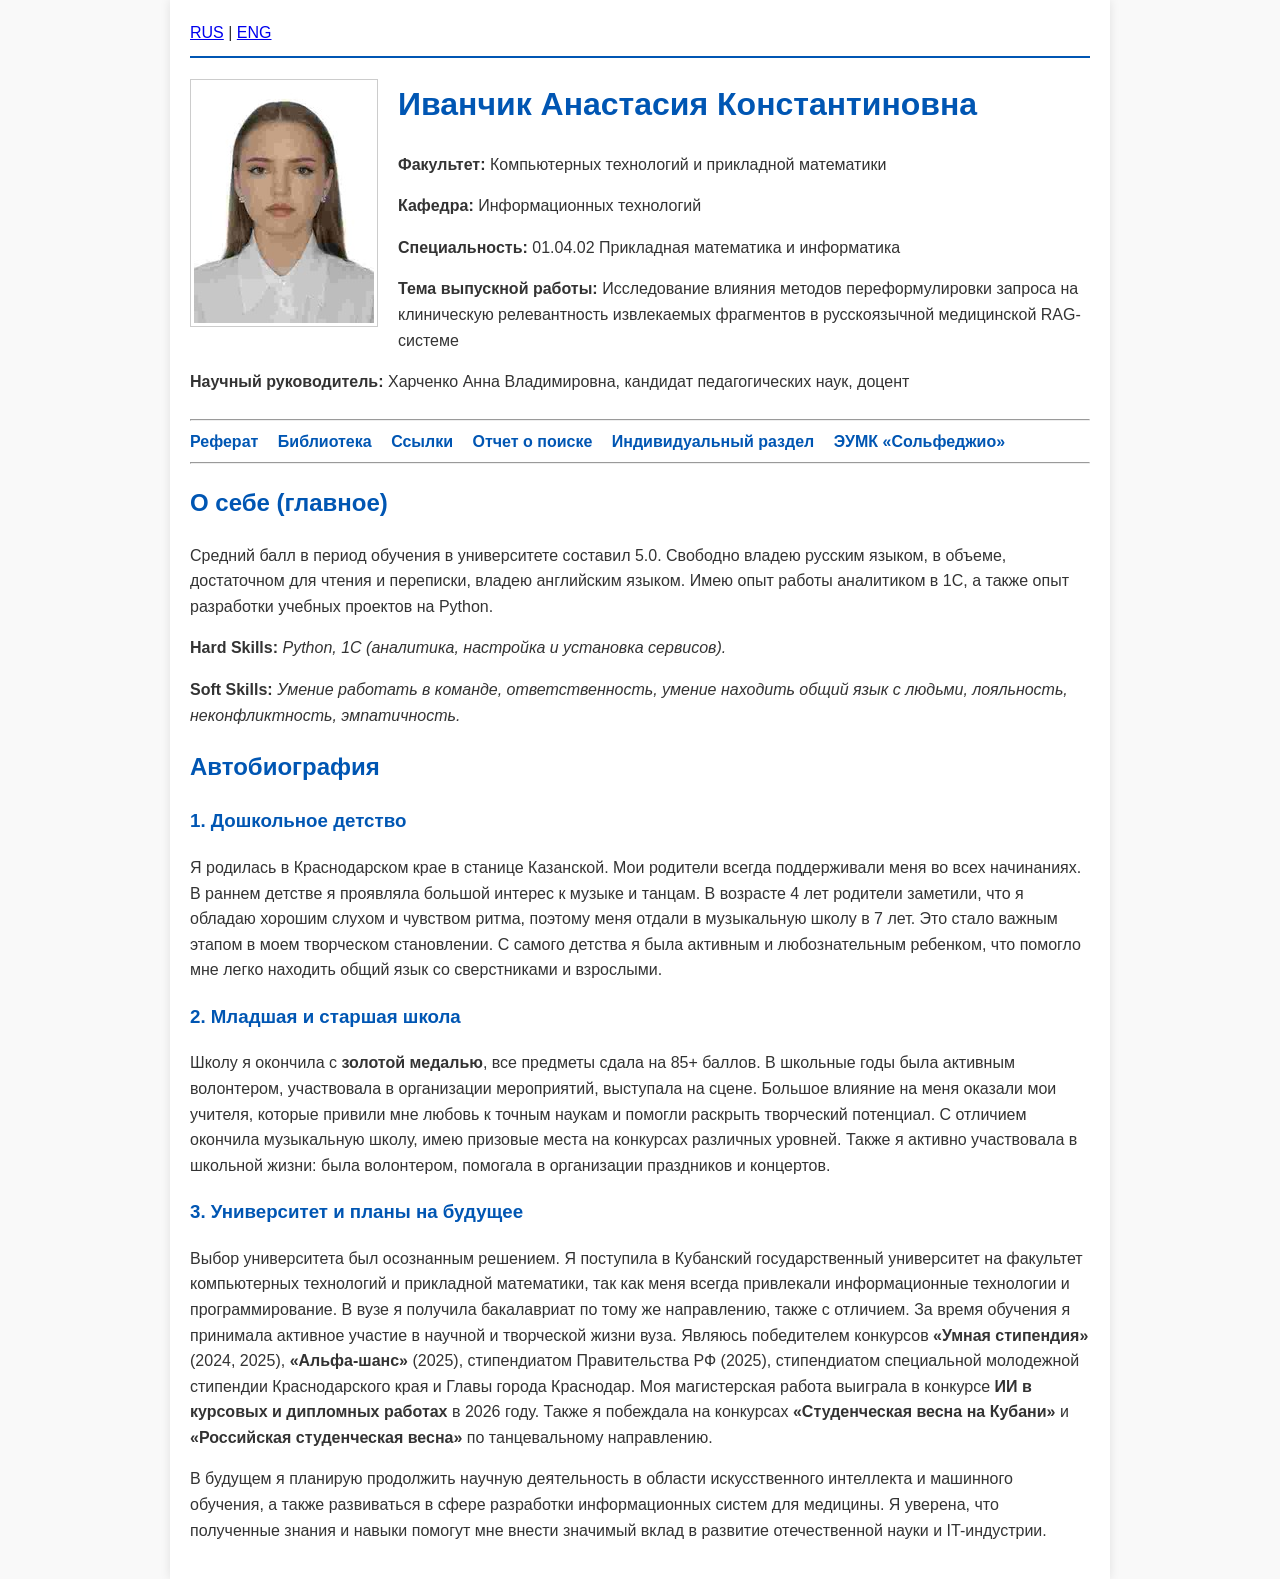
<file: index.htm>
<!DOCTYPE html>
<html lang="ru">
<head>
    <meta charset="UTF-8">
    <title>Магистр КубГУ Иванчик Анастасия Константиновна</title>
    <link rel="stylesheet" href="master_style.css">
</head>
<body>
<div class="container">
    <header><a href="index.htm">RUS</a> | <a href="indexe.htm">ENG</a></header>
    <main>
        <div class="photo-block">
            <a href="ivanchik_big.jpg">
                <img src="photo.jpg" alt="Магистр КубГУ Иванчик Анастасия Константиновна" style="width: 180px; height: auto;">
            </a>
        </div>
        <h1>Иванчик Анастасия Константиновна</h1>
        <p><strong>Факультет:</strong> Компьютерных технологий и прикладной математики</p>
        <p><strong>Кафедра:</strong> Информационных технологий</p>
        <p><strong>Специальность:</strong> 01.04.02 Прикладная математика и информатика</p>
        <p><strong>Тема выпускной работы:</strong> Исследование влияния методов переформулировки запроса на клиническую релевантность извлекаемых фрагментов в русскоязычной медицинской RAG-системе</p>
        <p><strong>Научный руководитель:</strong> Харченко Анна Владимировна, кандидат педагогических наук, доцент</p>
        
        <div class="clear"></div>
        <hr>
        <nav>
            <a href="diss/index.htm">Реферат</a>
            <a href="library/index.htm">Библиотека</a>
            <a href="links/index.htm">Ссылки</a>
            <a href="links/zvit.htm">Отчет о поиске</a>
            <a href="ind/index.htm">Индивидуальный раздел</a>
            <a href="https://kopanetskayaanastasia.github.io/solfeggio_eumk/index.htm" target="_blank">ЭУМК «Сольфеджио»</a>
        </nav>
        <hr>

        <h2>О себе (главное)</h2>
        <p>Средний балл в период обучения в университете составил 5.0. Свободно владею русским языком, в объеме, достаточном для чтения и переписки, владею английским языком. Имею опыт работы аналитиком в 1С, а также опыт разработки учебных проектов на Python.</p>
        <p><strong>Hard Skills:</strong> <em>Python, 1С (аналитика, настройка и установка сервисов).</em></p>
        <p><strong>Soft Skills:</strong> <em>Умение работать в команде, ответственность, умение находить общий язык с людьми, лояльность, неконфликтность, эмпатичность.</em></p>
        
        <h2>Автобиография</h2>
        
        <h3>1. Дошкольное детство</h3>
        <p>Я родилась в Краснодарском крае в станице Казанской. Мои родители всегда поддерживали меня во всех начинаниях. В раннем детстве я проявляла большой интерес к музыке и танцам. В возрасте 4 лет родители заметили, что я обладаю хорошим слухом и чувством ритма, поэтому меня отдали в музыкальную школу в 7 лет. Это стало важным этапом в моем творческом становлении. С самого детства я была активным и любознательным ребенком, что помогло мне легко находить общий язык со сверстниками и взрослыми.</p>

        <h3>2. Младшая и старшая школа</h3>
        <p>Школу я окончила с <strong>золотой медалью</strong>, все предметы сдала на 85+ баллов. В школьные годы была активным волонтером, участвовала в организации мероприятий, выступала на сцене. Большое влияние на меня оказали мои учителя, которые привили мне любовь к точным наукам и помогли раскрыть творческий потенциал. С отличием окончила музыкальную школу, имею призовые места на конкурсах различных уровней. Также я активно участвовала в школьной жизни: была волонтером, помогала в организации праздников и концертов.</p>

        <h3>3. Университет и планы на будущее</h3>
        <p>Выбор университета был осознанным решением. Я поступила в Кубанский государственный университет на факультет компьютерных технологий и прикладной математики, так как меня всегда привлекали информационные технологии и программирование. В вузе я получила бакалавриат по тому же направлению, также с отличием. За время обучения я принимала активное участие в научной и творческой жизни вуза. Являюсь победителем конкурсов <strong>«Умная стипендия»</strong> (2024, 2025), <strong>«Альфа-шанс»</strong> (2025), стипендиатом Правительства РФ (2025), стипендиатом специальной молодежной стипендии Краснодарского края и Главы города Краснодар. Моя магистерская работа выиграла в конкурсе <strong>ИИ в курсовых и дипломных работах</strong> в 2026 году. Также я побеждала на конкурсах <strong>«Студенческая весна на Кубани»</strong> и <strong>«Российская студенческая весна»</strong> по танцевальному направлению.</p>
        <p>В будущем я планирую продолжить научную деятельность в области искусственного интеллекта и машинного обучения, а также развиваться в сфере разработки информационных систем для медицины. Я уверена, что полученные знания и навыки помогут мне внести значимый вклад в развитие отечественной науки и IT-индустрии.</p>
    </main>
</div>
</body>
</html>
</file>
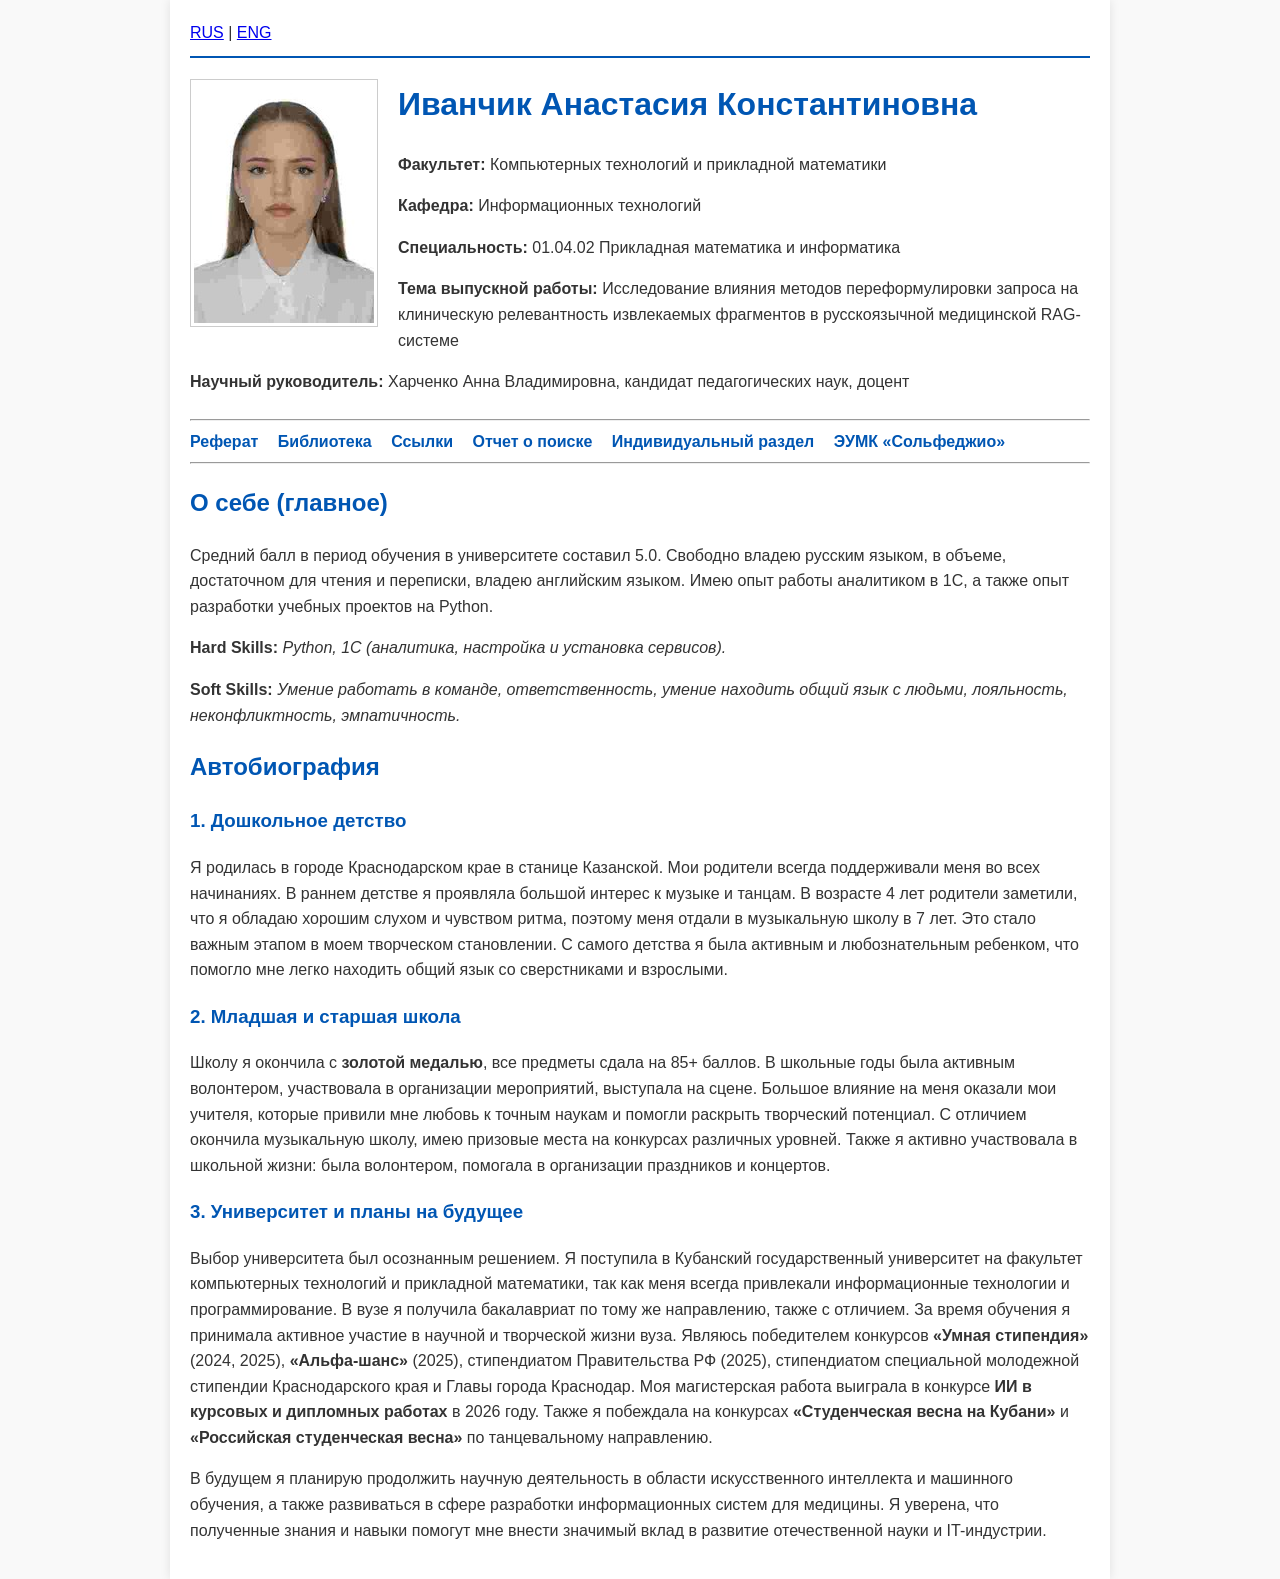
<file: index.html>
<!DOCTYPE html>
<html lang="ru">
<head>
    <meta charset="UTF-8">
    <title>Магистр КубГУ Иванчик Анастасия Константиновна</title>
    <link rel="stylesheet" href="master_style.css">
</head>
<body>
<div class="container">
    <header><a href="index.htm">RUS</a> | <a href="indexe.htm">ENG</a></header>
    <main>
        <div class="photo-block">
            <a href="ivanchik_big.jpg">
                <img src="photo.jpg" alt="Магистр КубГУ Иванчик Анастасия Константиновна" style="width: 180px; height: auto;">
            </a>
        </div>
        <h1>Иванчик Анастасия Константиновна</h1>
        <p><strong>Факультет:</strong> Компьютерных технологий и прикладной математики</p>
        <p><strong>Кафедра:</strong> Информационных технологий</p>
        <p><strong>Специальность:</strong> 01.04.02 Прикладная математика и информатика</p>
        <p><strong>Тема выпускной работы:</strong> Исследование влияния методов переформулировки запроса на клиническую релевантность извлекаемых фрагментов в русскоязычной медицинской RAG-системе</p>
        <p><strong>Научный руководитель:</strong> Харченко Анна Владимировна, кандидат педагогических наук, доцент</p>
        
        <div class="clear"></div>
        <hr>
        <nav>
            <a href="diss/index.htm">Реферат</a>
            <a href="library/index.htm">Библиотека</a>
            <a href="links/index.htm">Ссылки</a>
            <a href="links/zvit.htm">Отчет о поиске</a>
            <a href="ind/index.htm">Индивидуальный раздел</a>
            <a href="https://kopanetskayaanastasia.github.io/solfeggio_eumk/index.htm" target="_blank">ЭУМК «Сольфеджио»</a>
        </nav>
        <hr>

        <h2>О себе (главное)</h2>
        <p>Средний балл в период обучения в университете составил 5.0. Свободно владею русским языком, в объеме, достаточном для чтения и переписки, владею английским языком. Имею опыт работы аналитиком в 1С, а также опыт разработки учебных проектов на Python.</p>
        <p><strong>Hard Skills:</strong> <em>Python, 1С (аналитика, настройка и установка сервисов).</em></p>
        <p><strong>Soft Skills:</strong> <em>Умение работать в команде, ответственность, умение находить общий язык с людьми, лояльность, неконфликтность, эмпатичность.</em></p>
        
        <h2>Автобиография</h2>
        
        <h3>1. Дошкольное детство</h3>
        <p>Я родилась в городе Краснодарском крае в станице Казанской. Мои родители всегда поддерживали меня во всех начинаниях. В раннем детстве я проявляла большой интерес к музыке и танцам. В возрасте 4 лет родители заметили, что я обладаю хорошим слухом и чувством ритма, поэтому меня отдали в музыкальную школу в 7 лет. Это стало важным этапом в моем творческом становлении. С самого детства я была активным и любознательным ребенком, что помогло мне легко находить общий язык со сверстниками и взрослыми.</p>

        <h3>2. Младшая и старшая школа</h3>
        <p>Школу я окончила с <strong>золотой медалью</strong>, все предметы сдала на 85+ баллов. В школьные годы была активным волонтером, участвовала в организации мероприятий, выступала на сцене. Большое влияние на меня оказали мои учителя, которые привили мне любовь к точным наукам и помогли раскрыть творческий потенциал. С отличием окончила музыкальную школу, имею призовые места на конкурсах различных уровней. Также я активно участвовала в школьной жизни: была волонтером, помогала в организации праздников и концертов.</p>

        <h3>3. Университет и планы на будущее</h3>
        <p>Выбор университета был осознанным решением. Я поступила в Кубанский государственный университет на факультет компьютерных технологий и прикладной математики, так как меня всегда привлекали информационные технологии и программирование. В вузе я получила бакалавриат по тому же направлению, также с отличием. За время обучения я принимала активное участие в научной и творческой жизни вуза. Являюсь победителем конкурсов <strong>«Умная стипендия»</strong> (2024, 2025), <strong>«Альфа-шанс»</strong> (2025), стипендиатом Правительства РФ (2025), стипендиатом специальной молодежной стипендии Краснодарского края и Главы города Краснодар. Моя магистерская работа выиграла в конкурсе <strong>ИИ в курсовых и дипломных работах</strong> в 2026 году. Также я побеждала на конкурсах <strong>«Студенческая весна на Кубани»</strong> и <strong>«Российская студенческая весна»</strong> по танцевальному направлению.</p>
        <p>В будущем я планирую продолжить научную деятельность в области искусственного интеллекта и машинного обучения, а также развиваться в сфере разработки информационных систем для медицины. Я уверена, что полученные знания и навыки помогут мне внести значимый вклад в развитие отечественной науки и IT-индустрии.</p>
    </main>
</div>
</body>
</html>
</file>
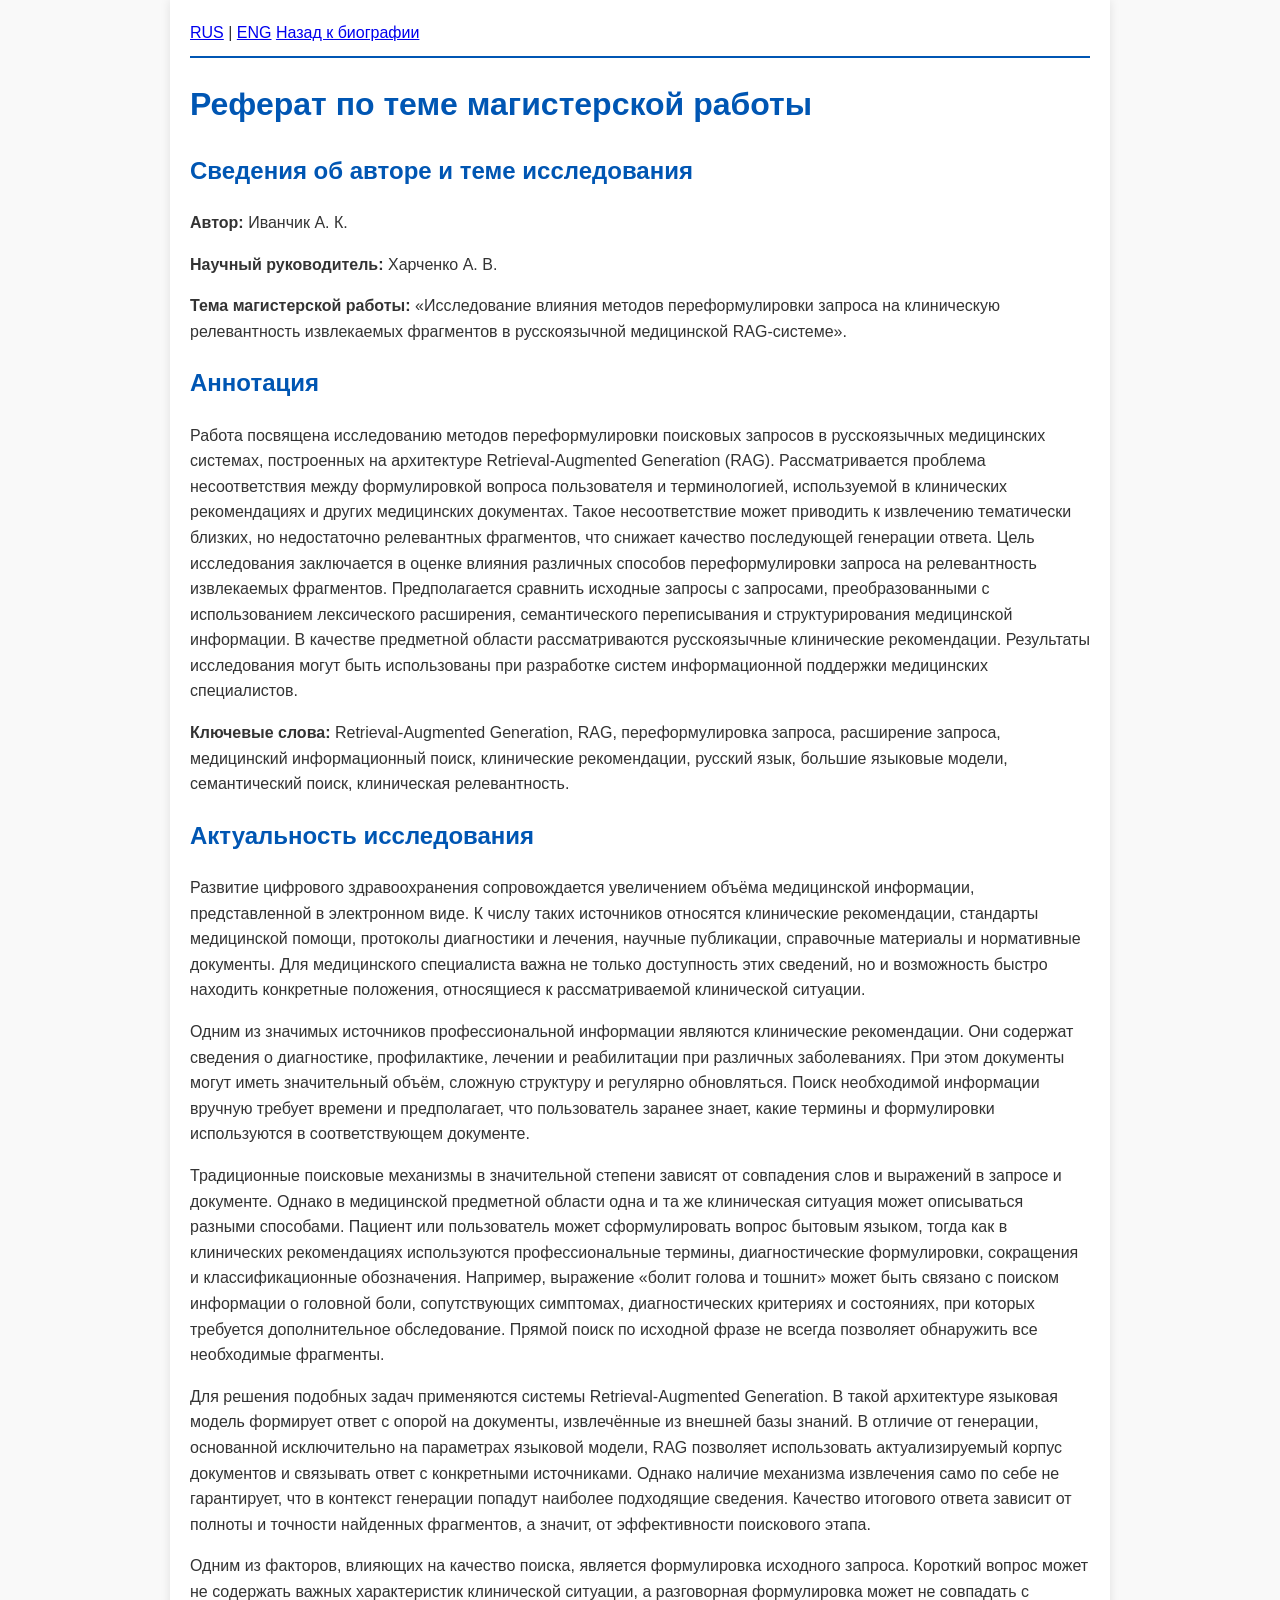
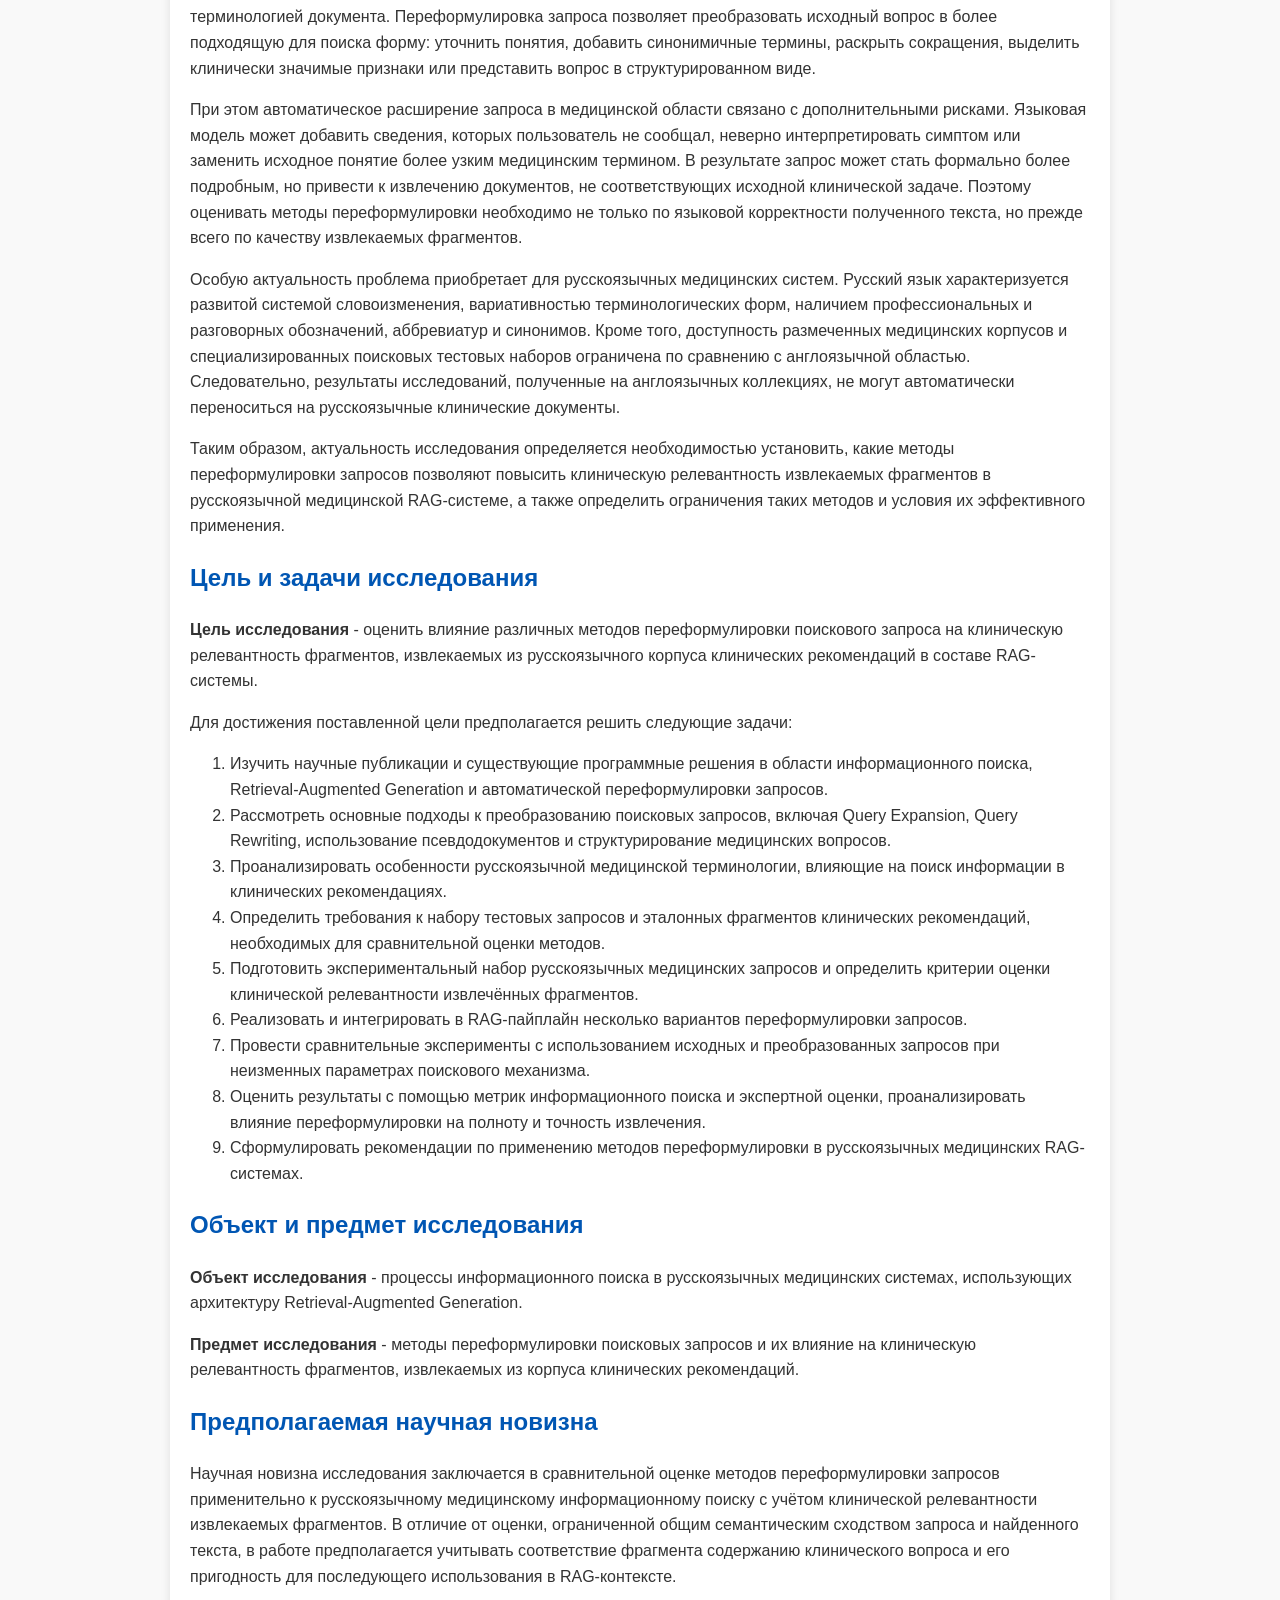
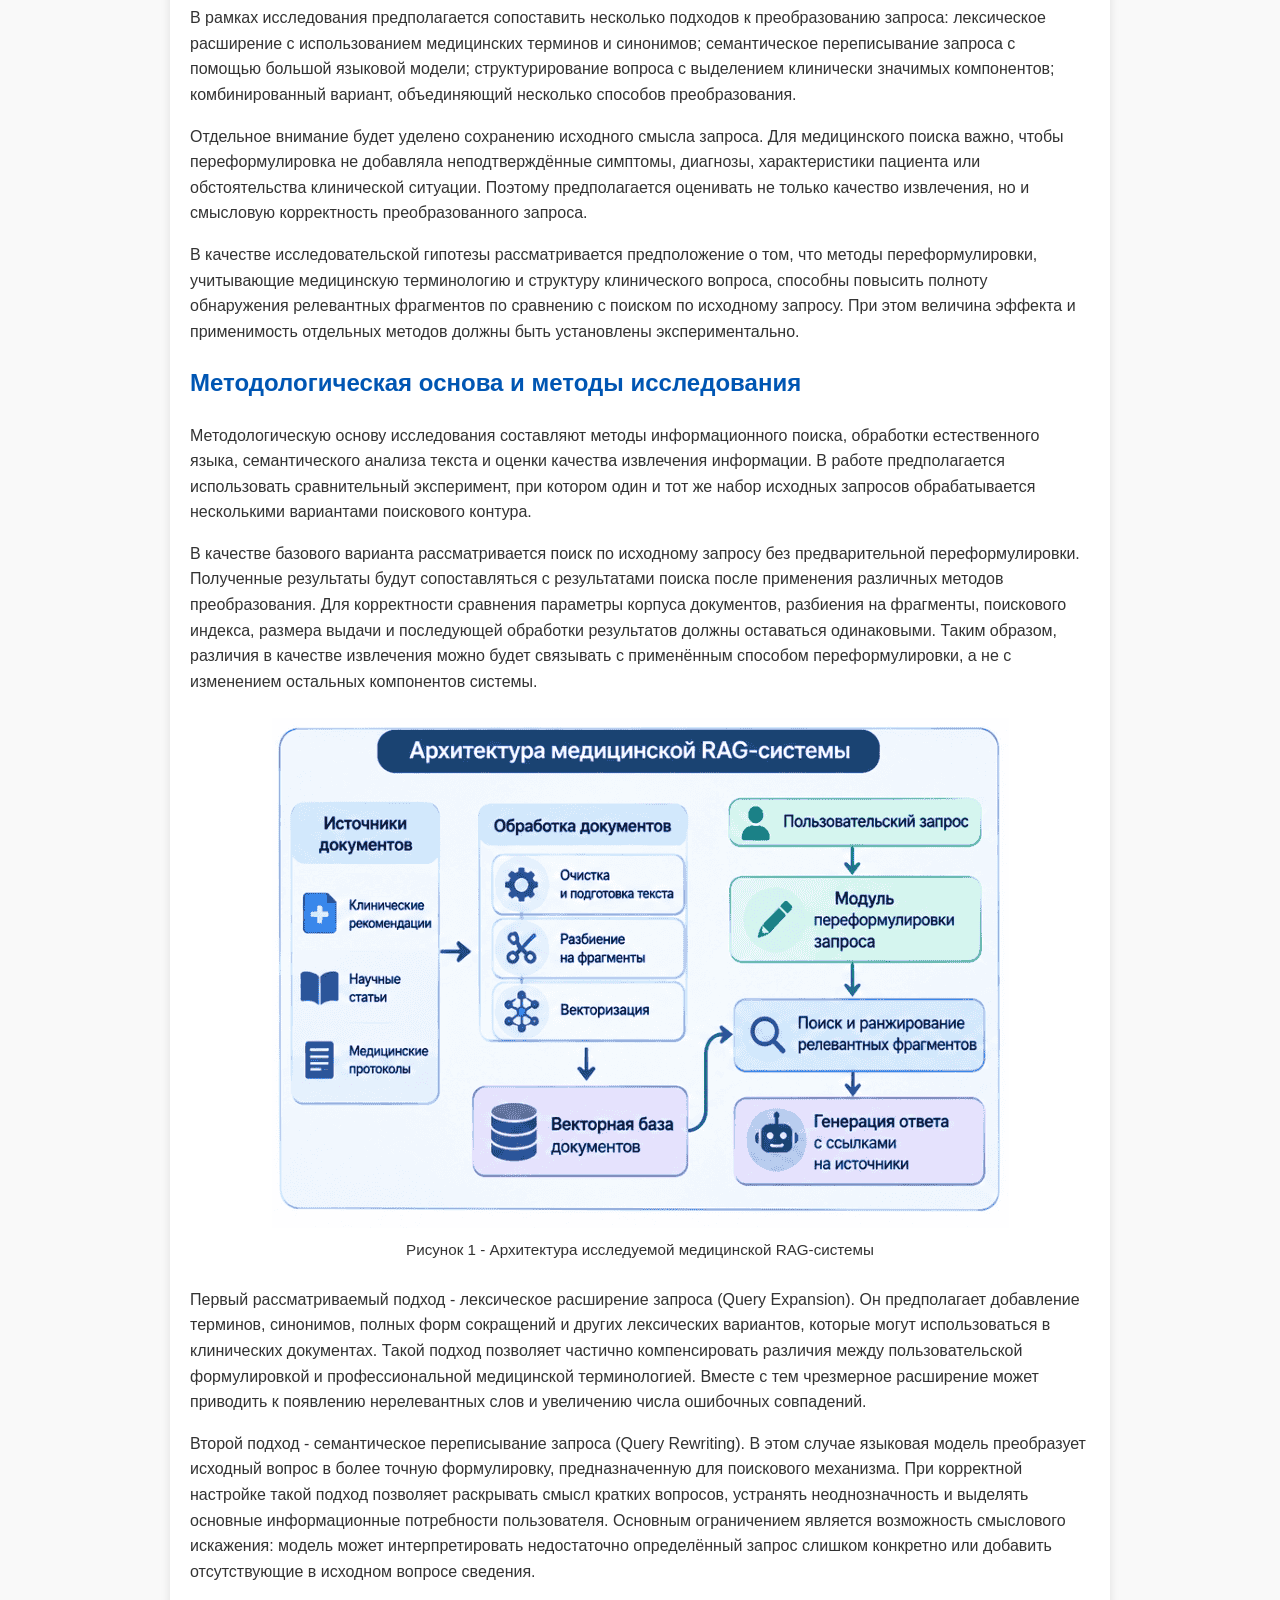
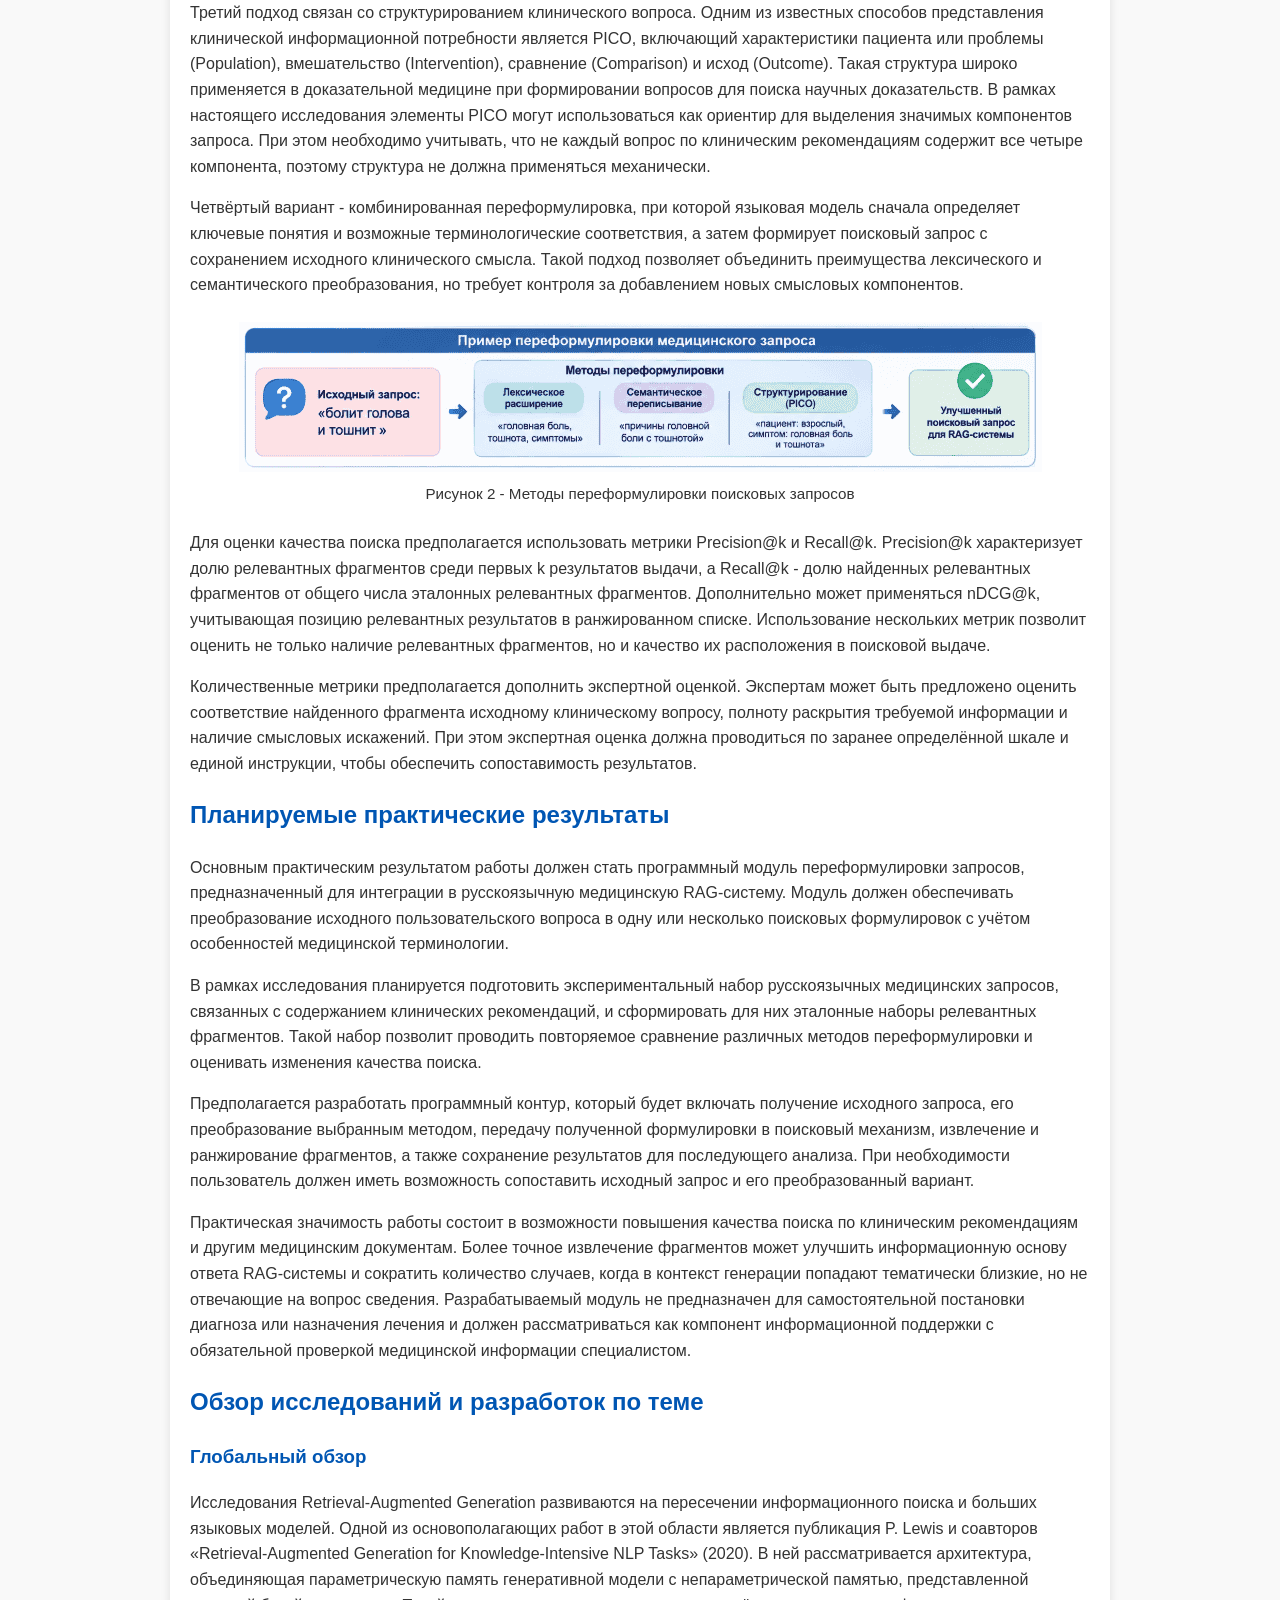
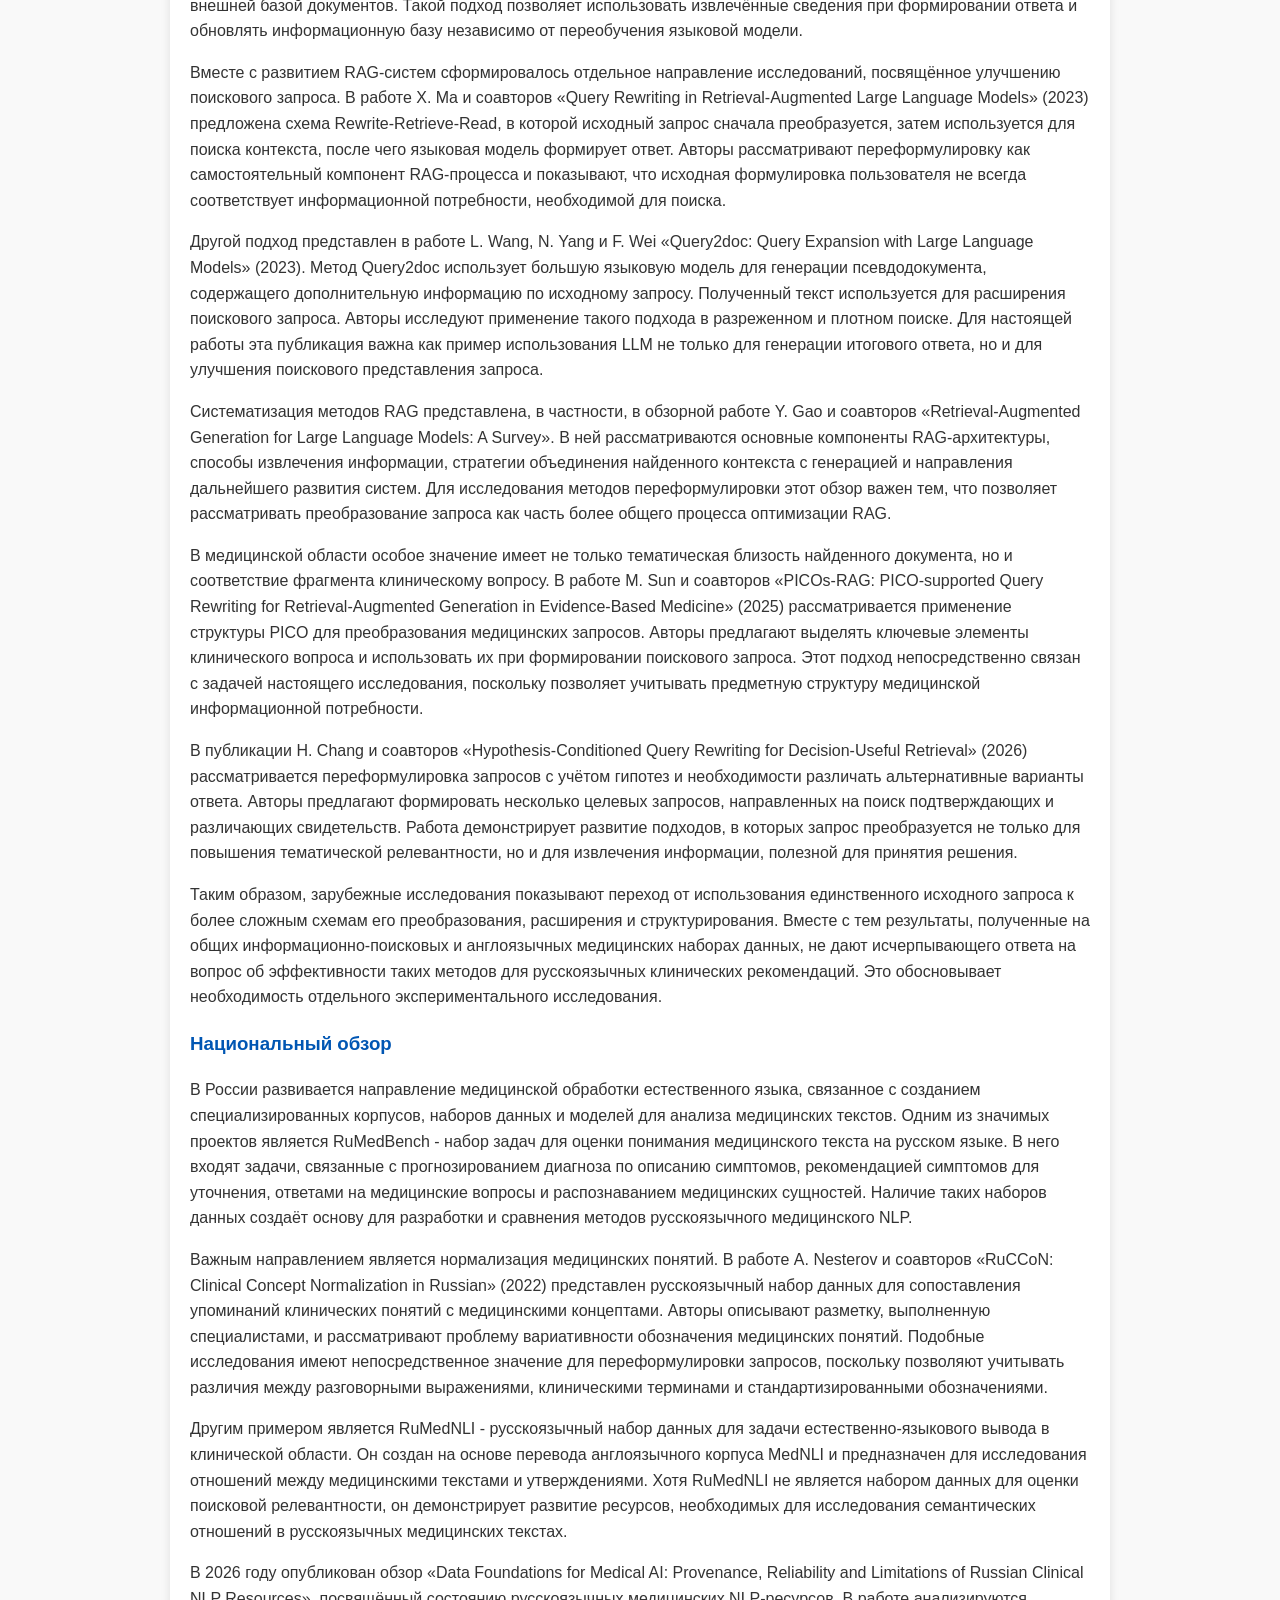
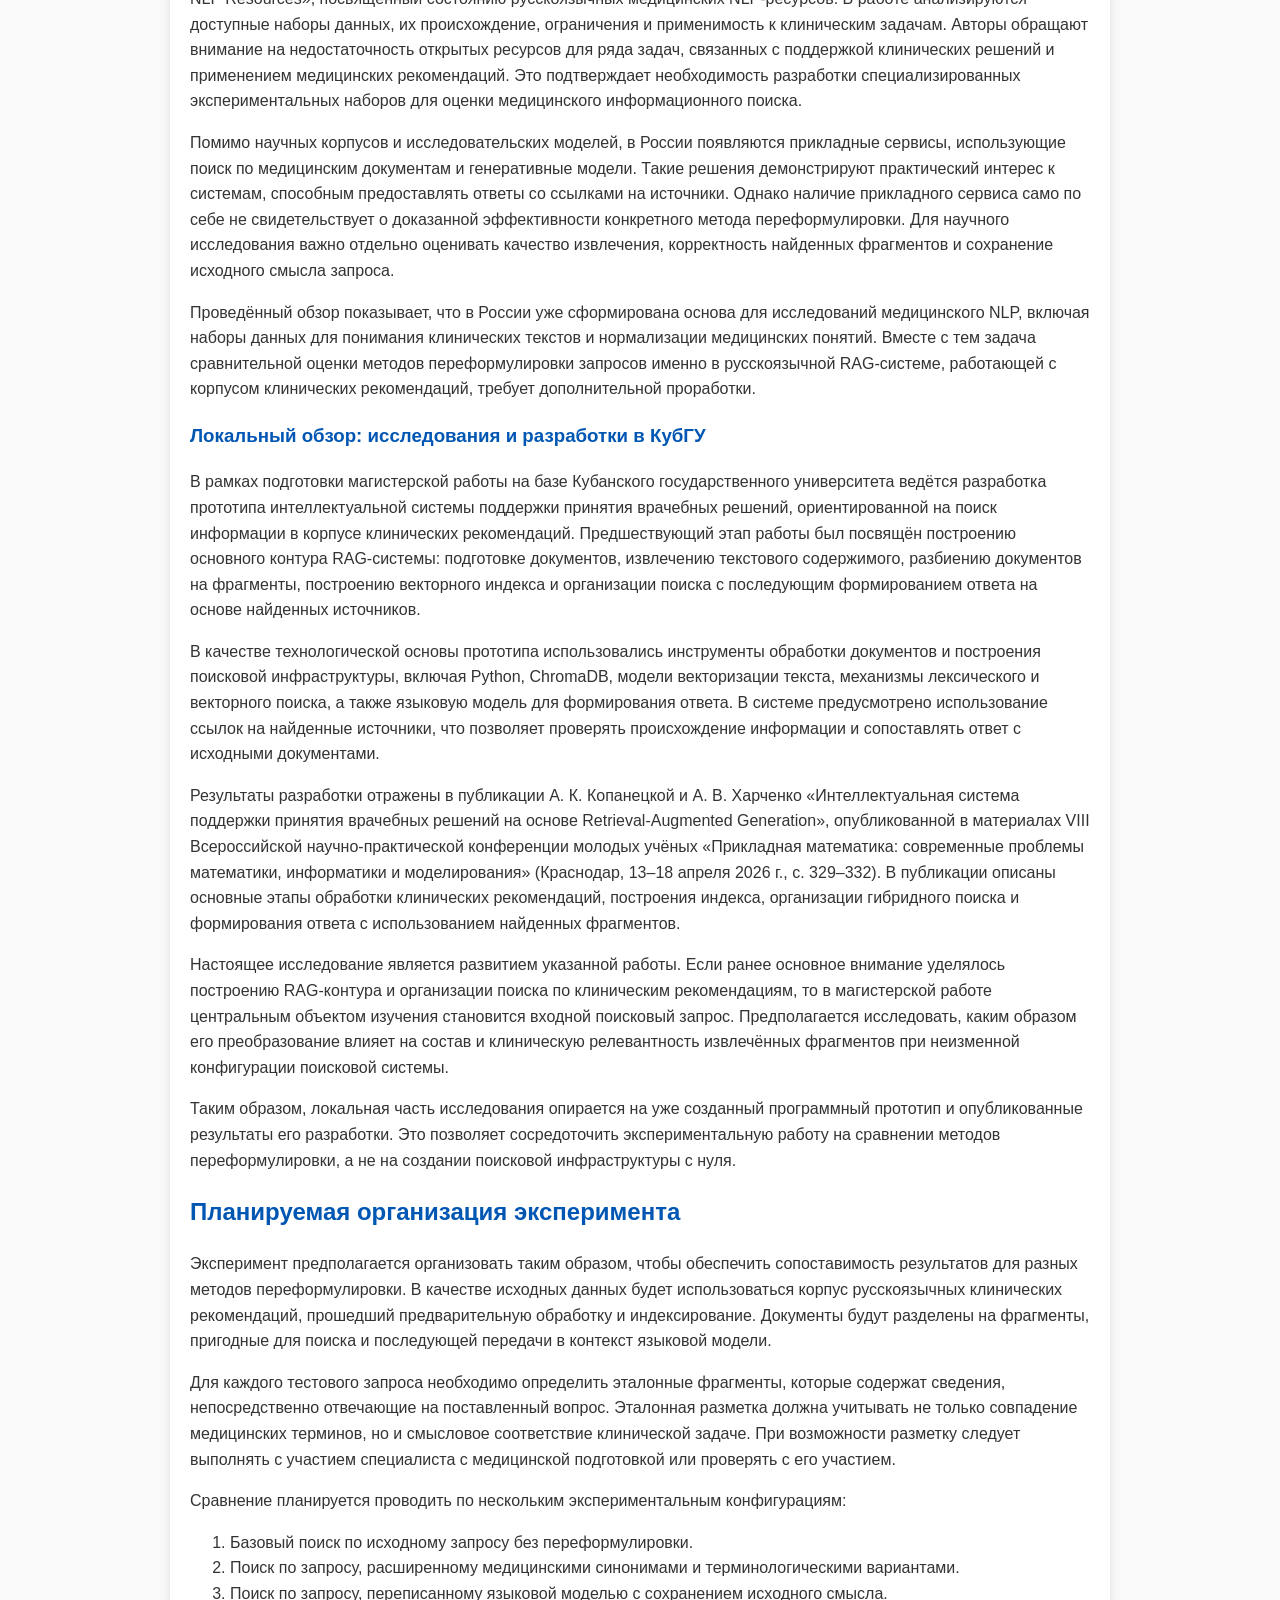
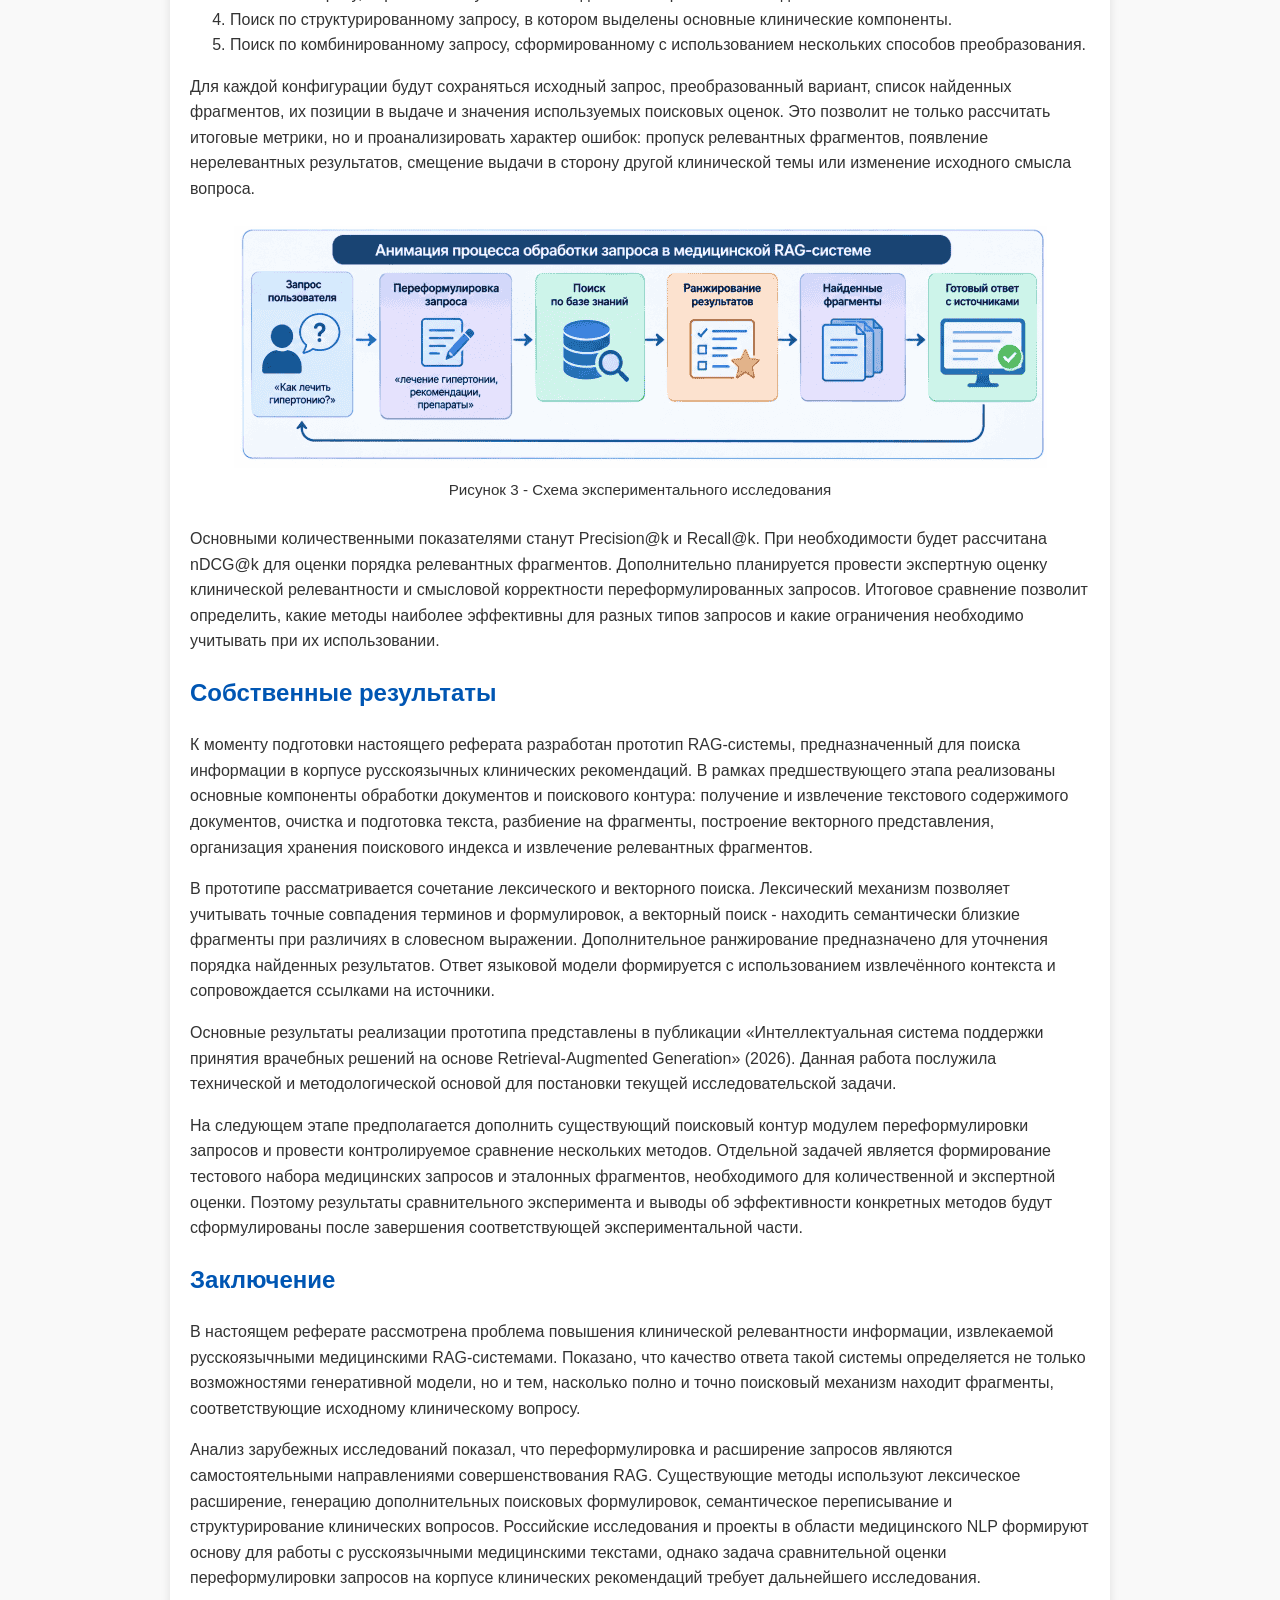
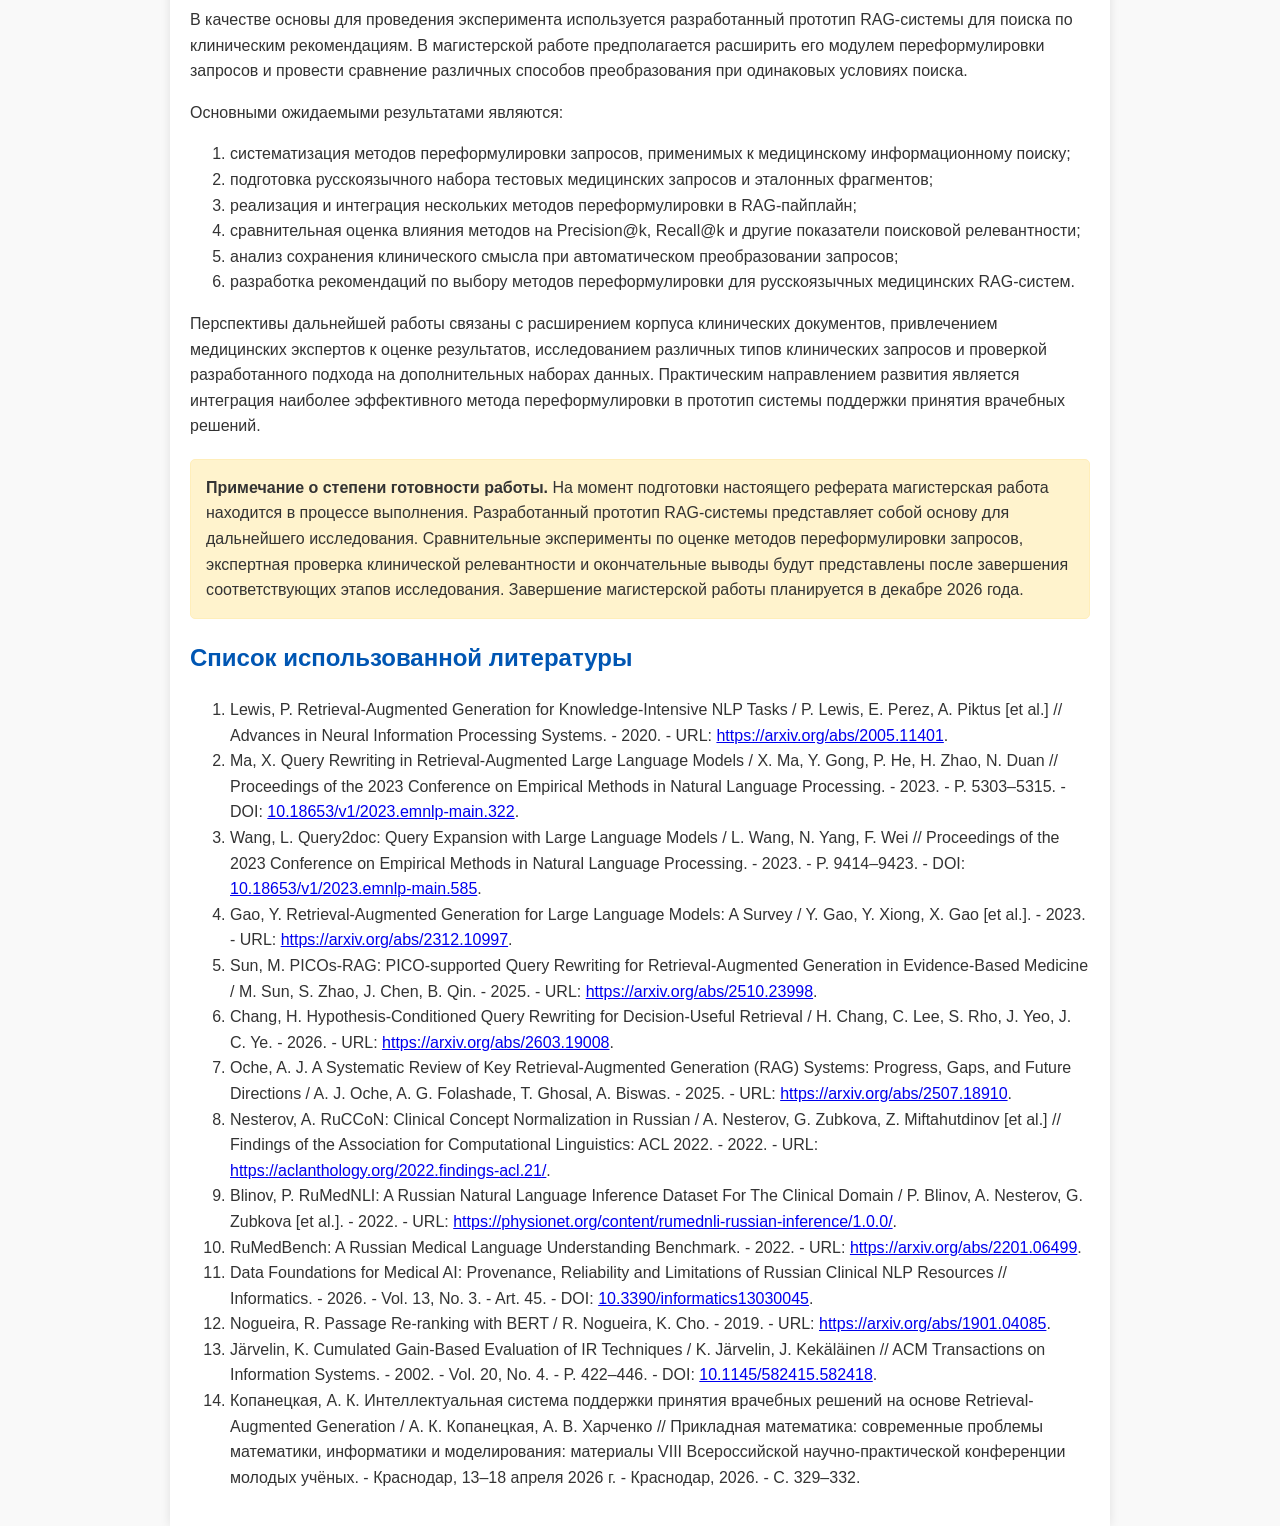
<file: diss/index.htm>
<!DOCTYPE html>
<html lang="ru">
<head>
    <meta charset="UTF-8">
    <title>Автореферат Иванчик АК Методы переформулировки запроса в медицинской RAG-системе</title>
    <link rel="stylesheet" href="../master_style.css">
    <style>
.research-figure {
    margin: 24px auto;
    text-align: center;
}

.research-figure img {
    display: block;
    max-width: 95%;
    max-height: 650px;
    width: auto;
    height: auto;
    margin: 0 auto;
}

.research-figure figcaption {
    margin-top: 10px;
    font-size: 0.95em;
    text-align: center;
}
</style>
</head>
<body>
<div class="container">
    <header>
        <a href="index.htm">RUS</a> | <a href="indexe.htm">ENG</a>
        <a href="../index.htm">Назад к биографии</a>
    </header>
   <main>
    <h1>Реферат по теме магистерской работы</h1>

    <h2>Сведения об авторе и теме исследования</h2>
    <p><strong>Автор:</strong> Иванчик А. К.</p>
    <p><strong>Научный руководитель:</strong> Харченко А. В.</p>
    <p><strong>Тема магистерской работы:</strong> «Исследование влияния методов переформулировки запроса на клиническую релевантность извлекаемых фрагментов в русскоязычной медицинской RAG-системе».</p>

    <h2>Аннотация</h2>
    <p>Работа посвящена исследованию методов переформулировки поисковых запросов в русскоязычных медицинских системах, построенных на архитектуре Retrieval-Augmented Generation (RAG). Рассматривается проблема несоответствия между формулировкой вопроса пользователя и терминологией, используемой в клинических рекомендациях и других медицинских документах. Такое несоответствие может приводить к извлечению тематически близких, но недостаточно релевантных фрагментов, что снижает качество последующей генерации ответа. Цель исследования заключается в оценке влияния различных способов переформулировки запроса на релевантность извлекаемых фрагментов. Предполагается сравнить исходные запросы с запросами, преобразованными с использованием лексического расширения, семантического переписывания и структурирования медицинской информации. В качестве предметной области рассматриваются русскоязычные клинические рекомендации. Результаты исследования могут быть использованы при разработке систем информационной поддержки медицинских специалистов.</p>

    <p><strong>Ключевые слова:</strong> Retrieval-Augmented Generation, RAG, переформулировка запроса, расширение запроса, медицинский информационный поиск, клинические рекомендации, русский язык, большие языковые модели, семантический поиск, клиническая релевантность.</p>

    <h2>Актуальность исследования</h2>

    <p>Развитие цифрового здравоохранения сопровождается увеличением объёма медицинской информации, представленной в электронном виде. К числу таких источников относятся клинические рекомендации, стандарты медицинской помощи, протоколы диагностики и лечения, научные публикации, справочные материалы и нормативные документы. Для медицинского специалиста важна не только доступность этих сведений, но и возможность быстро находить конкретные положения, относящиеся к рассматриваемой клинической ситуации.</p>

    <p>Одним из значимых источников профессиональной информации являются клинические рекомендации. Они содержат сведения о диагностике, профилактике, лечении и реабилитации при различных заболеваниях. При этом документы могут иметь значительный объём, сложную структуру и регулярно обновляться. Поиск необходимой информации вручную требует времени и предполагает, что пользователь заранее знает, какие термины и формулировки используются в соответствующем документе.</p>

    <p>Традиционные поисковые механизмы в значительной степени зависят от совпадения слов и выражений в запросе и документе. Однако в медицинской предметной области одна и та же клиническая ситуация может описываться разными способами. Пациент или пользователь может сформулировать вопрос бытовым языком, тогда как в клинических рекомендациях используются профессиональные термины, диагностические формулировки, сокращения и классификационные обозначения. Например, выражение «болит голова и тошнит» может быть связано с поиском информации о головной боли, сопутствующих симптомах, диагностических критериях и состояниях, при которых требуется дополнительное обследование. Прямой поиск по исходной фразе не всегда позволяет обнаружить все необходимые фрагменты.</p>

    <p>Для решения подобных задач применяются системы Retrieval-Augmented Generation. В такой архитектуре языковая модель формирует ответ с опорой на документы, извлечённые из внешней базы знаний. В отличие от генерации, основанной исключительно на параметрах языковой модели, RAG позволяет использовать актуализируемый корпус документов и связывать ответ с конкретными источниками. Однако наличие механизма извлечения само по себе не гарантирует, что в контекст генерации попадут наиболее подходящие сведения. Качество итогового ответа зависит от полноты и точности найденных фрагментов, а значит, от эффективности поискового этапа.</p>

    <p>Одним из факторов, влияющих на качество поиска, является формулировка исходного запроса. Короткий вопрос может не содержать важных характеристик клинической ситуации, а разговорная формулировка может не совпадать с терминологией документа. Переформулировка запроса позволяет преобразовать исходный вопрос в более подходящую для поиска форму: уточнить понятия, добавить синонимичные термины, раскрыть сокращения, выделить клинически значимые признаки или представить вопрос в структурированном виде.</p>

    <p>При этом автоматическое расширение запроса в медицинской области связано с дополнительными рисками. Языковая модель может добавить сведения, которых пользователь не сообщал, неверно интерпретировать симптом или заменить исходное понятие более узким медицинским термином. В результате запрос может стать формально более подробным, но привести к извлечению документов, не соответствующих исходной клинической задаче. Поэтому оценивать методы переформулировки необходимо не только по языковой корректности полученного текста, но прежде всего по качеству извлекаемых фрагментов.</p>

    <p>Особую актуальность проблема приобретает для русскоязычных медицинских систем. Русский язык характеризуется развитой системой словоизменения, вариативностью терминологических форм, наличием профессиональных и разговорных обозначений, аббревиатур и синонимов. Кроме того, доступность размеченных медицинских корпусов и специализированных поисковых тестовых наборов ограничена по сравнению с англоязычной областью. Следовательно, результаты исследований, полученные на англоязычных коллекциях, не могут автоматически переноситься на русскоязычные клинические документы.</p>

    <p>Таким образом, актуальность исследования определяется необходимостью установить, какие методы переформулировки запросов позволяют повысить клиническую релевантность извлекаемых фрагментов в русскоязычной медицинской RAG-системе, а также определить ограничения таких методов и условия их эффективного применения.</p>

    <h2>Цель и задачи исследования</h2>

    <p><strong>Цель исследования</strong> - оценить влияние различных методов переформулировки поискового запроса на клиническую релевантность фрагментов, извлекаемых из русскоязычного корпуса клинических рекомендаций в составе RAG-системы.</p>

    <p>Для достижения поставленной цели предполагается решить следующие задачи:</p>
    <ol>
        <li>Изучить научные публикации и существующие программные решения в области информационного поиска, Retrieval-Augmented Generation и автоматической переформулировки запросов.</li>
        <li>Рассмотреть основные подходы к преобразованию поисковых запросов, включая Query Expansion, Query Rewriting, использование псевдодокументов и структурирование медицинских вопросов.</li>
        <li>Проанализировать особенности русскоязычной медицинской терминологии, влияющие на поиск информации в клинических рекомендациях.</li>
        <li>Определить требования к набору тестовых запросов и эталонных фрагментов клинических рекомендаций, необходимых для сравнительной оценки методов.</li>
        <li>Подготовить экспериментальный набор русскоязычных медицинских запросов и определить критерии оценки клинической релевантности извлечённых фрагментов.</li>
        <li>Реализовать и интегрировать в RAG-пайплайн несколько вариантов переформулировки запросов.</li>
        <li>Провести сравнительные эксперименты с использованием исходных и преобразованных запросов при неизменных параметрах поискового механизма.</li>
        <li>Оценить результаты с помощью метрик информационного поиска и экспертной оценки, проанализировать влияние переформулировки на полноту и точность извлечения.</li>
        <li>Сформулировать рекомендации по применению методов переформулировки в русскоязычных медицинских RAG-системах.</li>
    </ol>

    <h2>Объект и предмет исследования</h2>

    <p><strong>Объект исследования</strong> - процессы информационного поиска в русскоязычных медицинских системах, использующих архитектуру Retrieval-Augmented Generation.</p>

    <p><strong>Предмет исследования</strong> - методы переформулировки поисковых запросов и их влияние на клиническую релевантность фрагментов, извлекаемых из корпуса клинических рекомендаций.</p>

    <h2>Предполагаемая научная новизна</h2>

    <p>Научная новизна исследования заключается в сравнительной оценке методов переформулировки запросов применительно к русскоязычному медицинскому информационному поиску с учётом клинической релевантности извлекаемых фрагментов. В отличие от оценки, ограниченной общим семантическим сходством запроса и найденного текста, в работе предполагается учитывать соответствие фрагмента содержанию клинического вопроса и его пригодность для последующего использования в RAG-контексте.</p>

    <p>В рамках исследования предполагается сопоставить несколько подходов к преобразованию запроса: лексическое расширение с использованием медицинских терминов и синонимов; семантическое переписывание запроса с помощью большой языковой модели; структурирование вопроса с выделением клинически значимых компонентов; комбинированный вариант, объединяющий несколько способов преобразования.</p>

    <p>Отдельное внимание будет уделено сохранению исходного смысла запроса. Для медицинского поиска важно, чтобы переформулировка не добавляла неподтверждённые симптомы, диагнозы, характеристики пациента или обстоятельства клинической ситуации. Поэтому предполагается оценивать не только качество извлечения, но и смысловую корректность преобразованного запроса.</p>

    <p>В качестве исследовательской гипотезы рассматривается предположение о том, что методы переформулировки, учитывающие медицинскую терминологию и структуру клинического вопроса, способны повысить полноту обнаружения релевантных фрагментов по сравнению с поиском по исходному запросу. При этом величина эффекта и применимость отдельных методов должны быть установлены экспериментально.</p>

    <h2>Методологическая основа и методы исследования</h2>

    <p>Методологическую основу исследования составляют методы информационного поиска, обработки естественного языка, семантического анализа текста и оценки качества извлечения информации. В работе предполагается использовать сравнительный эксперимент, при котором один и тот же набор исходных запросов обрабатывается несколькими вариантами поискового контура.</p>

    <p>В качестве базового варианта рассматривается поиск по исходному запросу без предварительной переформулировки. Полученные результаты будут сопоставляться с результатами поиска после применения различных методов преобразования. Для корректности сравнения параметры корпуса документов, разбиения на фрагменты, поискового индекса, размера выдачи и последующей обработки результатов должны оставаться одинаковыми. Таким образом, различия в качестве извлечения можно будет связывать с применённым способом переформулировки, а не с изменением остальных компонентов системы.</p>

    <figure class="research-figure">
    <img src="scheme_rag.png"
         alt="Архитектура русскоязычной медицинской RAG-системы с выделением модуля переформулировки запроса">
    <figcaption>
        Рисунок 1 - Архитектура исследуемой медицинской RAG-системы
    </figcaption>
</figure>

    <p>Первый рассматриваемый подход - лексическое расширение запроса (Query Expansion). Он предполагает добавление терминов, синонимов, полных форм сокращений и других лексических вариантов, которые могут использоваться в клинических документах. Такой подход позволяет частично компенсировать различия между пользовательской формулировкой и профессиональной медицинской терминологией. Вместе с тем чрезмерное расширение может приводить к появлению нерелевантных слов и увеличению числа ошибочных совпадений.</p>

    <p>Второй подход - семантическое переписывание запроса (Query Rewriting). В этом случае языковая модель преобразует исходный вопрос в более точную формулировку, предназначенную для поискового механизма. При корректной настройке такой подход позволяет раскрывать смысл кратких вопросов, устранять неоднозначность и выделять основные информационные потребности пользователя. Основным ограничением является возможность смыслового искажения: модель может интерпретировать недостаточно определённый запрос слишком конкретно или добавить отсутствующие в исходном вопросе сведения.</p>

    <p>Третий подход связан со структурированием клинического вопроса. Одним из известных способов представления клинической информационной потребности является PICO, включающий характеристики пациента или проблемы (Population), вмешательство (Intervention), сравнение (Comparison) и исход (Outcome). Такая структура широко применяется в доказательной медицине при формировании вопросов для поиска научных доказательств. В рамках настоящего исследования элементы PICO могут использоваться как ориентир для выделения значимых компонентов запроса. При этом необходимо учитывать, что не каждый вопрос по клиническим рекомендациям содержит все четыре компонента, поэтому структура не должна применяться механически.</p>

    <p>Четвёртый вариант - комбинированная переформулировка, при которой языковая модель сначала определяет ключевые понятия и возможные терминологические соответствия, а затем формирует поисковый запрос с сохранением исходного клинического смысла. Такой подход позволяет объединить преимущества лексического и семантического преобразования, но требует контроля за добавлением новых смысловых компонентов.</p>

    <figure class="research-figure">
    <img src="example_query.png"
         alt="Сравнение методов лексического расширения, семантического переписывания, структурирования PICO и комбинированной переформулировки">
    <figcaption>
        Рисунок 2 - Методы переформулировки поисковых запросов
    </figcaption>
</figure>

    <p>Для оценки качества поиска предполагается использовать метрики Precision@k и Recall@k. Precision@k характеризует долю релевантных фрагментов среди первых k результатов выдачи, а Recall@k - долю найденных релевантных фрагментов от общего числа эталонных релевантных фрагментов. Дополнительно может применяться nDCG@k, учитывающая позицию релевантных результатов в ранжированном списке. Использование нескольких метрик позволит оценить не только наличие релевантных фрагментов, но и качество их расположения в поисковой выдаче.</p>

    <p>Количественные метрики предполагается дополнить экспертной оценкой. Экспертам может быть предложено оценить соответствие найденного фрагмента исходному клиническому вопросу, полноту раскрытия требуемой информации и наличие смысловых искажений. При этом экспертная оценка должна проводиться по заранее определённой шкале и единой инструкции, чтобы обеспечить сопоставимость результатов.</p>

    <h2>Планируемые практические результаты</h2>

    <p>Основным практическим результатом работы должен стать программный модуль переформулировки запросов, предназначенный для интеграции в русскоязычную медицинскую RAG-систему. Модуль должен обеспечивать преобразование исходного пользовательского вопроса в одну или несколько поисковых формулировок с учётом особенностей медицинской терминологии.</p>

    <p>В рамках исследования планируется подготовить экспериментальный набор русскоязычных медицинских запросов, связанных с содержанием клинических рекомендаций, и сформировать для них эталонные наборы релевантных фрагментов. Такой набор позволит проводить повторяемое сравнение различных методов переформулировки и оценивать изменения качества поиска.</p>

    <p>Предполагается разработать программный контур, который будет включать получение исходного запроса, его преобразование выбранным методом, передачу полученной формулировки в поисковый механизм, извлечение и ранжирование фрагментов, а также сохранение результатов для последующего анализа. При необходимости пользователь должен иметь возможность сопоставить исходный запрос и его преобразованный вариант.</p>

    <p>Практическая значимость работы состоит в возможности повышения качества поиска по клиническим рекомендациям и другим медицинским документам. Более точное извлечение фрагментов может улучшить информационную основу ответа RAG-системы и сократить количество случаев, когда в контекст генерации попадают тематически близкие, но не отвечающие на вопрос сведения. Разрабатываемый модуль не предназначен для самостоятельной постановки диагноза или назначения лечения и должен рассматриваться как компонент информационной поддержки с обязательной проверкой медицинской информации специалистом.</p>

    <h2>Обзор исследований и разработок по теме</h2>

    <h3>Глобальный обзор</h3>

    <p>Исследования Retrieval-Augmented Generation развиваются на пересечении информационного поиска и больших языковых моделей. Одной из основополагающих работ в этой области является публикация P. Lewis и соавторов «Retrieval-Augmented Generation for Knowledge-Intensive NLP Tasks» (2020). В ней рассматривается архитектура, объединяющая параметрическую память генеративной модели с непараметрической памятью, представленной внешней базой документов. Такой подход позволяет использовать извлечённые сведения при формировании ответа и обновлять информационную базу независимо от переобучения языковой модели.</p>

    <p>Вместе с развитием RAG-систем сформировалось отдельное направление исследований, посвящённое улучшению поискового запроса. В работе X. Ma и соавторов «Query Rewriting in Retrieval-Augmented Large Language Models» (2023) предложена схема Rewrite-Retrieve-Read, в которой исходный запрос сначала преобразуется, затем используется для поиска контекста, после чего языковая модель формирует ответ. Авторы рассматривают переформулировку как самостоятельный компонент RAG-процесса и показывают, что исходная формулировка пользователя не всегда соответствует информационной потребности, необходимой для поиска.</p>

    <p>Другой подход представлен в работе L. Wang, N. Yang и F. Wei «Query2doc: Query Expansion with Large Language Models» (2023). Метод Query2doc использует большую языковую модель для генерации псевдодокумента, содержащего дополнительную информацию по исходному запросу. Полученный текст используется для расширения поискового запроса. Авторы исследуют применение такого подхода в разреженном и плотном поиске. Для настоящей работы эта публикация важна как пример использования LLM не только для генерации итогового ответа, но и для улучшения поискового представления запроса.</p>

    <p>Систематизация методов RAG представлена, в частности, в обзорной работе Y. Gao и соавторов «Retrieval-Augmented Generation for Large Language Models: A Survey». В ней рассматриваются основные компоненты RAG-архитектуры, способы извлечения информации, стратегии объединения найденного контекста с генерацией и направления дальнейшего развития систем. Для исследования методов переформулировки этот обзор важен тем, что позволяет рассматривать преобразование запроса как часть более общего процесса оптимизации RAG.</p>

    <p>В медицинской области особое значение имеет не только тематическая близость найденного документа, но и соответствие фрагмента клиническому вопросу. В работе M. Sun и соавторов «PICOs-RAG: PICO-supported Query Rewriting for Retrieval-Augmented Generation in Evidence-Based Medicine» (2025) рассматривается применение структуры PICO для преобразования медицинских запросов. Авторы предлагают выделять ключевые элементы клинического вопроса и использовать их при формировании поискового запроса. Этот подход непосредственно связан с задачей настоящего исследования, поскольку позволяет учитывать предметную структуру медицинской информационной потребности.</p>

    <p>В публикации H. Chang и соавторов «Hypothesis-Conditioned Query Rewriting for Decision-Useful Retrieval» (2026) рассматривается переформулировка запросов с учётом гипотез и необходимости различать альтернативные варианты ответа. Авторы предлагают формировать несколько целевых запросов, направленных на поиск подтверждающих и различающих свидетельств. Работа демонстрирует развитие подходов, в которых запрос преобразуется не только для повышения тематической релевантности, но и для извлечения информации, полезной для принятия решения.</p>

    <p>Таким образом, зарубежные исследования показывают переход от использования единственного исходного запроса к более сложным схемам его преобразования, расширения и структурирования. Вместе с тем результаты, полученные на общих информационно-поисковых и англоязычных медицинских наборах данных, не дают исчерпывающего ответа на вопрос об эффективности таких методов для русскоязычных клинических рекомендаций. Это обосновывает необходимость отдельного экспериментального исследования.</p>

    <h3>Национальный обзор</h3>

    <p>В России развивается направление медицинской обработки естественного языка, связанное с созданием специализированных корпусов, наборов данных и моделей для анализа медицинских текстов. Одним из значимых проектов является RuMedBench - набор задач для оценки понимания медицинского текста на русском языке. В него входят задачи, связанные с прогнозированием диагноза по описанию симптомов, рекомендацией симптомов для уточнения, ответами на медицинские вопросы и распознаванием медицинских сущностей. Наличие таких наборов данных создаёт основу для разработки и сравнения методов русскоязычного медицинского NLP.</p>

    <p>Важным направлением является нормализация медицинских понятий. В работе A. Nesterov и соавторов «RuCCoN: Clinical Concept Normalization in Russian» (2022) представлен русскоязычный набор данных для сопоставления упоминаний клинических понятий с медицинскими концептами. Авторы описывают разметку, выполненную специалистами, и рассматривают проблему вариативности обозначения медицинских понятий. Подобные исследования имеют непосредственное значение для переформулировки запросов, поскольку позволяют учитывать различия между разговорными выражениями, клиническими терминами и стандартизированными обозначениями.</p>

    <p>Другим примером является RuMedNLI - русскоязычный набор данных для задачи естественно-языкового вывода в клинической области. Он создан на основе перевода англоязычного корпуса MedNLI и предназначен для исследования отношений между медицинскими текстами и утверждениями. Хотя RuMedNLI не является набором данных для оценки поисковой релевантности, он демонстрирует развитие ресурсов, необходимых для исследования семантических отношений в русскоязычных медицинских текстах.</p>

    <p>В 2026 году опубликован обзор «Data Foundations for Medical AI: Provenance, Reliability and Limitations of Russian Clinical NLP Resources», посвящённый состоянию русскоязычных медицинских NLP-ресурсов. В работе анализируются доступные наборы данных, их происхождение, ограничения и применимость к клиническим задачам. Авторы обращают внимание на недостаточность открытых ресурсов для ряда задач, связанных с поддержкой клинических решений и применением медицинских рекомендаций. Это подтверждает необходимость разработки специализированных экспериментальных наборов для оценки медицинского информационного поиска.</p>

    <p>Помимо научных корпусов и исследовательских моделей, в России появляются прикладные сервисы, использующие поиск по медицинским документам и генеративные модели. Такие решения демонстрируют практический интерес к системам, способным предоставлять ответы со ссылками на источники. Однако наличие прикладного сервиса само по себе не свидетельствует о доказанной эффективности конкретного метода переформулировки. Для научного исследования важно отдельно оценивать качество извлечения, корректность найденных фрагментов и сохранение исходного смысла запроса.</p>

    <p>Проведённый обзор показывает, что в России уже сформирована основа для исследований медицинского NLP, включая наборы данных для понимания клинических текстов и нормализации медицинских понятий. Вместе с тем задача сравнительной оценки методов переформулировки запросов именно в русскоязычной RAG-системе, работающей с корпусом клинических рекомендаций, требует дополнительной проработки.</p>

    <h3>Локальный обзор: исследования и разработки в КубГУ</h3>

    <p>В рамках подготовки магистерской работы на базе Кубанского государственного университета ведётся разработка прототипа интеллектуальной системы поддержки принятия врачебных решений, ориентированной на поиск информации в корпусе клинических рекомендаций. Предшествующий этап работы был посвящён построению основного контура RAG-системы: подготовке документов, извлечению текстового содержимого, разбиению документов на фрагменты, построению векторного индекса и организации поиска с последующим формированием ответа на основе найденных источников.</p>

    <p>В качестве технологической основы прототипа использовались инструменты обработки документов и построения поисковой инфраструктуры, включая Python, ChromaDB, модели векторизации текста, механизмы лексического и векторного поиска, а также языковую модель для формирования ответа. В системе предусмотрено использование ссылок на найденные источники, что позволяет проверять происхождение информации и сопоставлять ответ с исходными документами.</p>

    <p>Результаты разработки отражены в публикации А. К. Копанецкой и А. В. Харченко «Интеллектуальная система поддержки принятия врачебных решений на основе Retrieval-Augmented Generation», опубликованной в материалах VIII Всероссийской научно-практической конференции молодых учёных «Прикладная математика: современные проблемы математики, информатики и моделирования» (Краснодар, 13–18 апреля 2026 г., с. 329–332). В публикации описаны основные этапы обработки клинических рекомендаций, построения индекса, организации гибридного поиска и формирования ответа с использованием найденных фрагментов.</p>

    <p>Настоящее исследование является развитием указанной работы. Если ранее основное внимание уделялось построению RAG-контура и организации поиска по клиническим рекомендациям, то в магистерской работе центральным объектом изучения становится входной поисковый запрос. Предполагается исследовать, каким образом его преобразование влияет на состав и клиническую релевантность извлечённых фрагментов при неизменной конфигурации поисковой системы.</p>

    <p>Таким образом, локальная часть исследования опирается на уже созданный программный прототип и опубликованные результаты его разработки. Это позволяет сосредоточить экспериментальную работу на сравнении методов переформулировки, а не на создании поисковой инфраструктуры с нуля.</p>

    <h2>Планируемая организация эксперимента</h2>

    <p>Эксперимент предполагается организовать таким образом, чтобы обеспечить сопоставимость результатов для разных методов переформулировки. В качестве исходных данных будет использоваться корпус русскоязычных клинических рекомендаций, прошедший предварительную обработку и индексирование. Документы будут разделены на фрагменты, пригодные для поиска и последующей передачи в контекст языковой модели.</p>

    <p>Для каждого тестового запроса необходимо определить эталонные фрагменты, которые содержат сведения, непосредственно отвечающие на поставленный вопрос. Эталонная разметка должна учитывать не только совпадение медицинских терминов, но и смысловое соответствие клинической задаче. При возможности разметку следует выполнять с участием специалиста с медицинской подготовкой или проверять с его участием.</p>

    <p>Сравнение планируется проводить по нескольким экспериментальным конфигурациям:</p>
    <ol>
        <li>Базовый поиск по исходному запросу без переформулировки.</li>
        <li>Поиск по запросу, расширенному медицинскими синонимами и терминологическими вариантами.</li>
        <li>Поиск по запросу, переписанному языковой моделью с сохранением исходного смысла.</li>
        <li>Поиск по структурированному запросу, в котором выделены основные клинические компоненты.</li>
        <li>Поиск по комбинированному запросу, сформированному с использованием нескольких способов преобразования.</li>
    </ol>

    <p>Для каждой конфигурации будут сохраняться исходный запрос, преобразованный вариант, список найденных фрагментов, их позиции в выдаче и значения используемых поисковых оценок. Это позволит не только рассчитать итоговые метрики, но и проанализировать характер ошибок: пропуск релевантных фрагментов, появление нерелевантных результатов, смещение выдачи в сторону другой клинической темы или изменение исходного смысла вопроса.</p>

    <figure class="research-figure">
    <img src="animation_rag.gif.png"
         alt="Экспериментальная схема исследования">
    <figcaption>
        Рисунок 3 - Схема экспериментального исследования
    </figcaption>
</figure>

    <p>Основными количественными показателями станут Precision@k и Recall@k. При необходимости будет рассчитана nDCG@k для оценки порядка релевантных фрагментов. Дополнительно планируется провести экспертную оценку клинической релевантности и смысловой корректности переформулированных запросов. Итоговое сравнение позволит определить, какие методы наиболее эффективны для разных типов запросов и какие ограничения необходимо учитывать при их использовании.</p>

    <h2>Собственные результаты</h2>

    <p>К моменту подготовки настоящего реферата разработан прототип RAG-системы, предназначенный для поиска информации в корпусе русскоязычных клинических рекомендаций. В рамках предшествующего этапа реализованы основные компоненты обработки документов и поискового контура: получение и извлечение текстового содержимого документов, очистка и подготовка текста, разбиение на фрагменты, построение векторного представления, организация хранения поискового индекса и извлечение релевантных фрагментов.</p>

    <p>В прототипе рассматривается сочетание лексического и векторного поиска. Лексический механизм позволяет учитывать точные совпадения терминов и формулировок, а векторный поиск - находить семантически близкие фрагменты при различиях в словесном выражении. Дополнительное ранжирование предназначено для уточнения порядка найденных результатов. Ответ языковой модели формируется с использованием извлечённого контекста и сопровождается ссылками на источники.</p>

    <p>Основные результаты реализации прототипа представлены в публикации «Интеллектуальная система поддержки принятия врачебных решений на основе Retrieval-Augmented Generation» (2026). Данная работа послужила технической и методологической основой для постановки текущей исследовательской задачи.</p>

    <p>На следующем этапе предполагается дополнить существующий поисковый контур модулем переформулировки запросов и провести контролируемое сравнение нескольких методов. Отдельной задачей является формирование тестового набора медицинских запросов и эталонных фрагментов, необходимого для количественной и экспертной оценки. Поэтому результаты сравнительного эксперимента и выводы об эффективности конкретных методов будут сформулированы после завершения соответствующей экспериментальной части.</p>

    <h2>Заключение</h2>

    <p>В настоящем реферате рассмотрена проблема повышения клинической релевантности информации, извлекаемой русскоязычными медицинскими RAG-системами. Показано, что качество ответа такой системы определяется не только возможностями генеративной модели, но и тем, насколько полно и точно поисковый механизм находит фрагменты, соответствующие исходному клиническому вопросу.</p>

    <p>Анализ зарубежных исследований показал, что переформулировка и расширение запросов являются самостоятельными направлениями совершенствования RAG. Существующие методы используют лексическое расширение, генерацию дополнительных поисковых формулировок, семантическое переписывание и структурирование клинических вопросов. Российские исследования и проекты в области медицинского NLP формируют основу для работы с русскоязычными медицинскими текстами, однако задача сравнительной оценки переформулировки запросов на корпусе клинических рекомендаций требует дальнейшего исследования.</p>

    <p>В качестве основы для проведения эксперимента используется разработанный прототип RAG-системы для поиска по клиническим рекомендациям. В магистерской работе предполагается расширить его модулем переформулировки запросов и провести сравнение различных способов преобразования при одинаковых условиях поиска.</p>

    <p>Основными ожидаемыми результатами являются:</p>
    <ol>
        <li>систематизация методов переформулировки запросов, применимых к медицинскому информационному поиску;</li>
        <li>подготовка русскоязычного набора тестовых медицинских запросов и эталонных фрагментов;</li>
        <li>реализация и интеграция нескольких методов переформулировки в RAG-пайплайн;</li>
        <li>сравнительная оценка влияния методов на Precision@k, Recall@k и другие показатели поисковой релевантности;</li>
        <li>анализ сохранения клинического смысла при автоматическом преобразовании запросов;</li>
        <li>разработка рекомендаций по выбору методов переформулировки для русскоязычных медицинских RAG-систем.</li>
    </ol>

    <p>Перспективы дальнейшей работы связаны с расширением корпуса клинических документов, привлечением медицинских экспертов к оценке результатов, исследованием различных типов клинических запросов и проверкой разработанного подхода на дополнительных наборах данных. Практическим направлением развития является интеграция наиболее эффективного метода переформулировки в прототип системы поддержки принятия врачебных решений.</p>

    <div class="warning">
        <strong>Примечание о степени готовности работы.</strong>
        На момент подготовки настоящего реферата магистерская работа находится в процессе выполнения. Разработанный прототип RAG-системы представляет собой основу для дальнейшего исследования. Сравнительные эксперименты по оценке методов переформулировки запросов, экспертная проверка клинической релевантности и окончательные выводы будут представлены после завершения соответствующих этапов исследования. Завершение магистерской работы планируется в декабре 2026 года.
    </div>

    <h2>Список использованной литературы</h2>
    <ol>
        <li>Lewis, P. Retrieval-Augmented Generation for Knowledge-Intensive NLP Tasks / P. Lewis, E. Perez, A. Piktus [et al.] // Advances in Neural Information Processing Systems. - 2020. - URL: <a href="https://arxiv.org/abs/2005.11401" target="_blank" rel="noopener noreferrer">https://arxiv.org/abs/2005.11401</a>.</li>

        <li>Ma, X. Query Rewriting in Retrieval-Augmented Large Language Models / X. Ma, Y. Gong, P. He, H. Zhao, N. Duan // Proceedings of the 2023 Conference on Empirical Methods in Natural Language Processing. - 2023. - P. 5303–5315. - DOI: <a href="https://doi.org/10.18653/v1/2023.emnlp-main.322" target="_blank" rel="noopener noreferrer">10.18653/v1/2023.emnlp-main.322</a>.</li>

        <li>Wang, L. Query2doc: Query Expansion with Large Language Models / L. Wang, N. Yang, F. Wei // Proceedings of the 2023 Conference on Empirical Methods in Natural Language Processing. - 2023. - P. 9414–9423. - DOI: <a href="https://doi.org/10.18653/v1/2023.emnlp-main.585" target="_blank" rel="noopener noreferrer">10.18653/v1/2023.emnlp-main.585</a>.</li>

        <li>Gao, Y. Retrieval-Augmented Generation for Large Language Models: A Survey / Y. Gao, Y. Xiong, X. Gao [et al.]. - 2023. - URL: <a href="https://arxiv.org/abs/2312.10997" target="_blank" rel="noopener noreferrer">https://arxiv.org/abs/2312.10997</a>.</li>

        <li>Sun, M. PICOs-RAG: PICO-supported Query Rewriting for Retrieval-Augmented Generation in Evidence-Based Medicine / M. Sun, S. Zhao, J. Chen, B. Qin. - 2025. - URL: <a href="https://arxiv.org/abs/2510.23998" target="_blank" rel="noopener noreferrer">https://arxiv.org/abs/2510.23998</a>.</li>

        <li>Chang, H. Hypothesis-Conditioned Query Rewriting for Decision-Useful Retrieval / H. Chang, C. Lee, S. Rho, J. Yeo, J. C. Ye. - 2026. - URL: <a href="https://arxiv.org/abs/2603.19008" target="_blank" rel="noopener noreferrer">https://arxiv.org/abs/2603.19008</a>.</li>

        <li>Oche, A. J. A Systematic Review of Key Retrieval-Augmented Generation (RAG) Systems: Progress, Gaps, and Future Directions / A. J. Oche, A. G. Folashade, T. Ghosal, A. Biswas. - 2025. - URL: <a href="https://arxiv.org/abs/2507.18910" target="_blank" rel="noopener noreferrer">https://arxiv.org/abs/2507.18910</a>.</li>

        <li>Nesterov, A. RuCCoN: Clinical Concept Normalization in Russian / A. Nesterov, G. Zubkova, Z. Miftahutdinov [et al.] // Findings of the Association for Computational Linguistics: ACL 2022. - 2022. - URL: <a href="https://aclanthology.org/2022.findings-acl.21/" target="_blank" rel="noopener noreferrer">https://aclanthology.org/2022.findings-acl.21/</a>.</li>

        <li>Blinov, P. RuMedNLI: A Russian Natural Language Inference Dataset For The Clinical Domain / P. Blinov, A. Nesterov, G. Zubkova [et al.]. - 2022. - URL: <a href="https://physionet.org/content/rumednli-russian-inference/1.0.0/" target="_blank" rel="noopener noreferrer">https://physionet.org/content/rumednli-russian-inference/1.0.0/</a>.</li>

        <li>RuMedBench: A Russian Medical Language Understanding Benchmark. - 2022. - URL: <a href="https://arxiv.org/abs/2201.06499" target="_blank" rel="noopener noreferrer">https://arxiv.org/abs/2201.06499</a>.</li>

        <li>Data Foundations for Medical AI: Provenance, Reliability and Limitations of Russian Clinical NLP Resources // Informatics. - 2026. - Vol. 13, No. 3. - Art. 45. - DOI: <a href="https://doi.org/10.3390/informatics13030045" target="_blank" rel="noopener noreferrer">10.3390/informatics13030045</a>.</li>

        <li>Nogueira, R. Passage Re-ranking with BERT / R. Nogueira, K. Cho. - 2019. - URL: <a href="https://arxiv.org/abs/1901.04085" target="_blank" rel="noopener noreferrer">https://arxiv.org/abs/1901.04085</a>.</li>

        <li>Järvelin, K. Cumulated Gain-Based Evaluation of IR Techniques / K. Järvelin, J. Kekäläinen // ACM Transactions on Information Systems. - 2002. - Vol. 20, No. 4. - P. 422–446. - DOI: <a href="https://doi.org/10.1145/582415.582418" target="_blank" rel="noopener noreferrer">10.1145/582415.582418</a>.</li>

        <li>Копанецкая, А. К. Интеллектуальная система поддержки принятия врачебных решений на основе Retrieval-Augmented Generation / А. К. Копанецкая, А. В. Харченко // Прикладная математика: современные проблемы математики, информатики и моделирования: материалы VIII Всероссийской научно-практической конференции молодых учёных. - Краснодар, 13–18 апреля 2026 г. - Краснодар, 2026. - С. 329–332.</li>
    </ol>
</main>
</div>
</body>
</html>
</file>
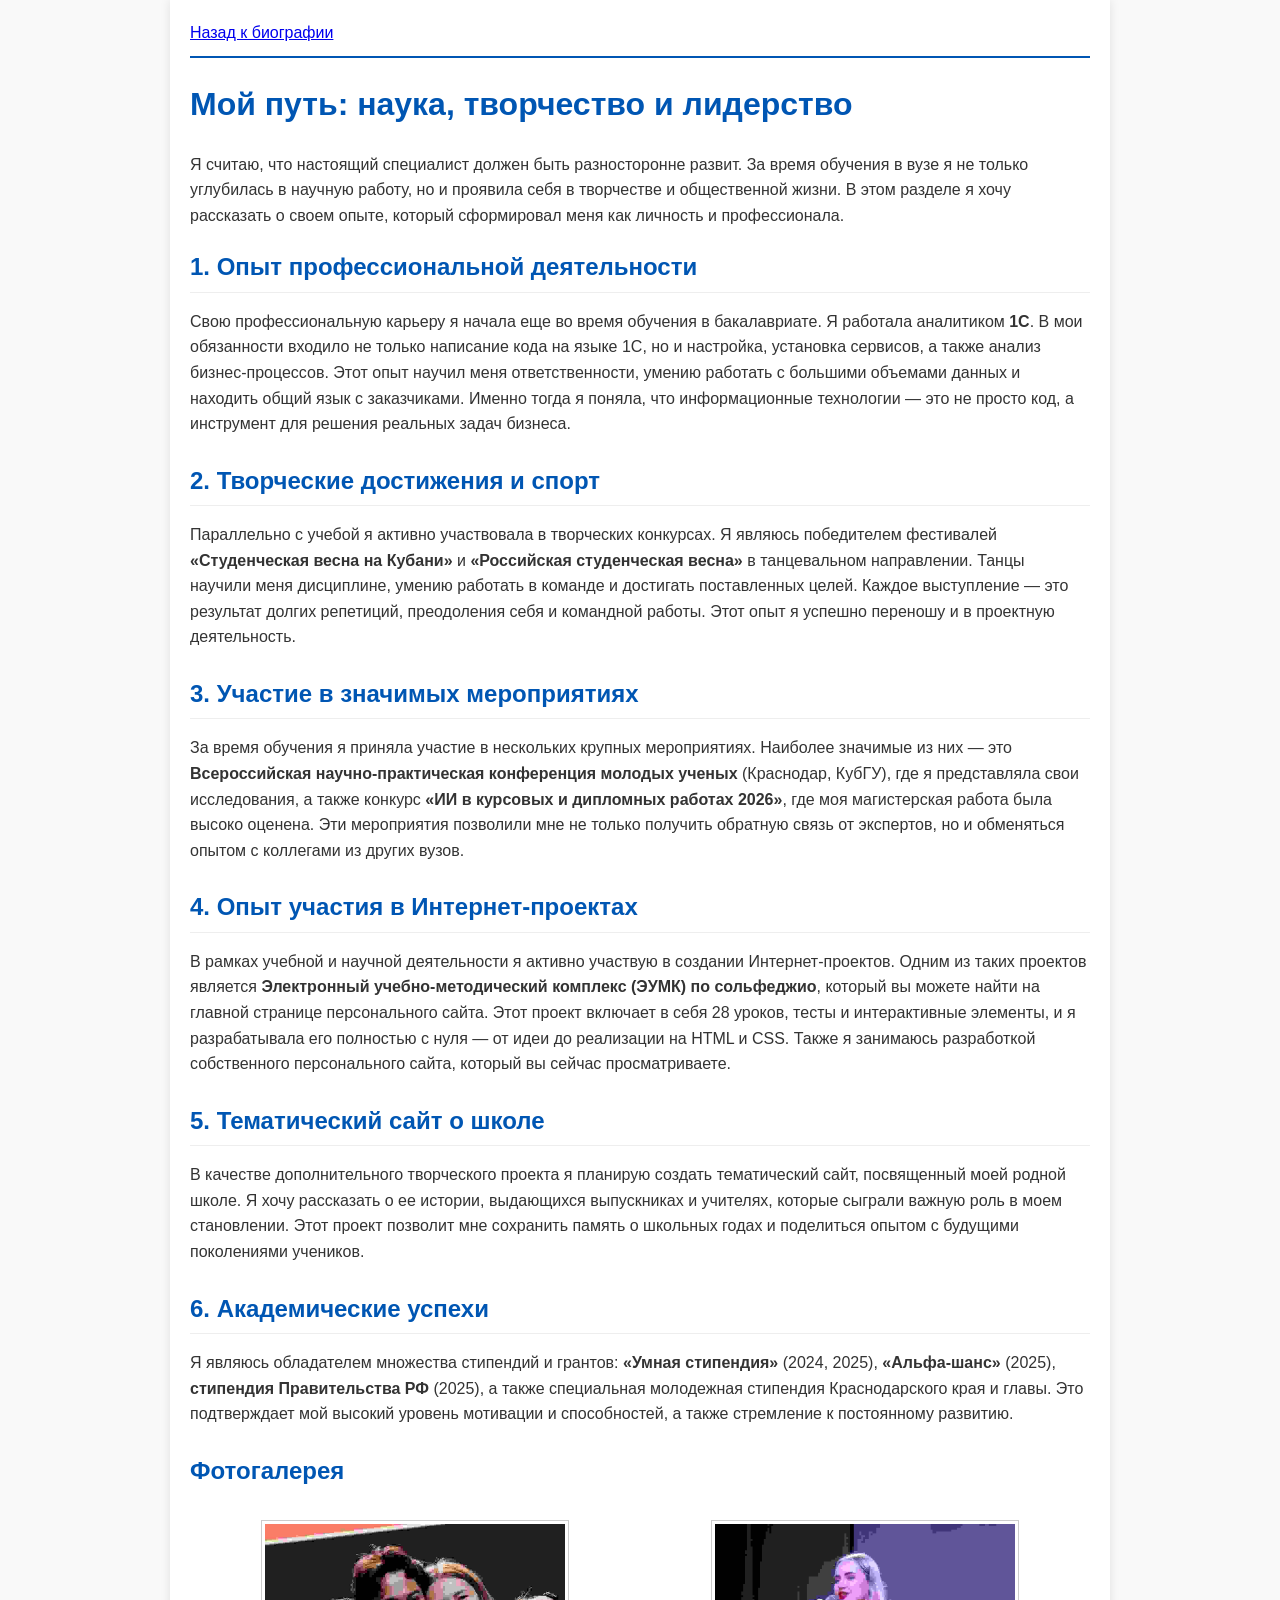
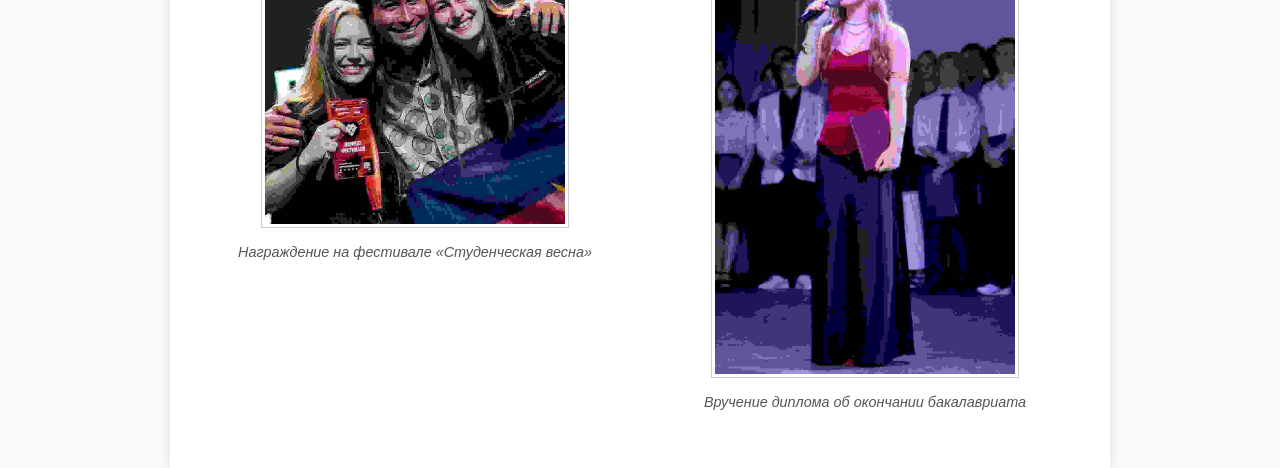
<file: ind/index.htm>
<!DOCTYPE html>
<html lang="ru">
<head>
    <meta charset="UTF-8">
    <title>Иванчик АК Опыт работы с технологиями Web 2.0</title>
    <link rel="stylesheet" href="../master_style.css">
    <style>
        .ind-section {
            margin-bottom: 25px;
        }
        .ind-section h2 {
            margin-bottom: 10px;
            color: #0056b3;
            border-bottom: 1px solid #eee;
            padding-bottom: 5px;
        }
        .ind-photo-block {
            display: flex;
            justify-content: space-around;
            flex-wrap: wrap;
            margin-top: 30px;
        }
        .ind-photo-item {
            text-align: center;
            width: 45%;
            margin-bottom: 20px;
        }
        .ind-photo-item img {
            width: 100%;
            max-width: 300px;
            height: auto;
            border: 1px solid #ccc;
            padding: 3px;
        }
        .ind-photo-item p {
            font-size: 0.9em;
            color: #555;
            margin-top: 5px;
            font-style: italic;
        }
    </style>
</head>
<body>
<div class="container">
    <header><a href="../index.htm">Назад к биографии</a></header>
    <main>
        <h1>Мой путь: наука, творчество и лидерство</h1>
        <p>Я считаю, что настоящий специалист должен быть разносторонне развит. За время обучения в вузе я не только углубилась в научную работу, но и проявила себя в творчестве и общественной жизни. В этом разделе я хочу рассказать о своем опыте, который сформировал меня как личность и профессионала.</p>

        <div class="ind-section">
            <h2>1. Опыт профессиональной деятельности</h2>
            <p>Свою профессиональную карьеру я начала еще во время обучения в бакалавриате. Я работала аналитиком <strong>1С</strong>. В мои обязанности входило не только написание кода на языке 1С, но и настройка, установка сервисов, а также анализ бизнес-процессов. Этот опыт научил меня ответственности, умению работать с большими объемами данных и находить общий язык с заказчиками. Именно тогда я поняла, что информационные технологии — это не просто код, а инструмент для решения реальных задач бизнеса.</p>
        </div>

        <div class="ind-section">
            <h2>2. Творческие достижения и спорт</h2>
            <p>Параллельно с учебой я активно участвовала в творческих конкурсах. Я являюсь победителем фестивалей <strong>«Студенческая весна на Кубани»</strong> и <strong>«Российская студенческая весна»</strong> в танцевальном направлении. Танцы научили меня дисциплине, умению работать в команде и достигать поставленных целей. Каждое выступление — это результат долгих репетиций, преодоления себя и командной работы. Этот опыт я успешно переношу и в проектную деятельность.</p>
        </div>

        <div class="ind-section">
            <h2>3. Участие в значимых мероприятиях</h2>
            <p>За время обучения я приняла участие в нескольких крупных мероприятиях. Наиболее значимые из них — это <strong>Всероссийская научно-практическая конференция молодых ученых</strong> (Краснодар, КубГУ), где я представляла свои исследования, а также конкурс <strong>«ИИ в курсовых и дипломных работах 2026»</strong>, где моя магистерская работа была высоко оценена. Эти мероприятия позволили мне не только получить обратную связь от экспертов, но и обменяться опытом с коллегами из других вузов.</p>
        </div>

        <div class="ind-section">
            <h2>4. Опыт участия в Интернет-проектах</h2>
            <p>В рамках учебной и научной деятельности я активно участвую в создании Интернет-проектов. Одним из таких проектов является <strong>Электронный учебно-методический комплекс (ЭУМК) по сольфеджио</strong>, который вы можете найти на главной странице персонального сайта. Этот проект включает в себя 28 уроков, тесты и интерактивные элементы, и я разрабатывала его полностью с нуля — от идеи до реализации на HTML и CSS. Также я занимаюсь разработкой собственного персонального сайта, который вы сейчас просматриваете.</p>
        </div>

        <div class="ind-section">
            <h2>5. Тематический сайт о школе</h2>
            <p>В качестве дополнительного творческого проекта я планирую создать тематический сайт, посвященный моей родной школе. Я хочу рассказать о ее истории, выдающихся выпускниках и учителях, которые сыграли важную роль в моем становлении. Этот проект позволит мне сохранить память о школьных годах и поделиться опытом с будущими поколениями учеников.</p>
        </div>

        <div class="ind-section">
            <h2>6. Академические успехи</h2>
            <p>Я являюсь обладателем множества стипендий и грантов: <strong>«Умная стипендия»</strong> (2024, 2025), <strong>«Альфа-шанс»</strong> (2025), <strong>стипендия Правительства РФ</strong> (2025), а также специальная молодежная стипендия Краснодарского края и главы. Это подтверждает мой высокий уровень мотивации и способностей, а также стремление к постоянному развитию.</p>
        </div>

        <!-- Фотографии с подписями (как на Рис. 15) -->
        <h2>Фотогалерея</h2>
        <div class="ind-photo-block">
            <!-- Фото с награждения по танцам -->
            <div class="ind-photo-item">
                <img src="../photo_dance.jpg" alt="Иванчик Анастасия на награждении по танцам" style="width: 100%; max-width: 300px; height: auto; border: 1px solid #ccc; padding: 3px;">
                <p>Награждение на фестивале «Студенческая весна»</p>
            </div>
            <!-- Фото с вручения диплома -->
            <div class="ind-photo-item">
                <img src="../photo_diploma.jpg" alt="Иванчик Анастасия на вручении диплома" style="width: 100%; max-width: 300px; height: auto; border: 1px solid #ccc; padding: 3px;">
                <p>Вручение диплома об окончании бакалавриата</p>
            </div>
        </div>

    </main>
</div>
</body>
</html>
</file>
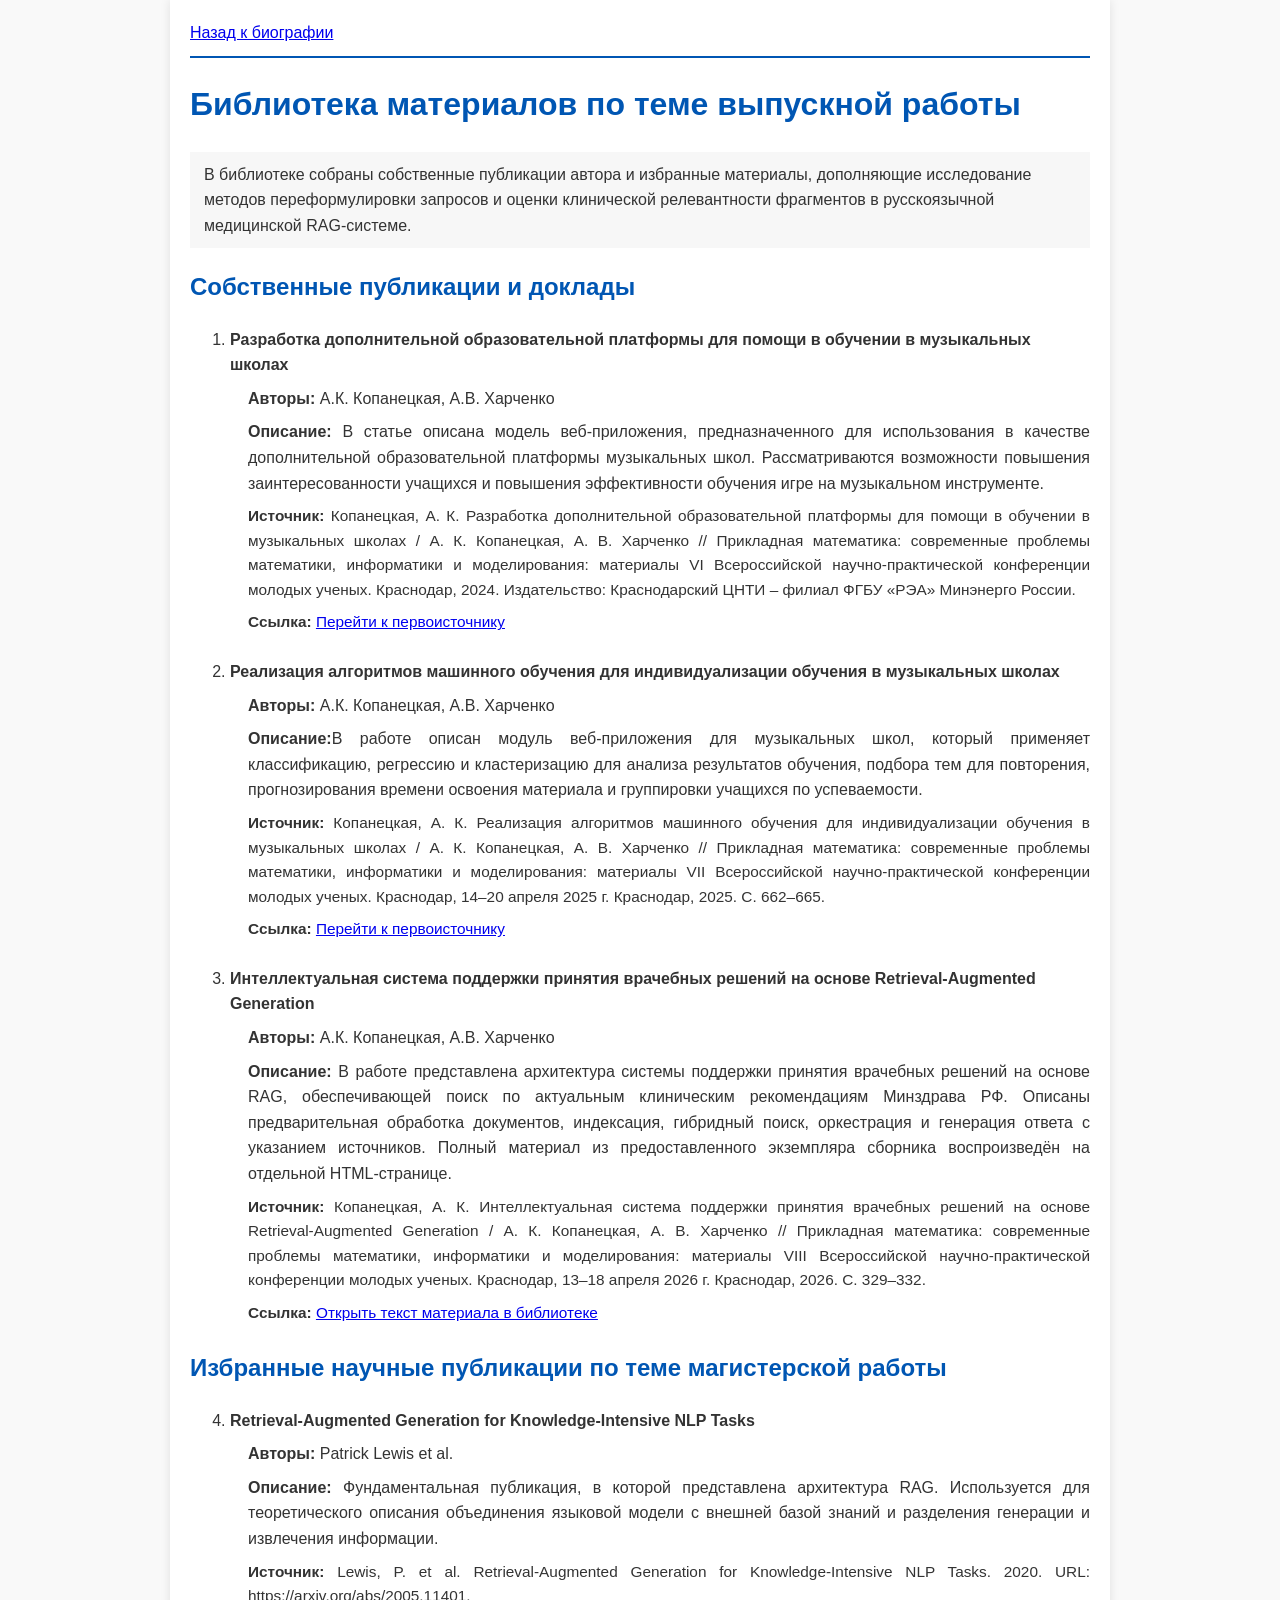
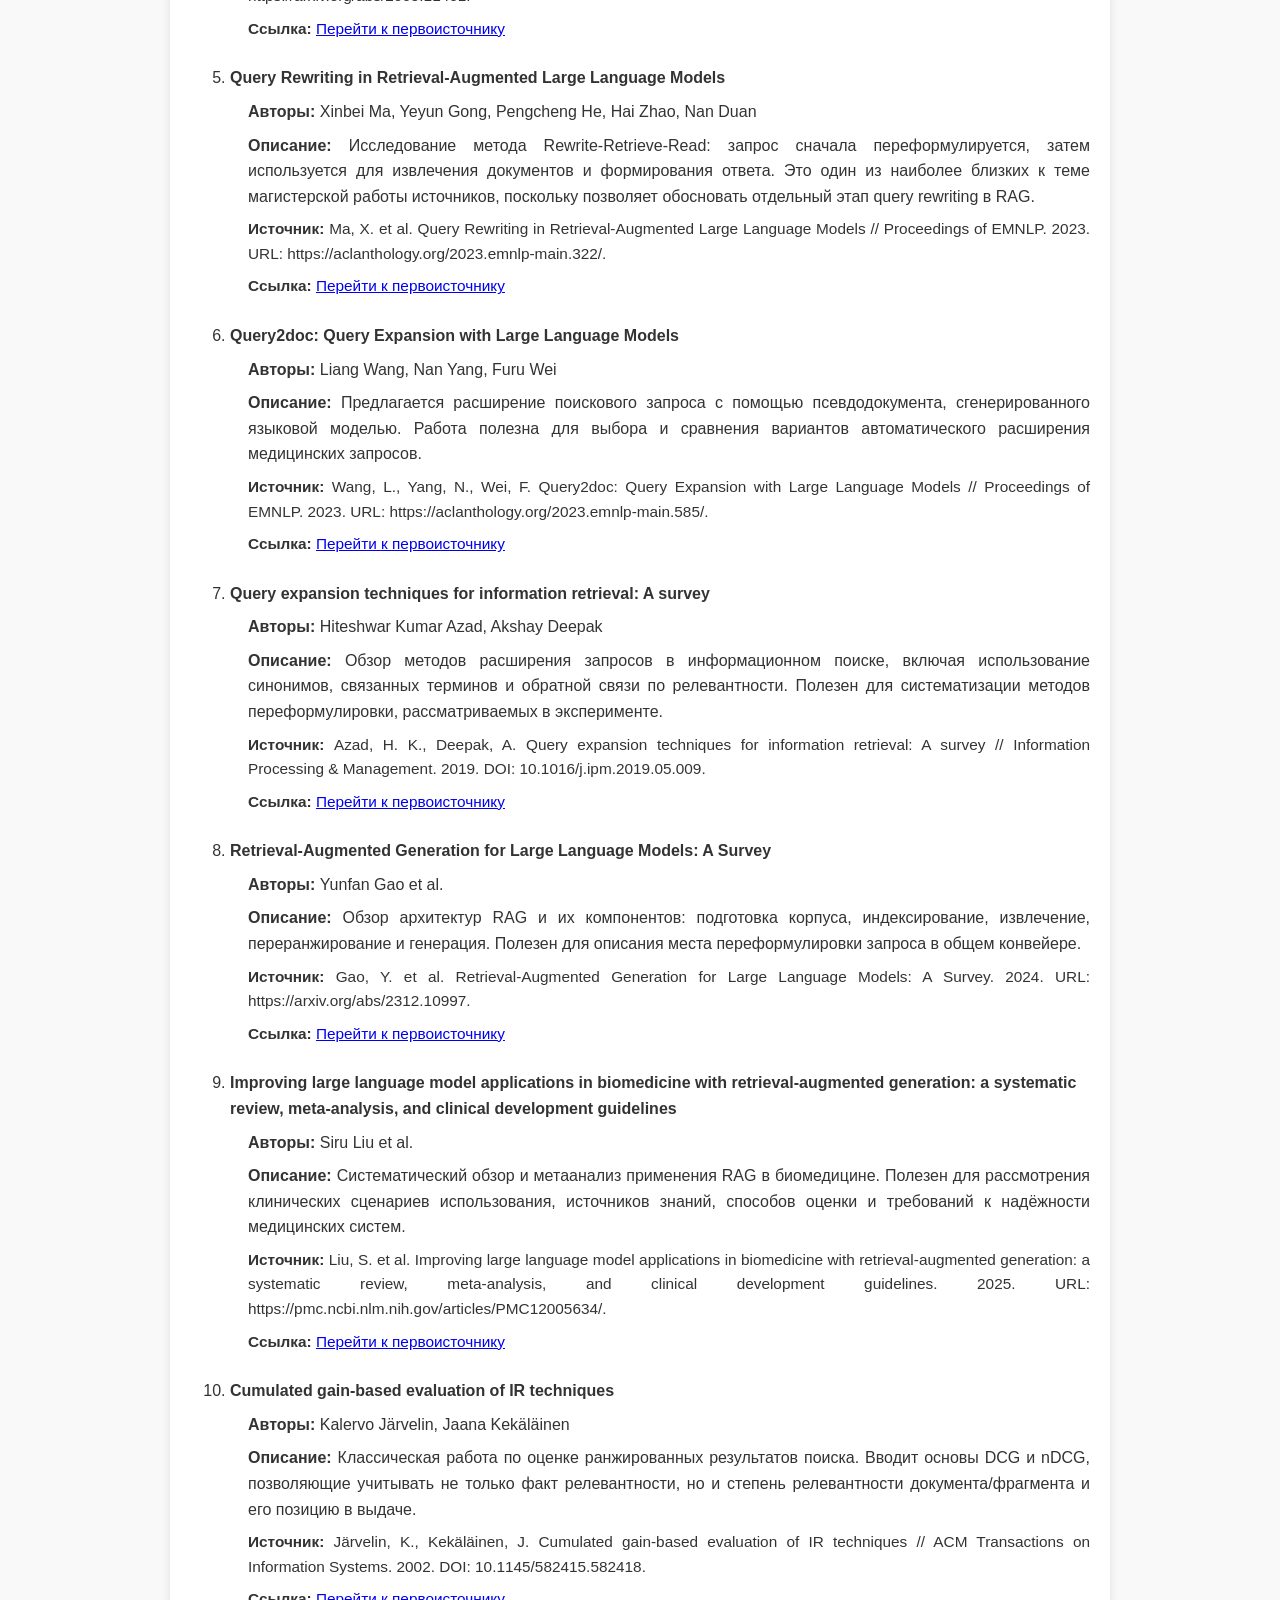
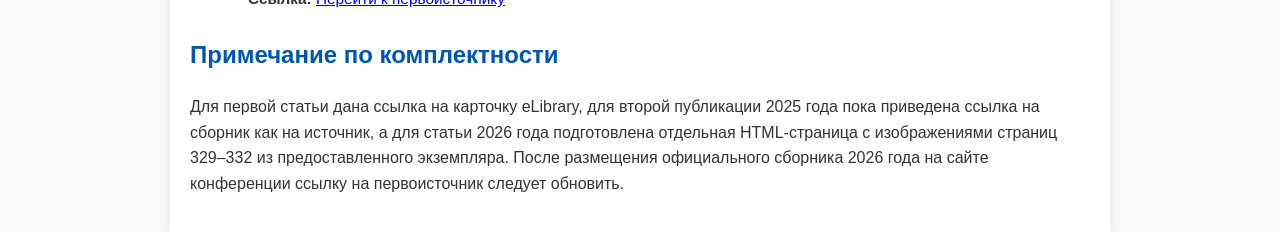
<file: library/index.htm>
<!DOCTYPE html>
<html lang="ru"><head><meta charset="UTF-8">
<meta name="viewport" content="width=device-width, initial-scale=1.0">
<title>Электронная библиотека материалов по теме выпускной работы</title>
<link rel="stylesheet" href="../master_style.css">
<style>li{margin:0 0 24px 0} .authors,.description,.source{margin:8px 0 0 18px;text-align:justify} .source{font-size:.96em} .note{padding:10px 14px;background:#f7f7f7;margin:16px 0}</style>
</head><body><div class="container"><header><a href="../index.htm">Назад к биографии</a></header><main>
<h1>Библиотека материалов по теме выпускной работы</h1>
<p class="note">В библиотеке собраны собственные публикации автора и избранные материалы, дополняющие исследование методов переформулировки запросов и оценки клинической релевантности фрагментов в русскоязычной медицинской RAG-системе.</p>
<h2>Собственные публикации и доклады</h2><ol start="1">
<li>
    <strong>Разработка дополнительной образовательной платформы для помощи в обучении в музыкальных школах</strong>
    <p class="authors"><strong>Авторы:</strong> А.К. Копанецкая, А.В. Харченко</p>
    <p class="description"><strong>Описание:</strong> В статье описана модель веб-приложения, предназначенного для использования в качестве дополнительной образовательной платформы музыкальных школ. Рассматриваются возможности повышения заинтересованности учащихся и повышения эффективности обучения игре на музыкальном инструменте.</p>
    <p class="source"><strong>Источник:</strong> Копанецкая, А. К. Разработка дополнительной образовательной платформы для помощи в обучении в музыкальных школах / А. К. Копанецкая, А. В. Харченко // Прикладная математика: современные проблемы математики, информатики и моделирования: материалы VI Всероссийской научно-практической конференции молодых ученых. Краснодар, 2024. Издательство: Краснодарский ЦНТИ – филиал ФГБУ «РЭА» Минэнерго России.</p>
    <p class="source"><strong>Ссылка:</strong> <a href="https://elibrary.ru/item.asp?id=68022148&amp;pff=1" target="_blank" rel="noopener noreferrer">Перейти к первоисточнику</a></p></li>
<li>
    <strong>Реализация алгоритмов машинного обучения для индивидуализации обучения в музыкальных школах</strong>
    <p class="authors"><strong>Авторы:</strong> А.К. Копанецкая, А.В. Харченко</p>
    <p class="description"><strong>Описание:</strong>В работе описан модуль веб-приложения для музыкальных школ, который применяет классификацию, регрессию и кластеризацию для анализа результатов обучения, подбора тем для повторения, прогнозирования времени освоения материала и группировки учащихся по успеваемости.</p>
    <p class="source"><strong>Источник:</strong> Копанецкая, А. К. Реализация алгоритмов машинного обучения для индивидуализации обучения в музыкальных школах / А. К. Копанецкая, А. В. Харченко // Прикладная математика: современные проблемы математики, информатики и моделирования: материалы VII Всероссийской научно-практической конференции молодых ученых. Краснодар, 14–20 апреля 2025 г. Краснодар, 2025. С. 662–665.</p>
    <p class="source"><strong>Ссылка:</strong> <a href="https://disk.yandex.ru/i/AiClA3AITVx4cg" target="_blank" rel="noopener noreferrer">Перейти к первоисточнику</a></p></li>

<li>
    <strong>Интеллектуальная система поддержки принятия врачебных решений на основе Retrieval-Augmented Generation</strong>
    <p class="authors"><strong>Авторы:</strong> А.К. Копанецкая, А.В. Харченко</p>
    <p class="description"><strong>Описание:</strong> В работе представлена архитектура системы поддержки принятия врачебных решений на основе RAG, обеспечивающей поиск по актуальным клиническим рекомендациям Минздрава РФ. Описаны предварительная обработка документов, индексация, гибридный поиск, оркестрация и генерация ответа с указанием источников. Полный материал из предоставленного экземпляра сборника воспроизведён на отдельной HTML-странице.</p>
    <p class="source"><strong>Источник:</strong> Копанецкая, А. К. Интеллектуальная система поддержки принятия врачебных решений на основе Retrieval-Augmented Generation / А. К. Копанецкая, А. В. Харченко // Прикладная математика: современные проблемы математики, информатики и моделирования: материалы VIII Всероссийской научно-практической конференции молодых ученых. Краснодар, 13–18 апреля 2026 г. Краснодар, 2026. С. 329–332.</p>
    <p class="source"><strong>Ссылка:</strong> <a href="kopanetskaya_harchenko_2026.html">Открыть текст материала в библиотеке</a></p></li>

</ol>


<h2>Избранные научные публикации по теме магистерской работы</h2><ol start="4">
<li><strong>Retrieval-Augmented Generation for Knowledge-Intensive NLP Tasks</strong><p class="authors"><strong>Авторы:</strong> Patrick Lewis et al.</p><p class="description"><strong>Описание:</strong> Фундаментальная публикация, в которой представлена архитектура RAG. Используется для теоретического описания объединения языковой модели с внешней базой знаний и разделения генерации и извлечения информации.</p><p class="source"><strong>Источник:</strong> Lewis, P. et al. Retrieval-Augmented Generation for Knowledge-Intensive NLP Tasks. 2020. URL: https://arxiv.org/abs/2005.11401.</p><p class="source"><strong>Ссылка:</strong> <a href="https://arxiv.org/abs/2005.11401" target="_blank" rel="noopener noreferrer">Перейти к первоисточнику</a></p></li>
<li><strong>Query Rewriting in Retrieval-Augmented Large Language Models</strong><p class="authors"><strong>Авторы:</strong> Xinbei Ma, Yeyun Gong, Pengcheng He, Hai Zhao, Nan Duan</p><p class="description"><strong>Описание:</strong> Исследование метода Rewrite-Retrieve-Read: запрос сначала переформулируется, затем используется для извлечения документов и формирования ответа. Это один из наиболее близких к теме магистерской работы источников, поскольку позволяет обосновать отдельный этап query rewriting в RAG.</p><p class="source"><strong>Источник:</strong> Ma, X. et al. Query Rewriting in Retrieval-Augmented Large Language Models // Proceedings of EMNLP. 2023. URL: https://aclanthology.org/2023.emnlp-main.322/.</p><p class="source"><strong>Ссылка:</strong> <a href="https://aclanthology.org/2023.emnlp-main.322/" target="_blank" rel="noopener noreferrer">Перейти к первоисточнику</a></p></li>
<li><strong>Query2doc: Query Expansion with Large Language Models</strong><p class="authors"><strong>Авторы:</strong> Liang Wang, Nan Yang, Furu Wei</p><p class="description"><strong>Описание:</strong> Предлагается расширение поискового запроса с помощью псевдодокумента, сгенерированного языковой моделью. Работа полезна для выбора и сравнения вариантов автоматического расширения медицинских запросов.</p><p class="source"><strong>Источник:</strong> Wang, L., Yang, N., Wei, F. Query2doc: Query Expansion with Large Language Models // Proceedings of EMNLP. 2023. URL: https://aclanthology.org/2023.emnlp-main.585/.</p><p class="source"><strong>Ссылка:</strong> <a href="https://aclanthology.org/2023.emnlp-main.585/" target="_blank" rel="noopener noreferrer">Перейти к первоисточнику</a></p></li>
<li><strong>Query expansion techniques for information retrieval: A survey</strong><p class="authors"><strong>Авторы:</strong> Hiteshwar Kumar Azad, Akshay Deepak</p><p class="description"><strong>Описание:</strong> Обзор методов расширения запросов в информационном поиске, включая использование синонимов, связанных терминов и обратной связи по релевантности. Полезен для систематизации методов переформулировки, рассматриваемых в эксперименте.</p><p class="source"><strong>Источник:</strong> Azad, H. K., Deepak, A. Query expansion techniques for information retrieval: A survey // Information Processing &amp; Management. 2019. DOI: 10.1016/j.ipm.2019.05.009.</p><p class="source"><strong>Ссылка:</strong> <a href="https://doi.org/10.1016/j.ipm.2019.05.009" target="_blank" rel="noopener noreferrer">Перейти к первоисточнику</a></p></li>
<li><strong>Retrieval-Augmented Generation for Large Language Models: A Survey</strong><p class="authors"><strong>Авторы:</strong> Yunfan Gao et al.</p><p class="description"><strong>Описание:</strong> Обзор архитектур RAG и их компонентов: подготовка корпуса, индексирование, извлечение, переранжирование и генерация. Полезен для описания места переформулировки запроса в общем конвейере.</p><p class="source"><strong>Источник:</strong> Gao, Y. et al. Retrieval-Augmented Generation for Large Language Models: A Survey. 2024. URL: https://arxiv.org/abs/2312.10997.</p><p class="source"><strong>Ссылка:</strong> <a href="https://arxiv.org/abs/2312.10997" target="_blank" rel="noopener noreferrer">Перейти к первоисточнику</a></p></li>
<li><strong>Improving large language model applications in biomedicine with retrieval-augmented generation: a systematic review, meta-analysis, and clinical development guidelines</strong><p class="authors"><strong>Авторы:</strong> Siru Liu et al.</p><p class="description"><strong>Описание:</strong> Систематический обзор и метаанализ применения RAG в биомедицине. Полезен для рассмотрения клинических сценариев использования, источников знаний, способов оценки и требований к надёжности медицинских систем.</p><p class="source"><strong>Источник:</strong> Liu, S. et al. Improving large language model applications in biomedicine with retrieval-augmented generation: a systematic review, meta-analysis, and clinical development guidelines. 2025. URL: https://pmc.ncbi.nlm.nih.gov/articles/PMC12005634/.</p><p class="source"><strong>Ссылка:</strong> <a href="https://pmc.ncbi.nlm.nih.gov/articles/PMC12005634/" target="_blank" rel="noopener noreferrer">Перейти к первоисточнику</a></p></li>
<li><strong>Cumulated gain-based evaluation of IR techniques</strong><p class="authors"><strong>Авторы:</strong> Kalervo Järvelin, Jaana Kekäläinen</p><p class="description"><strong>Описание:</strong> Классическая работа по оценке ранжированных результатов поиска. Вводит основы DCG и nDCG, позволяющие учитывать не только факт релевантности, но и степень релевантности документа/фрагмента и его позицию в выдаче.</p><p class="source"><strong>Источник:</strong> Järvelin, K., Kekäläinen, J. Cumulated gain-based evaluation of IR techniques // ACM Transactions on Information Systems. 2002. DOI: 10.1145/582415.582418.</p><p class="source"><strong>Ссылка:</strong> <a href="https://doi.org/10.1145/582415.582418" target="_blank" rel="noopener noreferrer">Перейти к первоисточнику</a></p></li>
</ol>
<h2>Примечание по комплектности</h2>
<p>Для первой статьи дана ссылка на карточку eLibrary, для второй публикации 2025 года пока приведена ссылка на сборник как на источник, а для статьи 2026 года подготовлена отдельная HTML-страница с изображениями страниц 329–332 из предоставленного экземпляра. После размещения официального сборника 2026 года на сайте конференции ссылку на первоисточник следует обновить.</p>
</main></div></body></html>
</file>
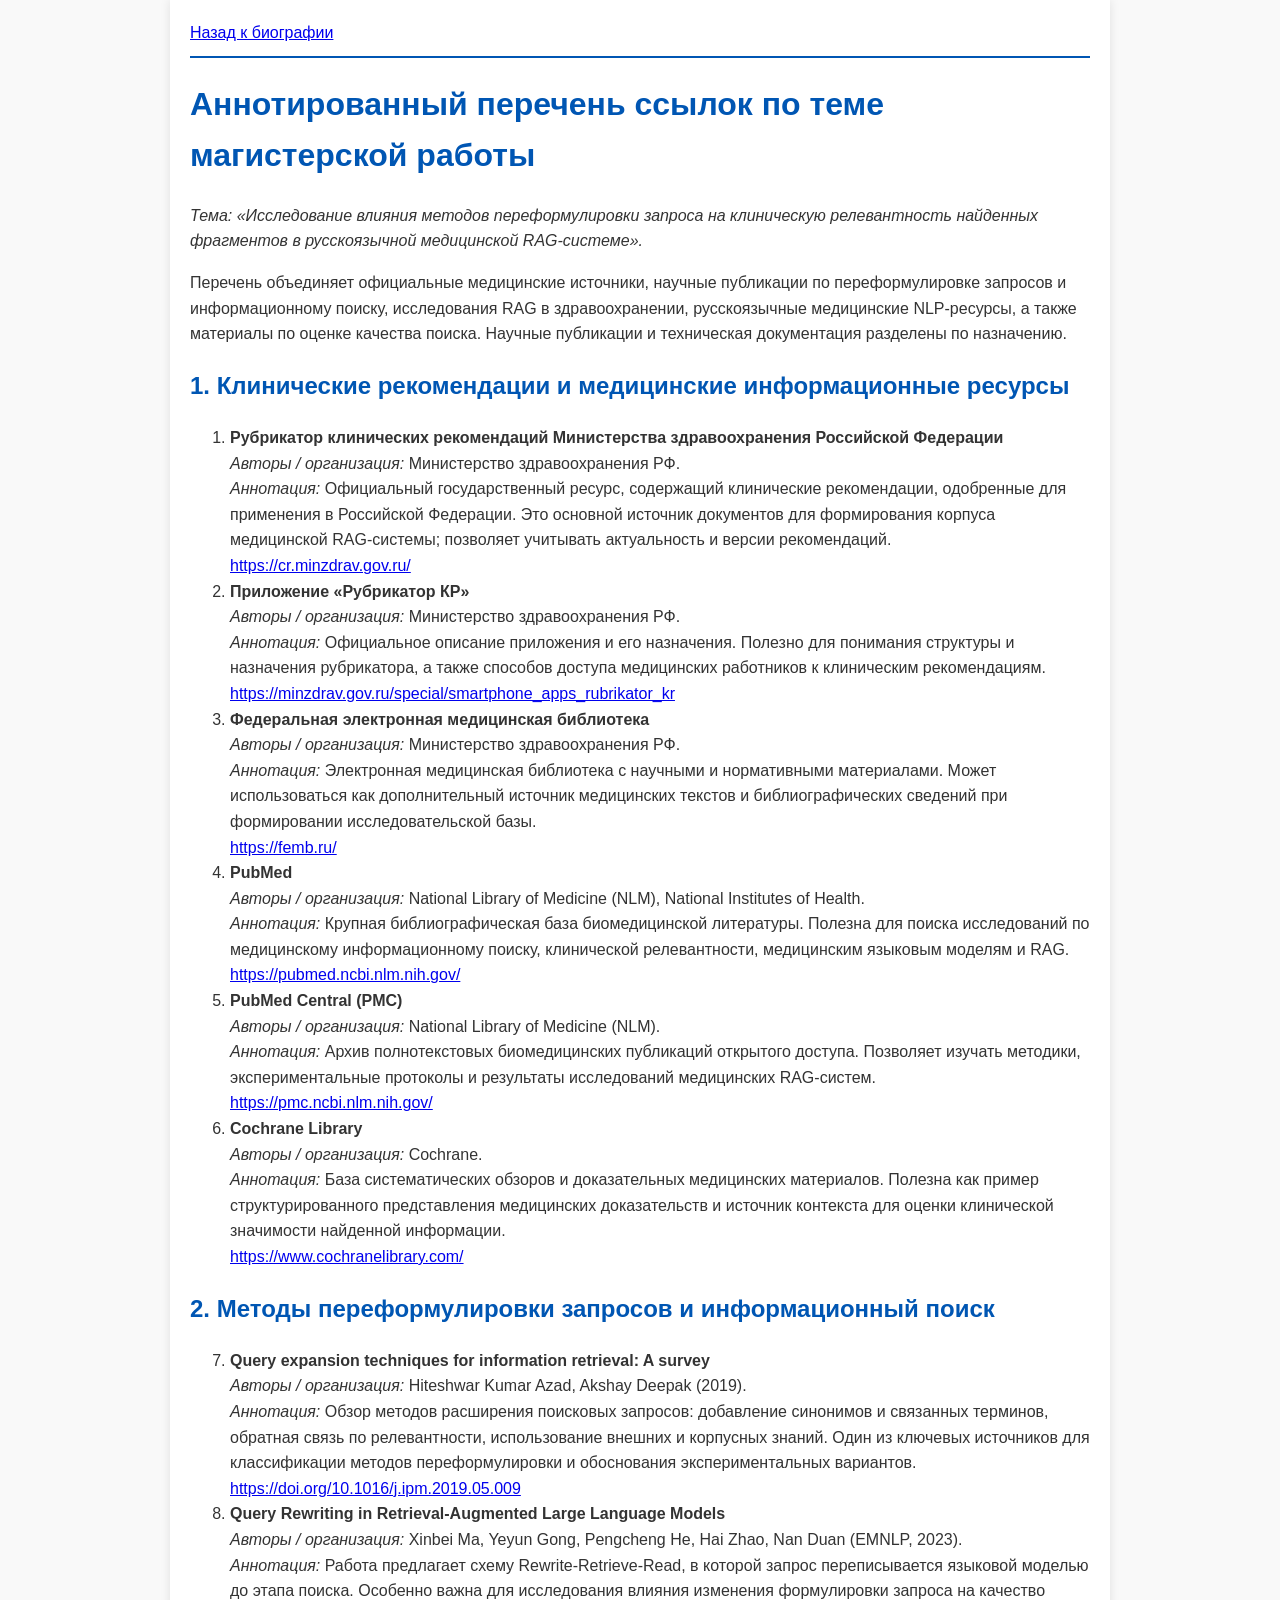
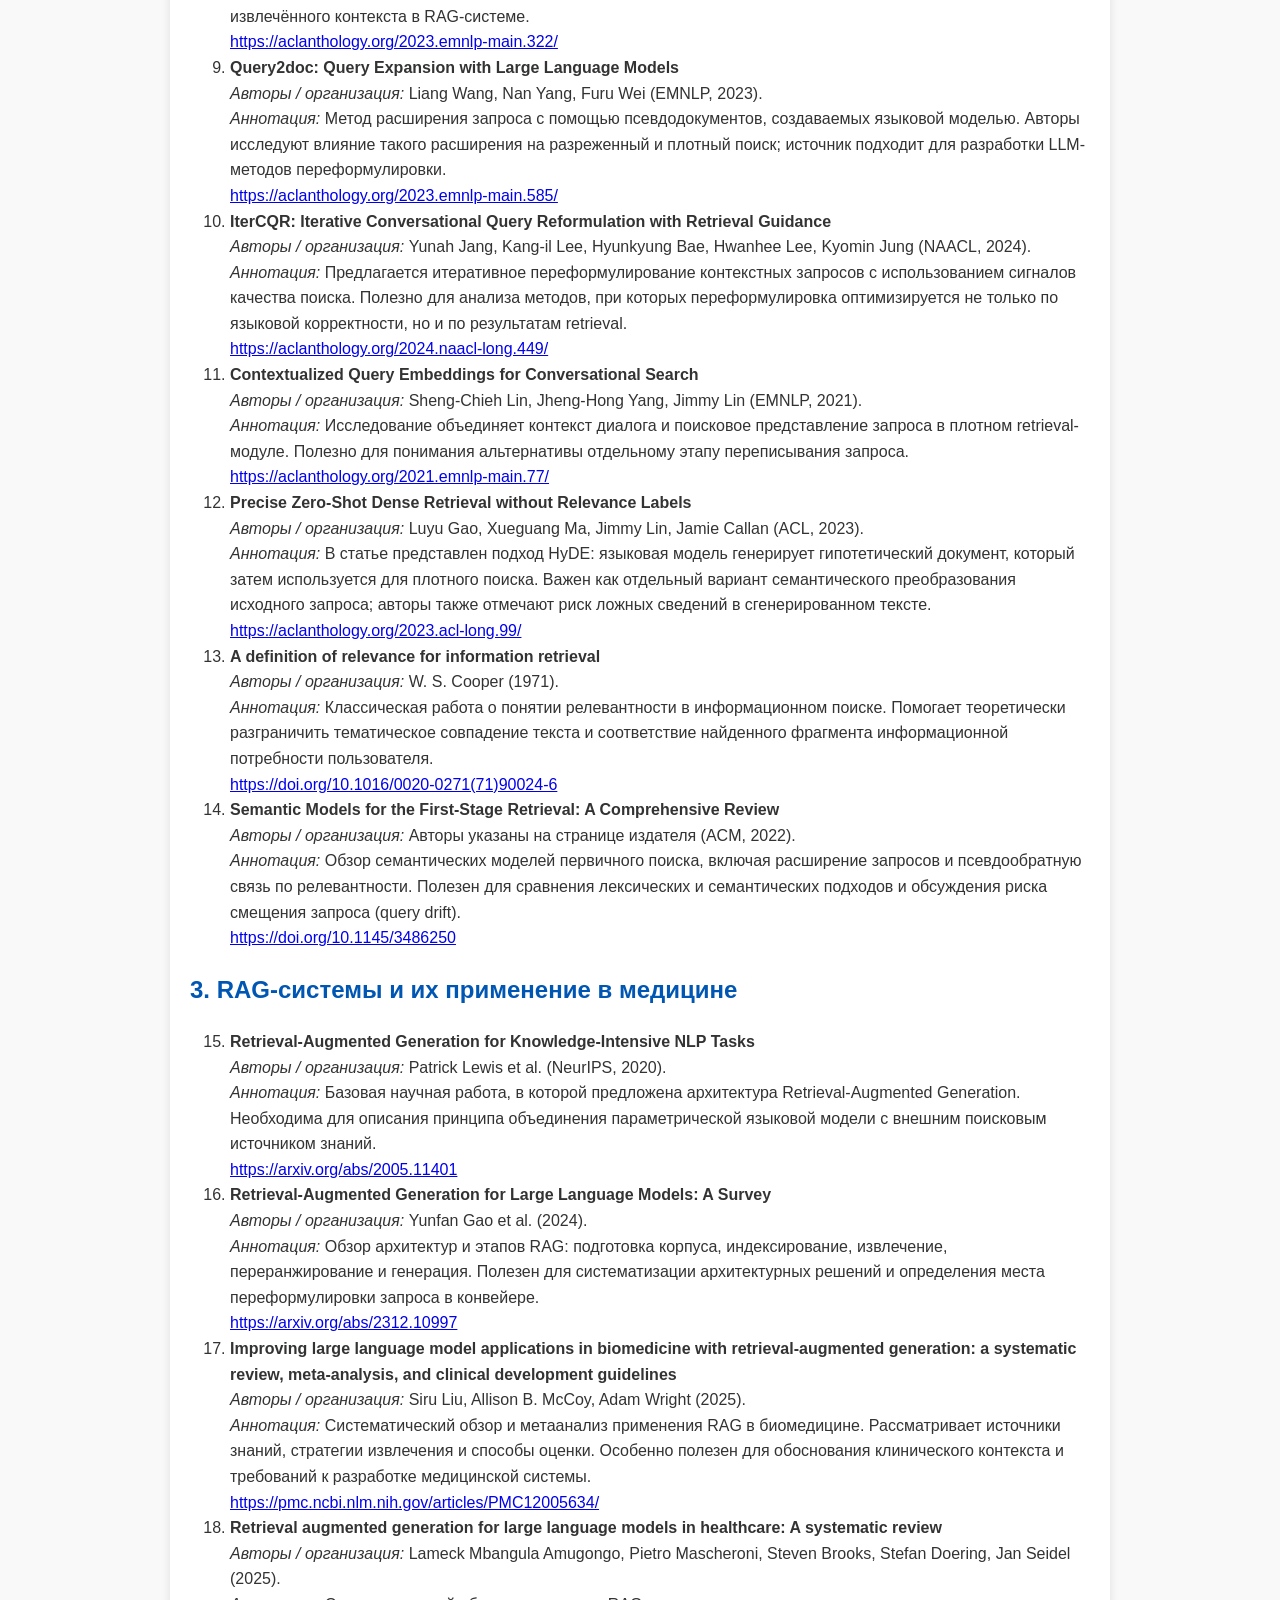
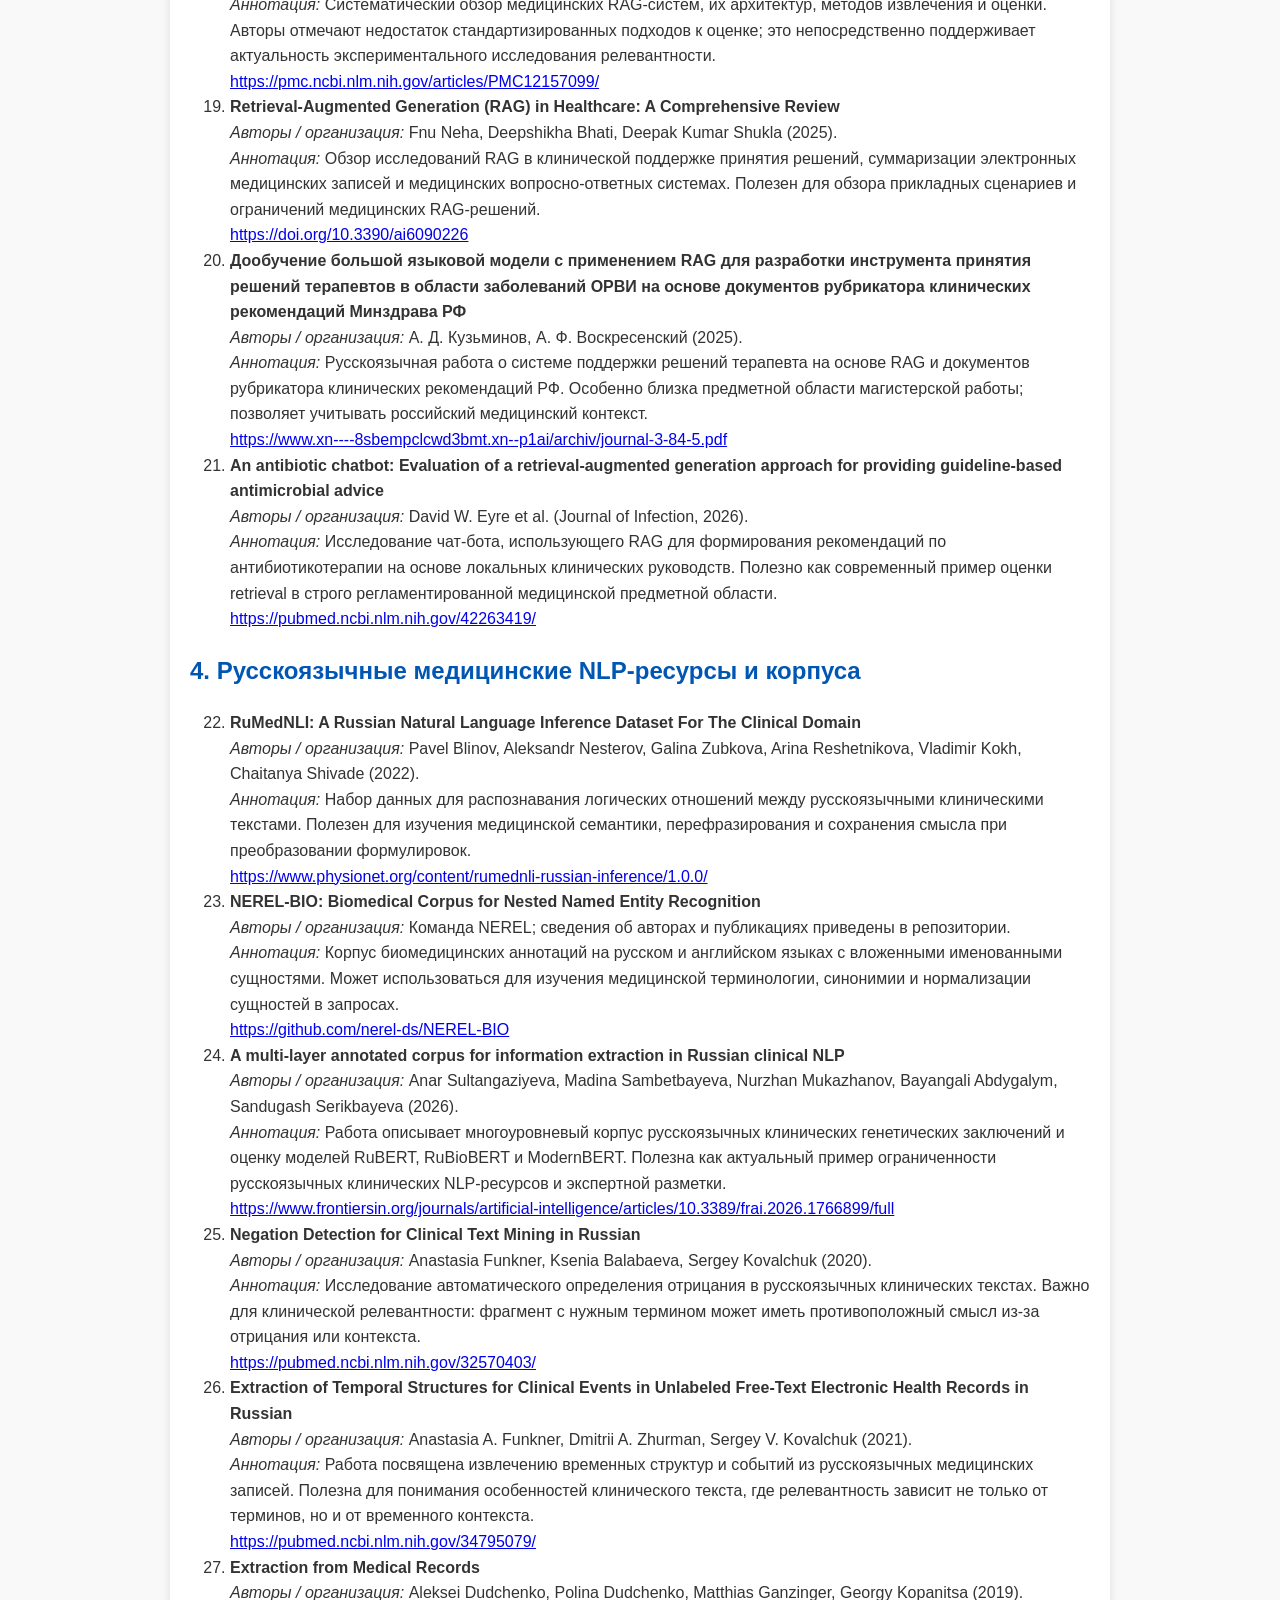
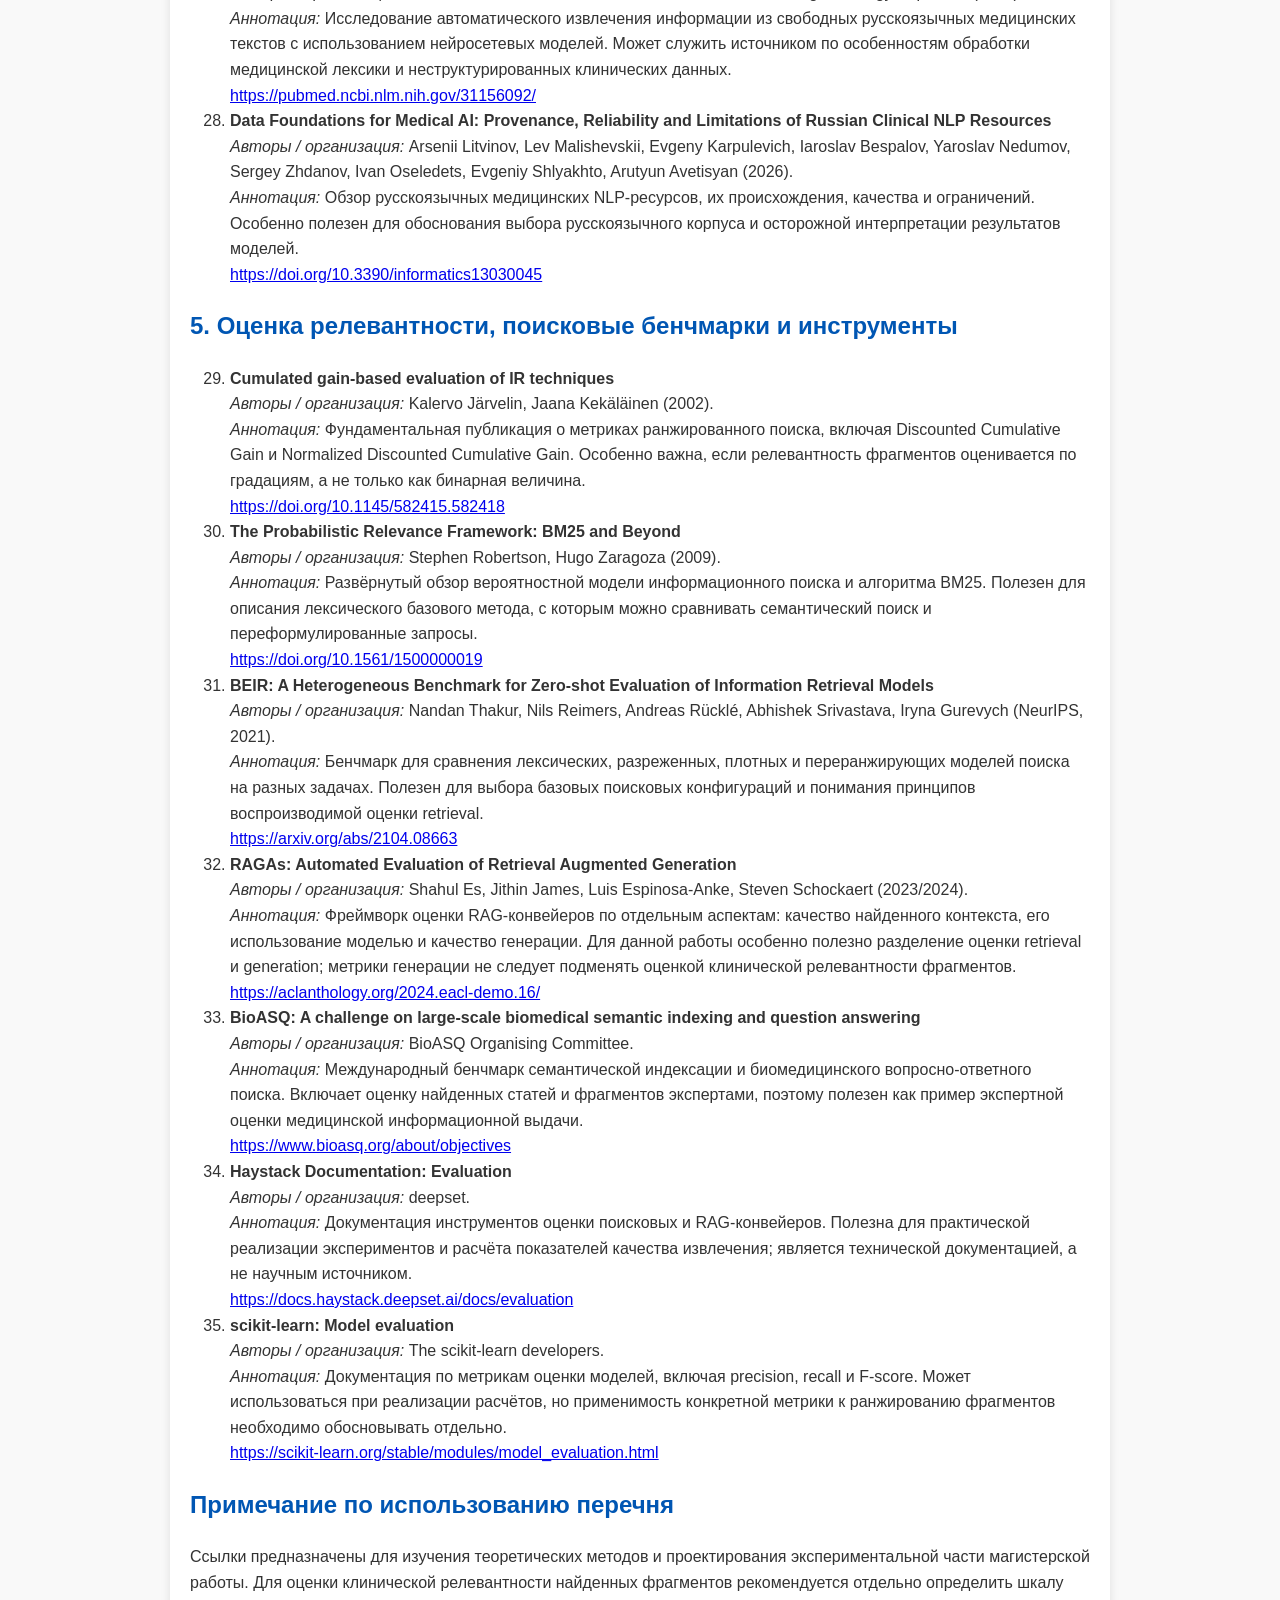
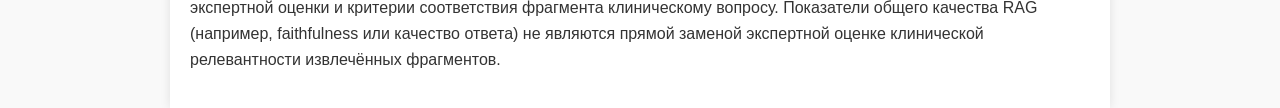
<file: links/index.htm>
<!DOCTYPE html>
<html lang="ru">
<head>
  <meta charset="UTF-8">
  <meta name="viewport" content="width=device-width, initial-scale=1.0">
  <title>Аннотированный перечень ссылок по теме магистерской работы</title>
  <link rel="stylesheet" href="../master_style.css">
</head>
<body>
<div class="container">
  <header><a href="../index.htm">Назад к биографии</a></header>
  <main>
    <h1>Аннотированный перечень ссылок по теме магистерской работы</h1>
    <p><em>Тема: «Исследование влияния методов переформулировки запроса на клиническую релевантность найденных фрагментов в русскоязычной медицинской RAG-системе».</em></p>
    <p>Перечень объединяет официальные медицинские источники, научные публикации по переформулировке запросов и информационному поиску, исследования RAG в здравоохранении, русскоязычные медицинские NLP-ресурсы, а также материалы по оценке качества поиска. Научные публикации и техническая документация разделены по назначению.</p>
    <h2>1. Клинические рекомендации и медицинские информационные ресурсы</h2>
    <ol>
      <li>
        <strong>Рубрикатор клинических рекомендаций Министерства здравоохранения Российской Федерации</strong>
        <br><em>Авторы / организация:</em> Министерство здравоохранения РФ.
        <br><em>Аннотация:</em> Официальный государственный ресурс, содержащий клинические рекомендации, одобренные для применения в Российской Федерации. Это основной источник документов для формирования корпуса медицинской RAG-системы; позволяет учитывать актуальность и версии рекомендаций.
        <br><a href="https://cr.minzdrav.gov.ru/" target="_blank" rel="noopener noreferrer">https://cr.minzdrav.gov.ru/</a>
      </li>
      <li>
        <strong>Приложение «Рубрикатор КР»</strong>
        <br><em>Авторы / организация:</em> Министерство здравоохранения РФ.
        <br><em>Аннотация:</em> Официальное описание приложения и его назначения. Полезно для понимания структуры и назначения рубрикатора, а также способов доступа медицинских работников к клиническим рекомендациям.
        <br><a href="https://minzdrav.gov.ru/special/smartphone_apps_rubrikator_kr" target="_blank" rel="noopener noreferrer">https://minzdrav.gov.ru/special/smartphone_apps_rubrikator_kr</a>
      </li>
      <li>
        <strong>Федеральная электронная медицинская библиотека</strong>
        <br><em>Авторы / организация:</em> Министерство здравоохранения РФ.
        <br><em>Аннотация:</em> Электронная медицинская библиотека с научными и нормативными материалами. Может использоваться как дополнительный источник медицинских текстов и библиографических сведений при формировании исследовательской базы.
        <br><a href="https://femb.ru/" target="_blank" rel="noopener noreferrer">https://femb.ru/</a>
      </li>
      <li>
        <strong>PubMed</strong>
        <br><em>Авторы / организация:</em> National Library of Medicine (NLM), National Institutes of Health.
        <br><em>Аннотация:</em> Крупная библиографическая база биомедицинской литературы. Полезна для поиска исследований по медицинскому информационному поиску, клинической релевантности, медицинским языковым моделям и RAG.
        <br><a href="https://pubmed.ncbi.nlm.nih.gov/" target="_blank" rel="noopener noreferrer">https://pubmed.ncbi.nlm.nih.gov/</a>
      </li>
      <li>
        <strong>PubMed Central (PMC)</strong>
        <br><em>Авторы / организация:</em> National Library of Medicine (NLM).
        <br><em>Аннотация:</em> Архив полнотекстовых биомедицинских публикаций открытого доступа. Позволяет изучать методики, экспериментальные протоколы и результаты исследований медицинских RAG-систем.
        <br><a href="https://pmc.ncbi.nlm.nih.gov/" target="_blank" rel="noopener noreferrer">https://pmc.ncbi.nlm.nih.gov/</a>
      </li>
      <li>
        <strong>Cochrane Library</strong>
        <br><em>Авторы / организация:</em> Cochrane.
        <br><em>Аннотация:</em> База систематических обзоров и доказательных медицинских материалов. Полезна как пример структурированного представления медицинских доказательств и источник контекста для оценки клинической значимости найденной информации.
        <br><a href="https://www.cochranelibrary.com/" target="_blank" rel="noopener noreferrer">https://www.cochranelibrary.com/</a>
      </li>
    </ol>
    <h2>2. Методы переформулировки запросов и информационный поиск</h2>
    <ol start="7">
      <li>
        <strong>Query expansion techniques for information retrieval: A survey</strong>
        <br><em>Авторы / организация:</em> Hiteshwar Kumar Azad, Akshay Deepak (2019).
        <br><em>Аннотация:</em> Обзор методов расширения поисковых запросов: добавление синонимов и связанных терминов, обратная связь по релевантности, использование внешних и корпусных знаний. Один из ключевых источников для классификации методов переформулировки и обоснования экспериментальных вариантов.
        <br><a href="https://doi.org/10.1016/j.ipm.2019.05.009" target="_blank" rel="noopener noreferrer">https://doi.org/10.1016/j.ipm.2019.05.009</a>
      </li>
      <li>
        <strong>Query Rewriting in Retrieval-Augmented Large Language Models</strong>
        <br><em>Авторы / организация:</em> Xinbei Ma, Yeyun Gong, Pengcheng He, Hai Zhao, Nan Duan (EMNLP, 2023).
        <br><em>Аннотация:</em> Работа предлагает схему Rewrite-Retrieve-Read, в которой запрос переписывается языковой моделью до этапа поиска. Особенно важна для исследования влияния изменения формулировки запроса на качество извлечённого контекста в RAG-системе.
        <br><a href="https://aclanthology.org/2023.emnlp-main.322/" target="_blank" rel="noopener noreferrer">https://aclanthology.org/2023.emnlp-main.322/</a>
      </li>
      <li>
        <strong>Query2doc: Query Expansion with Large Language Models</strong>
        <br><em>Авторы / организация:</em> Liang Wang, Nan Yang, Furu Wei (EMNLP, 2023).
        <br><em>Аннотация:</em> Метод расширения запроса с помощью псевдодокументов, создаваемых языковой моделью. Авторы исследуют влияние такого расширения на разреженный и плотный поиск; источник подходит для разработки LLM-методов переформулировки.
        <br><a href="https://aclanthology.org/2023.emnlp-main.585/" target="_blank" rel="noopener noreferrer">https://aclanthology.org/2023.emnlp-main.585/</a>
      </li>
      <li>
        <strong>IterCQR: Iterative Conversational Query Reformulation with Retrieval Guidance</strong>
        <br><em>Авторы / организация:</em> Yunah Jang, Kang-il Lee, Hyunkyung Bae, Hwanhee Lee, Kyomin Jung (NAACL, 2024).
        <br><em>Аннотация:</em> Предлагается итеративное переформулирование контекстных запросов с использованием сигналов качества поиска. Полезно для анализа методов, при которых переформулировка оптимизируется не только по языковой корректности, но и по результатам retrieval.
        <br><a href="https://aclanthology.org/2024.naacl-long.449/" target="_blank" rel="noopener noreferrer">https://aclanthology.org/2024.naacl-long.449/</a>
      </li>
      <li>
        <strong>Contextualized Query Embeddings for Conversational Search</strong>
        <br><em>Авторы / организация:</em> Sheng-Chieh Lin, Jheng-Hong Yang, Jimmy Lin (EMNLP, 2021).
        <br><em>Аннотация:</em> Исследование объединяет контекст диалога и поисковое представление запроса в плотном retrieval-модуле. Полезно для понимания альтернативы отдельному этапу переписывания запроса.
        <br><a href="https://aclanthology.org/2021.emnlp-main.77/" target="_blank" rel="noopener noreferrer">https://aclanthology.org/2021.emnlp-main.77/</a>
      </li>
      <li>
        <strong>Precise Zero-Shot Dense Retrieval without Relevance Labels</strong>
        <br><em>Авторы / организация:</em> Luyu Gao, Xueguang Ma, Jimmy Lin, Jamie Callan (ACL, 2023).
        <br><em>Аннотация:</em> В статье представлен подход HyDE: языковая модель генерирует гипотетический документ, который затем используется для плотного поиска. Важен как отдельный вариант семантического преобразования исходного запроса; авторы также отмечают риск ложных сведений в сгенерированном тексте.
        <br><a href="https://aclanthology.org/2023.acl-long.99/" target="_blank" rel="noopener noreferrer">https://aclanthology.org/2023.acl-long.99/</a>
      </li>
      <li>
        <strong>A definition of relevance for information retrieval</strong>
        <br><em>Авторы / организация:</em> W. S. Cooper (1971).
        <br><em>Аннотация:</em> Классическая работа о понятии релевантности в информационном поиске. Помогает теоретически разграничить тематическое совпадение текста и соответствие найденного фрагмента информационной потребности пользователя.
        <br><a href="https://doi.org/10.1016/0020-0271(71)90024-6" target="_blank" rel="noopener noreferrer">https://doi.org/10.1016/0020-0271(71)90024-6</a>
      </li>
      <li>
        <strong>Semantic Models for the First-Stage Retrieval: A Comprehensive Review</strong>
        <br><em>Авторы / организация:</em> Авторы указаны на странице издателя (ACM, 2022).
        <br><em>Аннотация:</em> Обзор семантических моделей первичного поиска, включая расширение запросов и псевдообратную связь по релевантности. Полезен для сравнения лексических и семантических подходов и обсуждения риска смещения запроса (query drift).
        <br><a href="https://doi.org/10.1145/3486250" target="_blank" rel="noopener noreferrer">https://doi.org/10.1145/3486250</a>
      </li>
    </ol>
    <h2>3. RAG-системы и их применение в медицине</h2>
    <ol start="15">
      <li>
        <strong>Retrieval-Augmented Generation for Knowledge-Intensive NLP Tasks</strong>
        <br><em>Авторы / организация:</em> Patrick Lewis et al. (NeurIPS, 2020).
        <br><em>Аннотация:</em> Базовая научная работа, в которой предложена архитектура Retrieval-Augmented Generation. Необходима для описания принципа объединения параметрической языковой модели с внешним поисковым источником знаний.
        <br><a href="https://arxiv.org/abs/2005.11401" target="_blank" rel="noopener noreferrer">https://arxiv.org/abs/2005.11401</a>
      </li>
      <li>
        <strong>Retrieval-Augmented Generation for Large Language Models: A Survey</strong>
        <br><em>Авторы / организация:</em> Yunfan Gao et al. (2024).
        <br><em>Аннотация:</em> Обзор архитектур и этапов RAG: подготовка корпуса, индексирование, извлечение, переранжирование и генерация. Полезен для систематизации архитектурных решений и определения места переформулировки запроса в конвейере.
        <br><a href="https://arxiv.org/abs/2312.10997" target="_blank" rel="noopener noreferrer">https://arxiv.org/abs/2312.10997</a>
      </li>
      <li>
        <strong>Improving large language model applications in biomedicine with retrieval-augmented generation: a systematic review, meta-analysis, and clinical development guidelines</strong>
        <br><em>Авторы / организация:</em> Siru Liu, Allison B. McCoy, Adam Wright (2025).
        <br><em>Аннотация:</em> Систематический обзор и метаанализ применения RAG в биомедицине. Рассматривает источники знаний, стратегии извлечения и способы оценки. Особенно полезен для обоснования клинического контекста и требований к разработке медицинской системы.
        <br><a href="https://pmc.ncbi.nlm.nih.gov/articles/PMC12005634/" target="_blank" rel="noopener noreferrer">https://pmc.ncbi.nlm.nih.gov/articles/PMC12005634/</a>
      </li>
      <li>
        <strong>Retrieval augmented generation for large language models in healthcare: A systematic review</strong>
        <br><em>Авторы / организация:</em> Lameck Mbangula Amugongo, Pietro Mascheroni, Steven Brooks, Stefan Doering, Jan Seidel (2025).
        <br><em>Аннотация:</em> Систематический обзор медицинских RAG-систем, их архитектур, методов извлечения и оценки. Авторы отмечают недостаток стандартизированных подходов к оценке; это непосредственно поддерживает актуальность экспериментального исследования релевантности.
        <br><a href="https://pmc.ncbi.nlm.nih.gov/articles/PMC12157099/" target="_blank" rel="noopener noreferrer">https://pmc.ncbi.nlm.nih.gov/articles/PMC12157099/</a>
      </li>
      <li>
        <strong>Retrieval-Augmented Generation (RAG) in Healthcare: A Comprehensive Review</strong>
        <br><em>Авторы / организация:</em> Fnu Neha, Deepshikha Bhati, Deepak Kumar Shukla (2025).
        <br><em>Аннотация:</em> Обзор исследований RAG в клинической поддержке принятия решений, суммаризации электронных медицинских записей и медицинских вопросно-ответных системах. Полезен для обзора прикладных сценариев и ограничений медицинских RAG-решений.
        <br><a href="https://doi.org/10.3390/ai6090226" target="_blank" rel="noopener noreferrer">https://doi.org/10.3390/ai6090226</a>
      </li>
      <li>
        <strong>Дообучение большой языковой модели с применением RAG для разработки инструмента принятия решений терапевтов в области заболеваний ОРВИ на основе документов рубрикатора клинических рекомендаций Минздрава РФ</strong>
        <br><em>Авторы / организация:</em> А. Д. Кузьминов, А. Ф. Воскресенский (2025).
        <br><em>Аннотация:</em> Русскоязычная работа о системе поддержки решений терапевта на основе RAG и документов рубрикатора клинических рекомендаций РФ. Особенно близка предметной области магистерской работы; позволяет учитывать российский медицинский контекст.
        <br><a href="https://www.xn----8sbempclcwd3bmt.xn--p1ai/archiv/journal-3-84-5.pdf" target="_blank" rel="noopener noreferrer">https://www.xn----8sbempclcwd3bmt.xn--p1ai/archiv/journal-3-84-5.pdf</a>
      </li>
      <li>
        <strong>An antibiotic chatbot: Evaluation of a retrieval-augmented generation approach for providing guideline-based antimicrobial advice</strong>
        <br><em>Авторы / организация:</em> David W. Eyre et al. (Journal of Infection, 2026).
        <br><em>Аннотация:</em> Исследование чат-бота, использующего RAG для формирования рекомендаций по антибиотикотерапии на основе локальных клинических руководств. Полезно как современный пример оценки retrieval в строго регламентированной медицинской предметной области.
        <br><a href="https://pubmed.ncbi.nlm.nih.gov/42263419/" target="_blank" rel="noopener noreferrer">https://pubmed.ncbi.nlm.nih.gov/42263419/</a>
      </li>
    </ol>
    <h2>4. Русскоязычные медицинские NLP-ресурсы и корпуса</h2>
    <ol start="22">
      <li>
        <strong>RuMedNLI: A Russian Natural Language Inference Dataset For The Clinical Domain</strong>
        <br><em>Авторы / организация:</em> Pavel Blinov, Aleksandr Nesterov, Galina Zubkova, Arina Reshetnikova, Vladimir Kokh, Chaitanya Shivade (2022).
        <br><em>Аннотация:</em> Набор данных для распознавания логических отношений между русскоязычными клиническими текстами. Полезен для изучения медицинской семантики, перефразирования и сохранения смысла при преобразовании формулировок.
        <br><a href="https://www.physionet.org/content/rumednli-russian-inference/1.0.0/" target="_blank" rel="noopener noreferrer">https://www.physionet.org/content/rumednli-russian-inference/1.0.0/</a>
      </li>
      <li>
        <strong>NEREL-BIO: Biomedical Corpus for Nested Named Entity Recognition</strong>
        <br><em>Авторы / организация:</em> Команда NEREL; сведения об авторах и публикациях приведены в репозитории.
        <br><em>Аннотация:</em> Корпус биомедицинских аннотаций на русском и английском языках с вложенными именованными сущностями. Может использоваться для изучения медицинской терминологии, синонимии и нормализации сущностей в запросах.
        <br><a href="https://github.com/nerel-ds/NEREL-BIO" target="_blank" rel="noopener noreferrer">https://github.com/nerel-ds/NEREL-BIO</a>
      </li>
      <li>
        <strong>A multi-layer annotated corpus for information extraction in Russian clinical NLP</strong>
        <br><em>Авторы / организация:</em> Anar Sultangaziyeva, Madina Sambetbayeva, Nurzhan Mukazhanov, Bayangali Abdygalym, Sandugash Serikbayeva (2026).
        <br><em>Аннотация:</em> Работа описывает многоуровневый корпус русскоязычных клинических генетических заключений и оценку моделей RuBERT, RuBioBERT и ModernBERT. Полезна как актуальный пример ограниченности русскоязычных клинических NLP-ресурсов и экспертной разметки.
        <br><a href="https://www.frontiersin.org/journals/artificial-intelligence/articles/10.3389/frai.2026.1766899/full" target="_blank" rel="noopener noreferrer">https://www.frontiersin.org/journals/artificial-intelligence/articles/10.3389/frai.2026.1766899/full</a>
      </li>
      <li>
        <strong>Negation Detection for Clinical Text Mining in Russian</strong>
        <br><em>Авторы / организация:</em> Anastasia Funkner, Ksenia Balabaeva, Sergey Kovalchuk (2020).
        <br><em>Аннотация:</em> Исследование автоматического определения отрицания в русскоязычных клинических текстах. Важно для клинической релевантности: фрагмент с нужным термином может иметь противоположный смысл из-за отрицания или контекста.
        <br><a href="https://pubmed.ncbi.nlm.nih.gov/32570403/" target="_blank" rel="noopener noreferrer">https://pubmed.ncbi.nlm.nih.gov/32570403/</a>
      </li>
      <li>
        <strong>Extraction of Temporal Structures for Clinical Events in Unlabeled Free-Text Electronic Health Records in Russian</strong>
        <br><em>Авторы / организация:</em> Anastasia A. Funkner, Dmitrii A. Zhurman, Sergey V. Kovalchuk (2021).
        <br><em>Аннотация:</em> Работа посвящена извлечению временных структур и событий из русскоязычных медицинских записей. Полезна для понимания особенностей клинического текста, где релевантность зависит не только от терминов, но и от временного контекста.
        <br><a href="https://pubmed.ncbi.nlm.nih.gov/34795079/" target="_blank" rel="noopener noreferrer">https://pubmed.ncbi.nlm.nih.gov/34795079/</a>
      </li>
      <li>
        <strong>Extraction from Medical Records</strong>
        <br><em>Авторы / организация:</em> Aleksei Dudchenko, Polina Dudchenko, Matthias Ganzinger, Georgy Kopanitsa (2019).
        <br><em>Аннотация:</em> Исследование автоматического извлечения информации из свободных русскоязычных медицинских текстов с использованием нейросетевых моделей. Может служить источником по особенностям обработки медицинской лексики и неструктурированных клинических данных.
        <br><a href="https://pubmed.ncbi.nlm.nih.gov/31156092/" target="_blank" rel="noopener noreferrer">https://pubmed.ncbi.nlm.nih.gov/31156092/</a>
      </li>
      <li>
        <strong>Data Foundations for Medical AI: Provenance, Reliability and Limitations of Russian Clinical NLP Resources</strong>
        <br><em>Авторы / организация:</em> Arsenii Litvinov, Lev Malishevskii, Evgeny Karpulevich, Iaroslav Bespalov, Yaroslav Nedumov, Sergey Zhdanov, Ivan Oseledets, Evgeniy Shlyakhto, Arutyun Avetisyan (2026).
        <br><em>Аннотация:</em> Обзор русскоязычных медицинских NLP-ресурсов, их происхождения, качества и ограничений. Особенно полезен для обоснования выбора русскоязычного корпуса и осторожной интерпретации результатов моделей.
        <br><a href="https://doi.org/10.3390/informatics13030045" target="_blank" rel="noopener noreferrer">https://doi.org/10.3390/informatics13030045</a>
      </li>
    </ol>
    <h2>5. Оценка релевантности, поисковые бенчмарки и инструменты</h2>
    <ol start="29">
      <li>
        <strong>Cumulated gain-based evaluation of IR techniques</strong>
        <br><em>Авторы / организация:</em> Kalervo Järvelin, Jaana Kekäläinen (2002).
        <br><em>Аннотация:</em> Фундаментальная публикация о метриках ранжированного поиска, включая Discounted Cumulative Gain и Normalized Discounted Cumulative Gain. Особенно важна, если релевантность фрагментов оценивается по градациям, а не только как бинарная величина.
        <br><a href="https://doi.org/10.1145/582415.582418" target="_blank" rel="noopener noreferrer">https://doi.org/10.1145/582415.582418</a>
      </li>
      <li>
        <strong>The Probabilistic Relevance Framework: BM25 and Beyond</strong>
        <br><em>Авторы / организация:</em> Stephen Robertson, Hugo Zaragoza (2009).
        <br><em>Аннотация:</em> Развёрнутый обзор вероятностной модели информационного поиска и алгоритма BM25. Полезен для описания лексического базового метода, с которым можно сравнивать семантический поиск и переформулированные запросы.
        <br><a href="https://doi.org/10.1561/1500000019" target="_blank" rel="noopener noreferrer">https://doi.org/10.1561/1500000019</a>
      </li>
      <li>
        <strong>BEIR: A Heterogeneous Benchmark for Zero-shot Evaluation of Information Retrieval Models</strong>
        <br><em>Авторы / организация:</em> Nandan Thakur, Nils Reimers, Andreas Rücklé, Abhishek Srivastava, Iryna Gurevych (NeurIPS, 2021).
        <br><em>Аннотация:</em> Бенчмарк для сравнения лексических, разреженных, плотных и переранжирующих моделей поиска на разных задачах. Полезен для выбора базовых поисковых конфигураций и понимания принципов воспроизводимой оценки retrieval.
        <br><a href="https://arxiv.org/abs/2104.08663" target="_blank" rel="noopener noreferrer">https://arxiv.org/abs/2104.08663</a>
      </li>
      <li>
        <strong>RAGAs: Automated Evaluation of Retrieval Augmented Generation</strong>
        <br><em>Авторы / организация:</em> Shahul Es, Jithin James, Luis Espinosa-Anke, Steven Schockaert (2023/2024).
        <br><em>Аннотация:</em> Фреймворк оценки RAG-конвейеров по отдельным аспектам: качество найденного контекста, его использование моделью и качество генерации. Для данной работы особенно полезно разделение оценки retrieval и generation; метрики генерации не следует подменять оценкой клинической релевантности фрагментов.
        <br><a href="https://aclanthology.org/2024.eacl-demo.16/" target="_blank" rel="noopener noreferrer">https://aclanthology.org/2024.eacl-demo.16/</a>
      </li>
      <li>
        <strong>BioASQ: A challenge on large-scale biomedical semantic indexing and question answering</strong>
        <br><em>Авторы / организация:</em> BioASQ Organising Committee.
        <br><em>Аннотация:</em> Международный бенчмарк семантической индексации и биомедицинского вопросно-ответного поиска. Включает оценку найденных статей и фрагментов экспертами, поэтому полезен как пример экспертной оценки медицинской информационной выдачи.
        <br><a href="https://www.bioasq.org/about/objectives" target="_blank" rel="noopener noreferrer">https://www.bioasq.org/about/objectives</a>
      </li>
      <li>
        <strong>Haystack Documentation: Evaluation</strong>
        <br><em>Авторы / организация:</em> deepset.
        <br><em>Аннотация:</em> Документация инструментов оценки поисковых и RAG-конвейеров. Полезна для практической реализации экспериментов и расчёта показателей качества извлечения; является технической документацией, а не научным источником.
        <br><a href="https://docs.haystack.deepset.ai/docs/evaluation" target="_blank" rel="noopener noreferrer">https://docs.haystack.deepset.ai/docs/evaluation</a>
      </li>
      <li>
        <strong>scikit-learn: Model evaluation</strong>
        <br><em>Авторы / организация:</em> The scikit-learn developers.
        <br><em>Аннотация:</em> Документация по метрикам оценки моделей, включая precision, recall и F-score. Может использоваться при реализации расчётов, но применимость конкретной метрики к ранжированию фрагментов необходимо обосновывать отдельно.
        <br><a href="https://scikit-learn.org/stable/modules/model_evaluation.html" target="_blank" rel="noopener noreferrer">https://scikit-learn.org/stable/modules/model_evaluation.html</a>
      </li>
    </ol>
    <h2>Примечание по использованию перечня</h2>
    <p>Ссылки предназначены для изучения теоретических методов и проектирования экспериментальной части магистерской работы. Для оценки клинической релевантности найденных фрагментов рекомендуется отдельно определить шкалу экспертной оценки и критерии соответствия фрагмента клиническому вопросу. Показатели общего качества RAG (например, faithfulness или качество ответа) не являются прямой заменой экспертной оценке клинической релевантности извлечённых фрагментов.</p>
  </main>
</div>
</body>
</html>
</file>
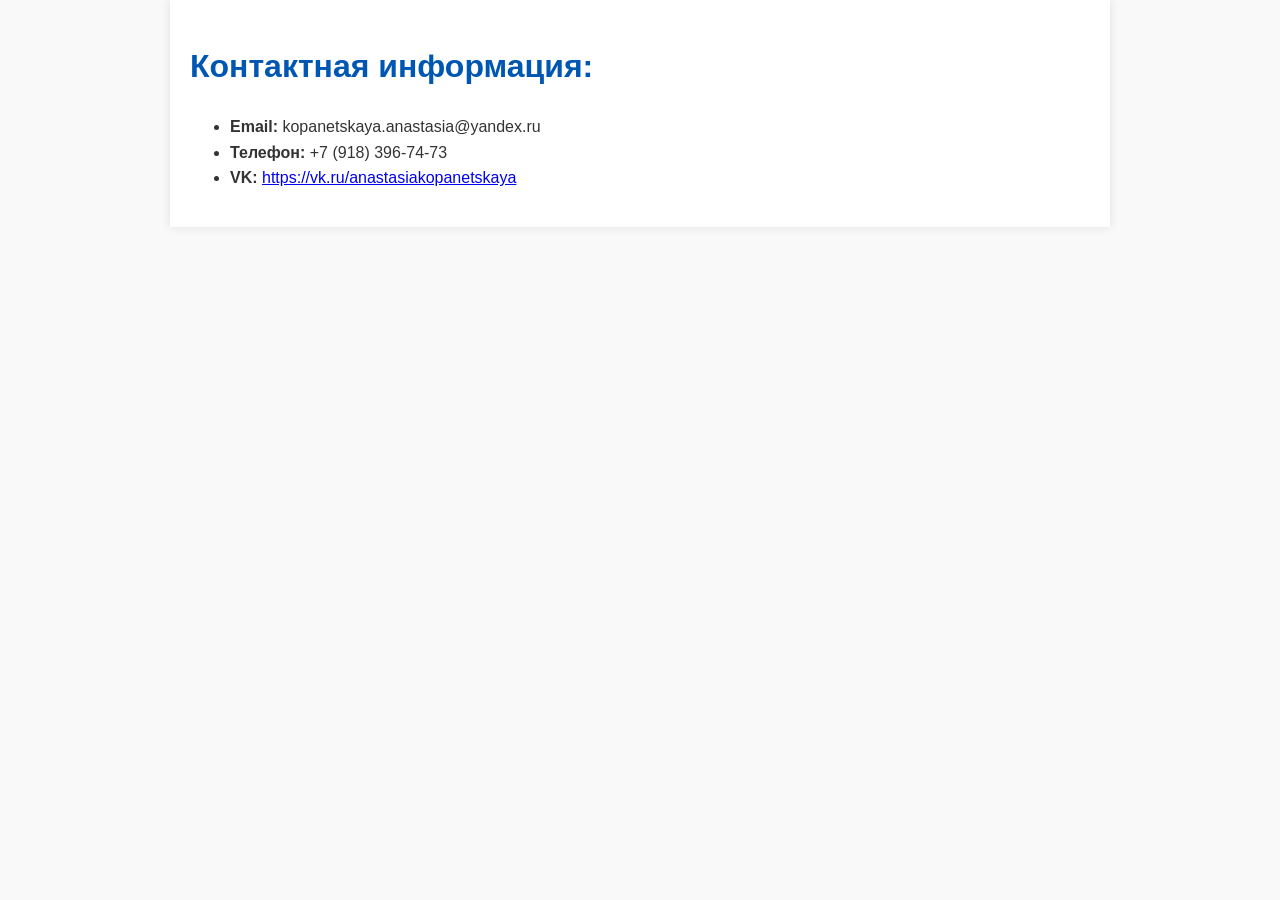
<file: contact.htm>
<!DOCTYPE html>
<html lang="ru">
<head>
    <meta charset="UTF-8">
    <meta name="robots" content="noindex, nofollow">
    <title>Контактная информация</title>
    <link rel="stylesheet" href="master_style.css">
</head>
<body>
<div class="container">
    <h1>Контактная информация:</h1>
    <ul>
        <li><strong>Email:</strong> kopanetskaya.anastasia@yandex.ru</li>
        <li><strong>Телефон:</strong> +7 (918) 396-74-73</li>
        <li><strong>VK:</strong> <a href="https://vk.ru/anastasiakopanetskaya">https://vk.ru/anastasiakopanetskaya</a></li>
    </ul>
</div>
</body>
</html>
</file>
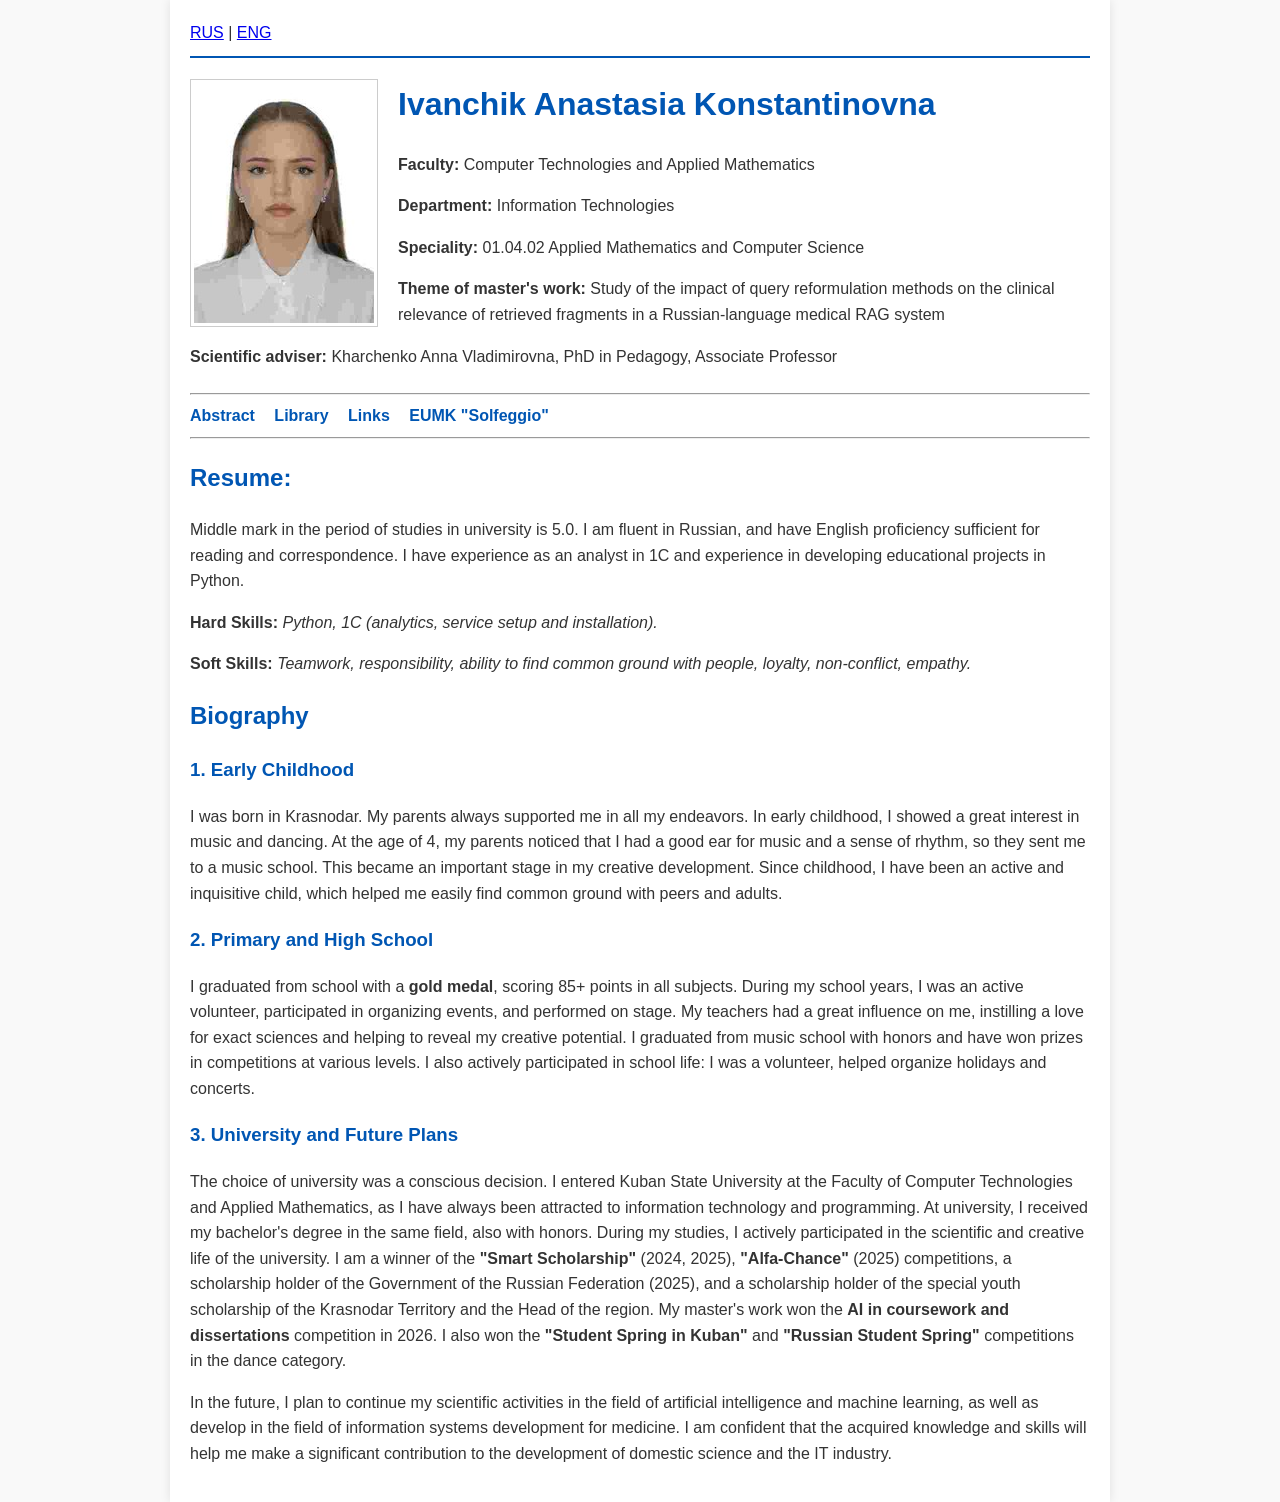
<file: indexe.htm>
<!DOCTYPE html>
<html lang="en">
<head>
    <meta charset="UTF-8">
    <title>Student of Kuban State University Ivanchik Anastasia</title>
    <link rel="stylesheet" href="master_style.css">
</head>
<body>
<div class="container">
    <header><a href="index.htm">RUS</a> | <a href="indexe.htm">ENG</a></header>
    <main>
        <div class="photo-block">
            <a href="ivanchik_big.jpg">
                <img src="photo.jpg" alt="Master of Kuban State University Ivanchik Anastasia" style="width: 180px; height: auto;">
            </a>
        </div>
        <h1>Ivanchik Anastasia Konstantinovna</h1>
        <p><strong>Faculty:</strong> Computer Technologies and Applied Mathematics</p>
        <p><strong>Department:</strong> Information Technologies</p>
        <p><strong>Speciality:</strong> 01.04.02 Applied Mathematics and Computer Science</p>
        <p><strong>Theme of master's work:</strong> Study of the impact of query reformulation methods on the clinical relevance of retrieved fragments in a Russian-language medical RAG system</p>
        <p><strong>Scientific adviser:</strong> Kharchenko Anna Vladimirovna, PhD in Pedagogy, Associate Professor</p>
        
        <div class="clear"></div>
        <hr>
        <nav>
            <a href="diss/indexe.htm">Abstract</a>
            <a href="library/index.htm">Library</a>
            <a href="links/index.htm">Links</a>
            <a href="https://kopanetskayaanastasia.github.io/solfeggio_eumk/index.htm" target="_blank">EUMK "Solfeggio"</a>
        </nav>
        <hr>

        <h2>Resume:</h2>
        <p>Middle mark in the period of studies in university is 5.0. I am fluent in Russian, and have English proficiency sufficient for reading and correspondence. I have experience as an analyst in 1C and experience in developing educational projects in Python.</p>
        <p><strong>Hard Skills:</strong> <em>Python, 1C (analytics, service setup and installation).</em></p>
        <p><strong>Soft Skills:</strong> <em>Teamwork, responsibility, ability to find common ground with people, loyalty, non-conflict, empathy.</em></p>
        
        <h2>Biography</h2>
        
        <h3>1. Early Childhood</h3>
        <p>I was born in Krasnodar. My parents always supported me in all my endeavors. In early childhood, I showed a great interest in music and dancing. At the age of 4, my parents noticed that I had a good ear for music and a sense of rhythm, so they sent me to a music school. This became an important stage in my creative development. Since childhood, I have been an active and inquisitive child, which helped me easily find common ground with peers and adults.</p>

        <h3>2. Primary and High School</h3>
        <p>I graduated from school with a <strong>gold medal</strong>, scoring 85+ points in all subjects. During my school years, I was an active volunteer, participated in organizing events, and performed on stage. My teachers had a great influence on me, instilling a love for exact sciences and helping to reveal my creative potential. I graduated from music school with honors and have won prizes in competitions at various levels. I also actively participated in school life: I was a volunteer, helped organize holidays and concerts.</p>

        <h3>3. University and Future Plans</h3>
        <p>The choice of university was a conscious decision. I entered Kuban State University at the Faculty of Computer Technologies and Applied Mathematics, as I have always been attracted to information technology and programming. At university, I received my bachelor's degree in the same field, also with honors. During my studies, I actively participated in the scientific and creative life of the university. I am a winner of the <strong>"Smart Scholarship"</strong> (2024, 2025), <strong>"Alfa-Chance"</strong> (2025) competitions, a scholarship holder of the Government of the Russian Federation (2025), and a scholarship holder of the special youth scholarship of the Krasnodar Territory and the Head of the region. My master's work won the <strong>AI in coursework and dissertations</strong> competition in 2026. I also won the <strong>"Student Spring in Kuban"</strong> and <strong>"Russian Student Spring"</strong> competitions in the dance category.</p>
        <p>In the future, I plan to continue my scientific activities in the field of artificial intelligence and machine learning, as well as develop in the field of information systems development for medicine. I am confident that the acquired knowledge and skills will help me make a significant contribution to the development of domestic science and the IT industry.</p>
    </main>
</div>
</body>
</html>
</file>
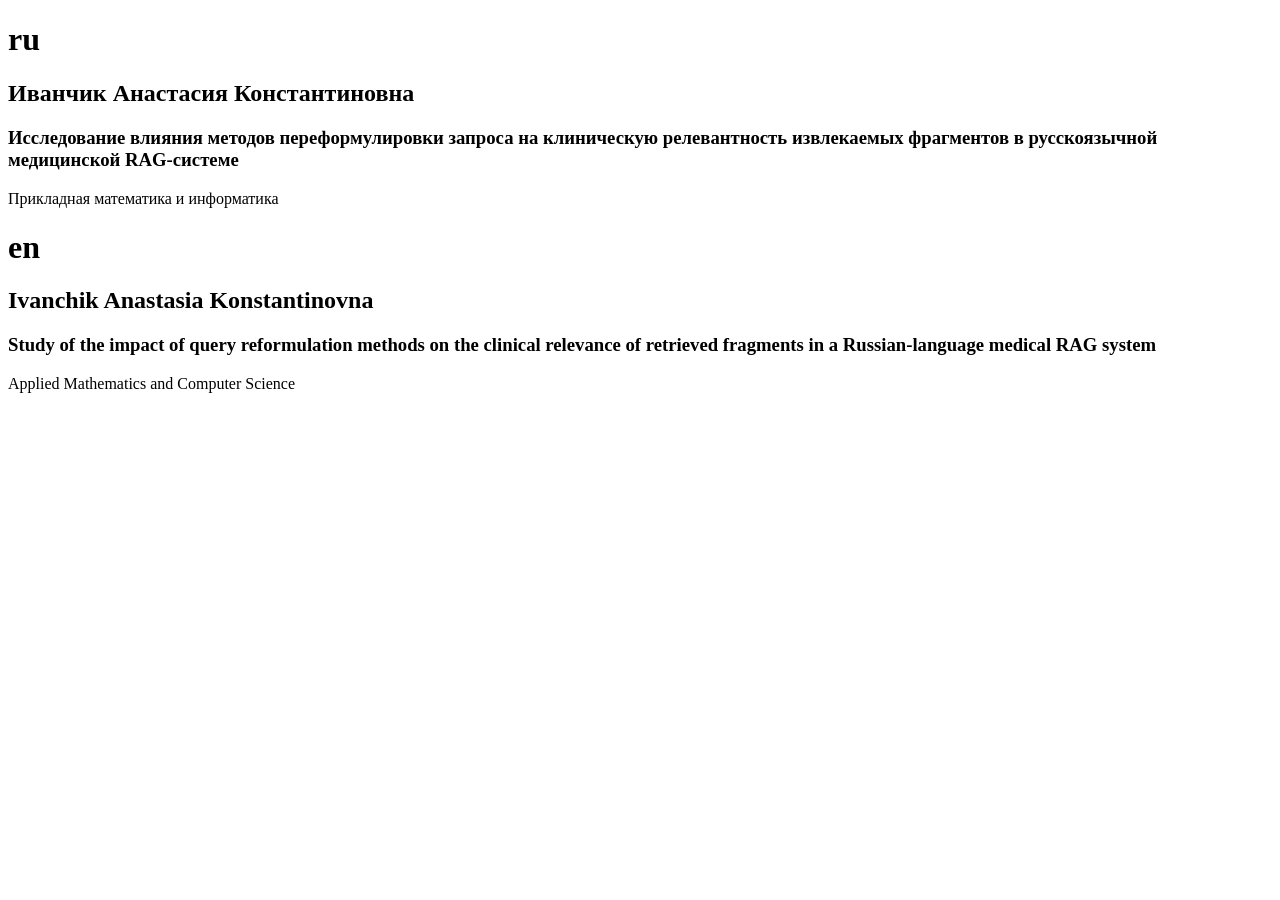
<file: ivanchik.htm>
<!DOCTYPE html>
<html lang="ru">
<head>
    <meta charset="UTF-8">
    <title>Студент Иванчик</title>
</head>
<body>
    <h1>ru</h1>
    <h2>Иванчик Анастасия Константиновна</h2>
    <h3>Исследование влияния методов переформулировки запроса на клиническую релевантность извлекаемых фрагментов в русскоязычной медицинской RAG-системе</h3>
    <p>Прикладная математика и информатика</p>
    
    <h1>en</h1>
    <h2>Ivanchik Anastasia Konstantinovna</h2>
    <h3>Study of the impact of query reformulation methods on the clinical relevance of retrieved fragments in a Russian-language medical RAG system</h3>
    <p>Applied Mathematics and Computer Science</p>
</body>
</html>
</file>
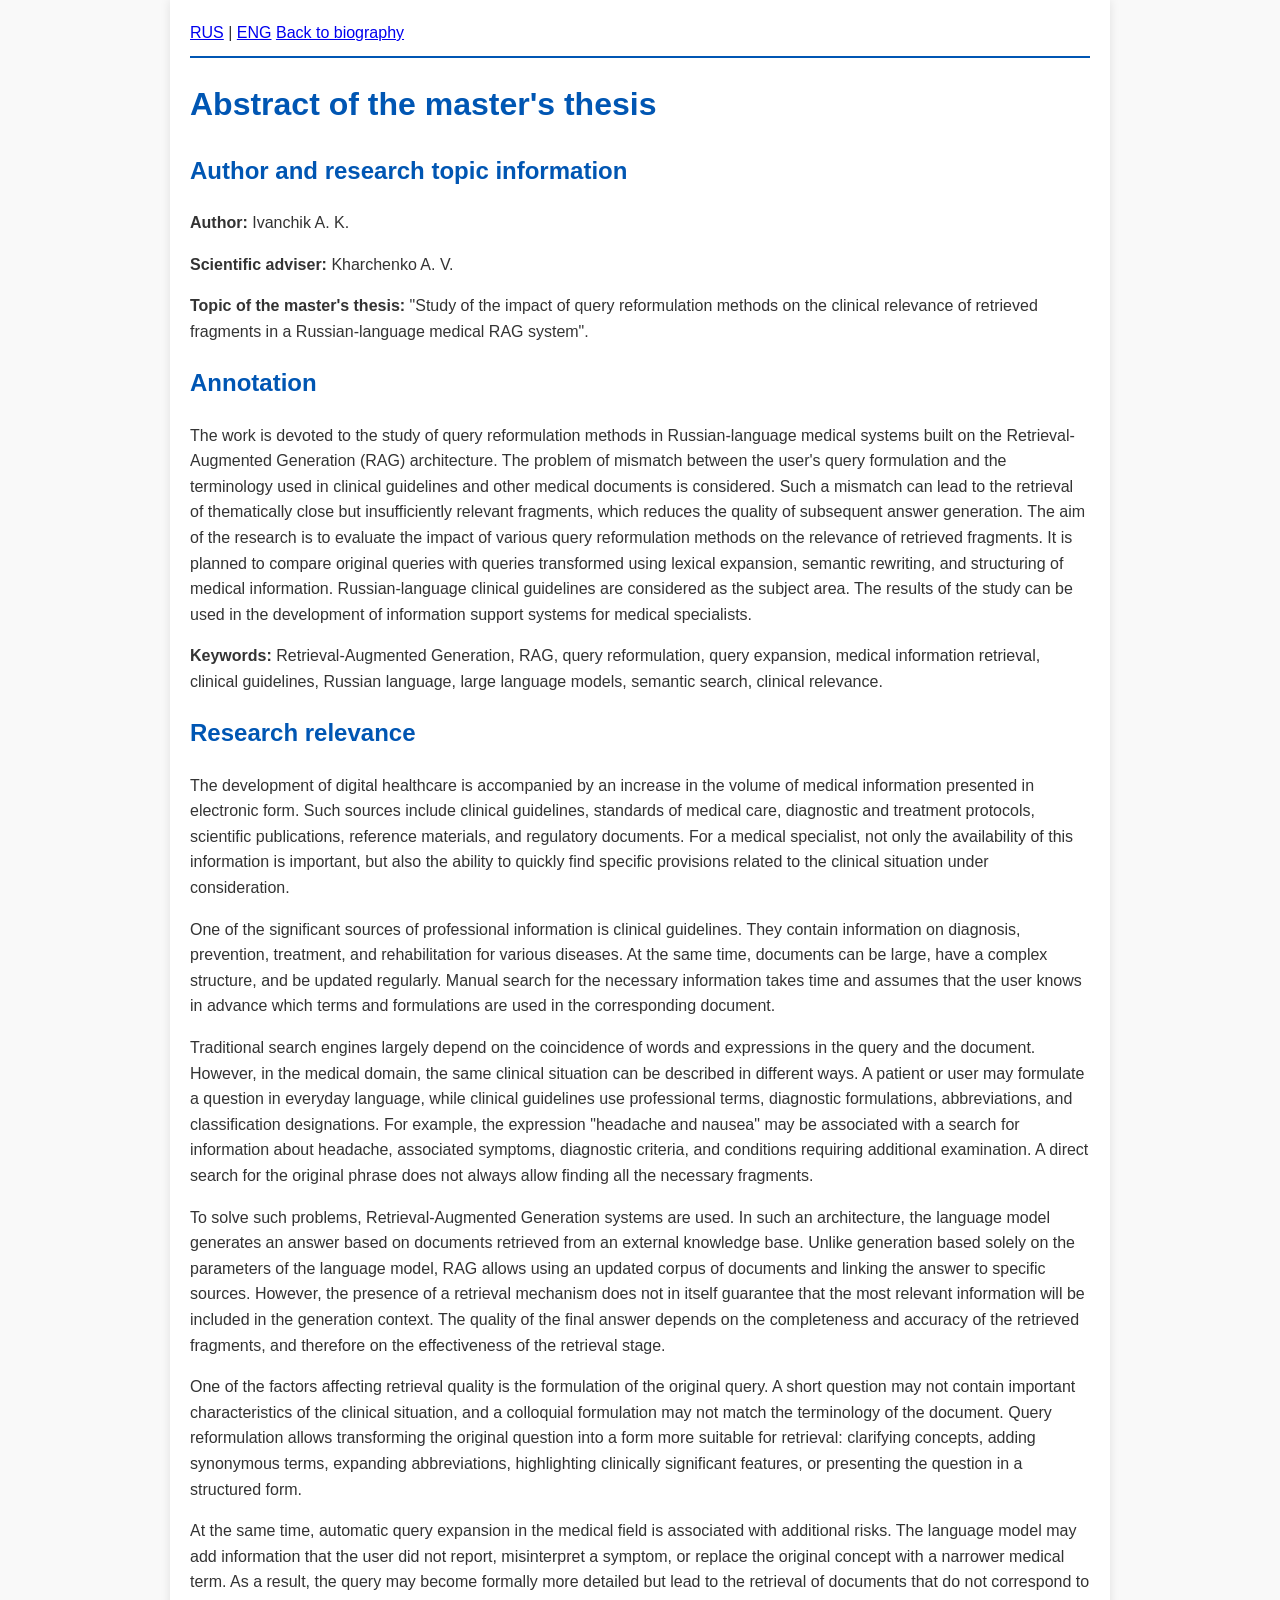
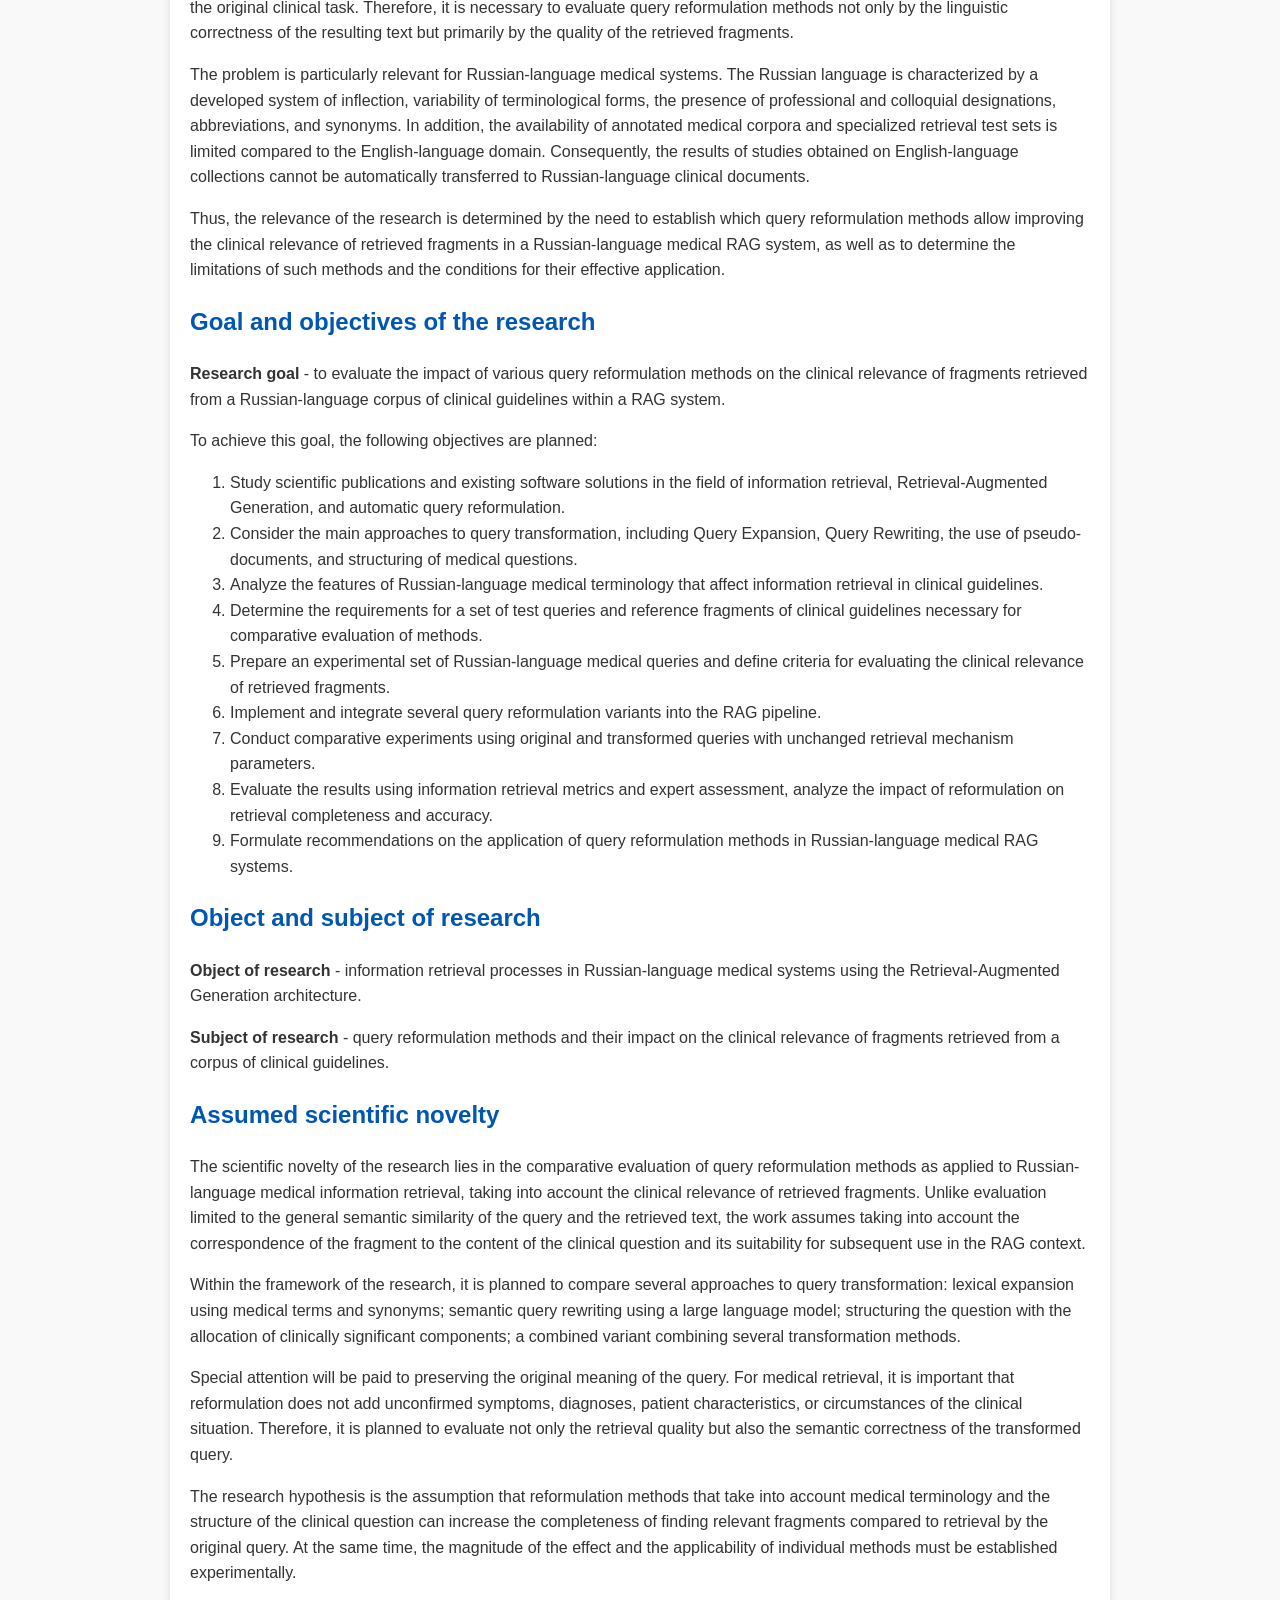
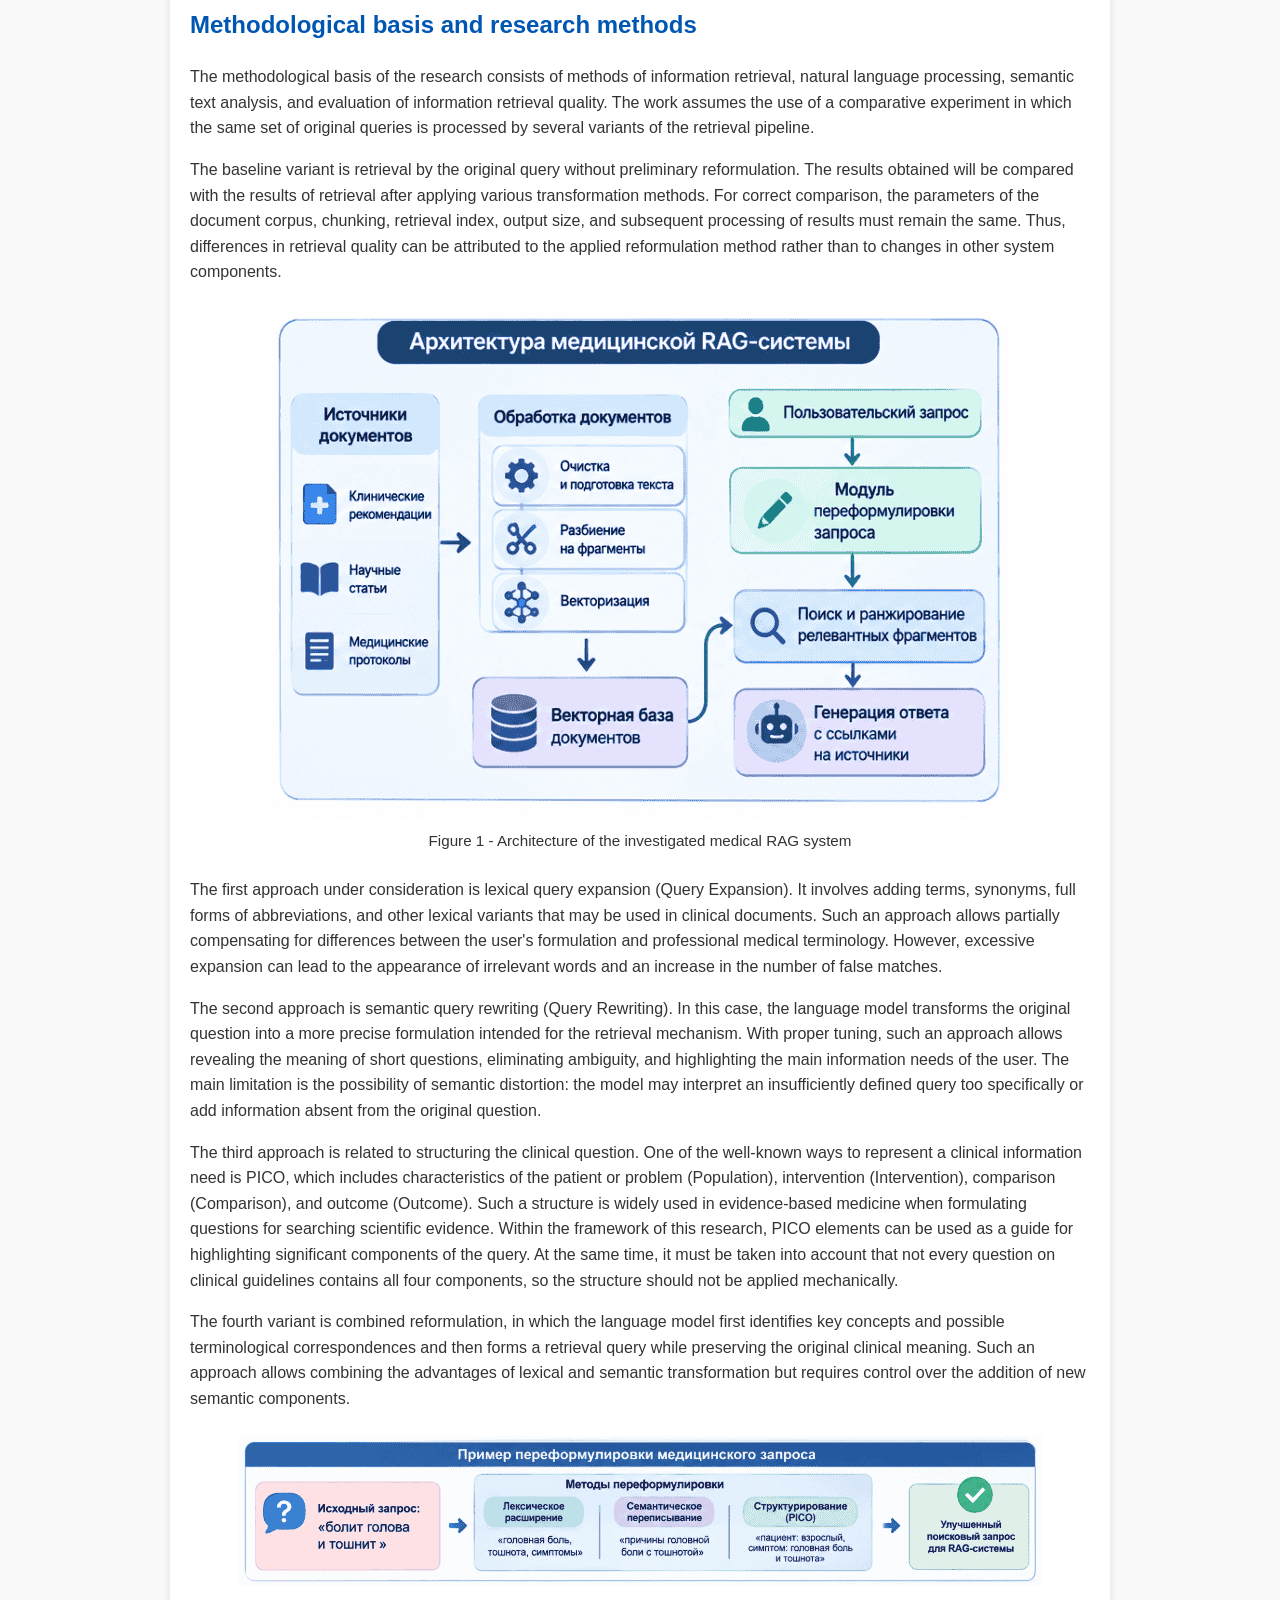
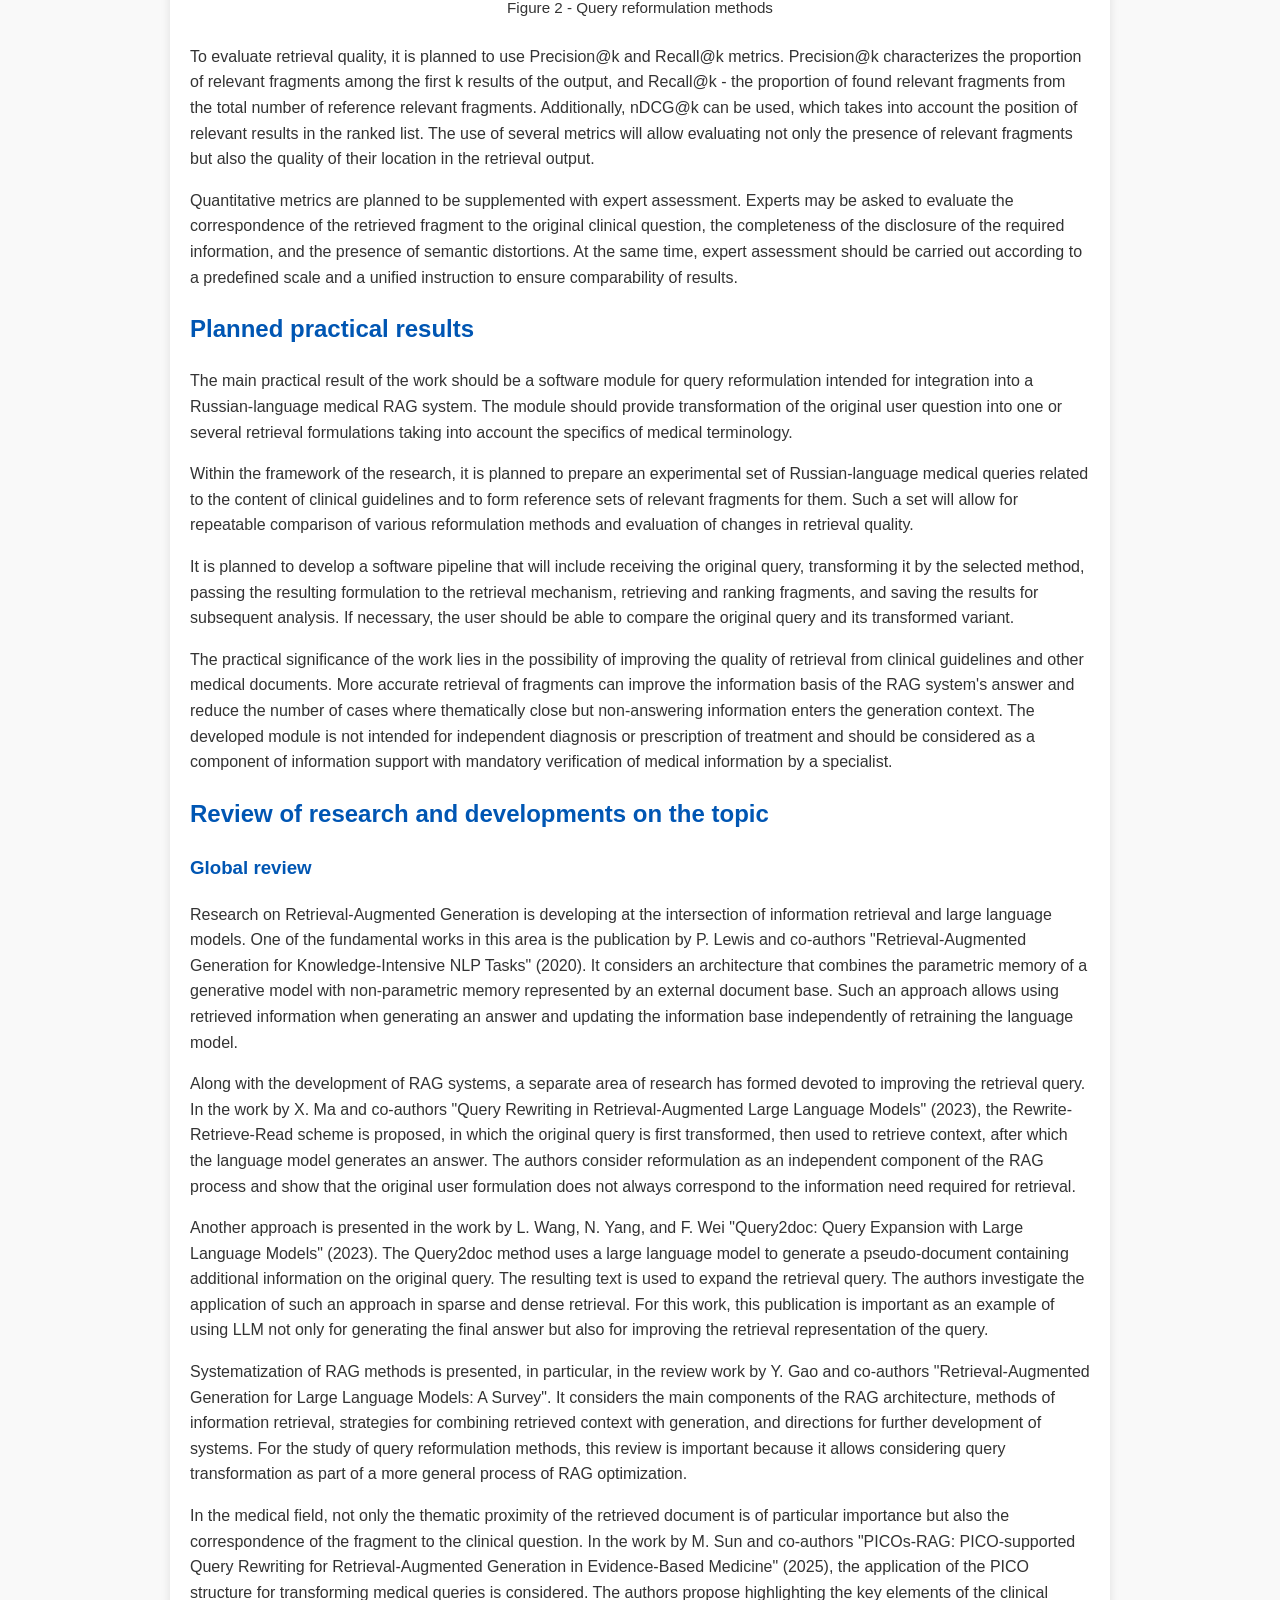
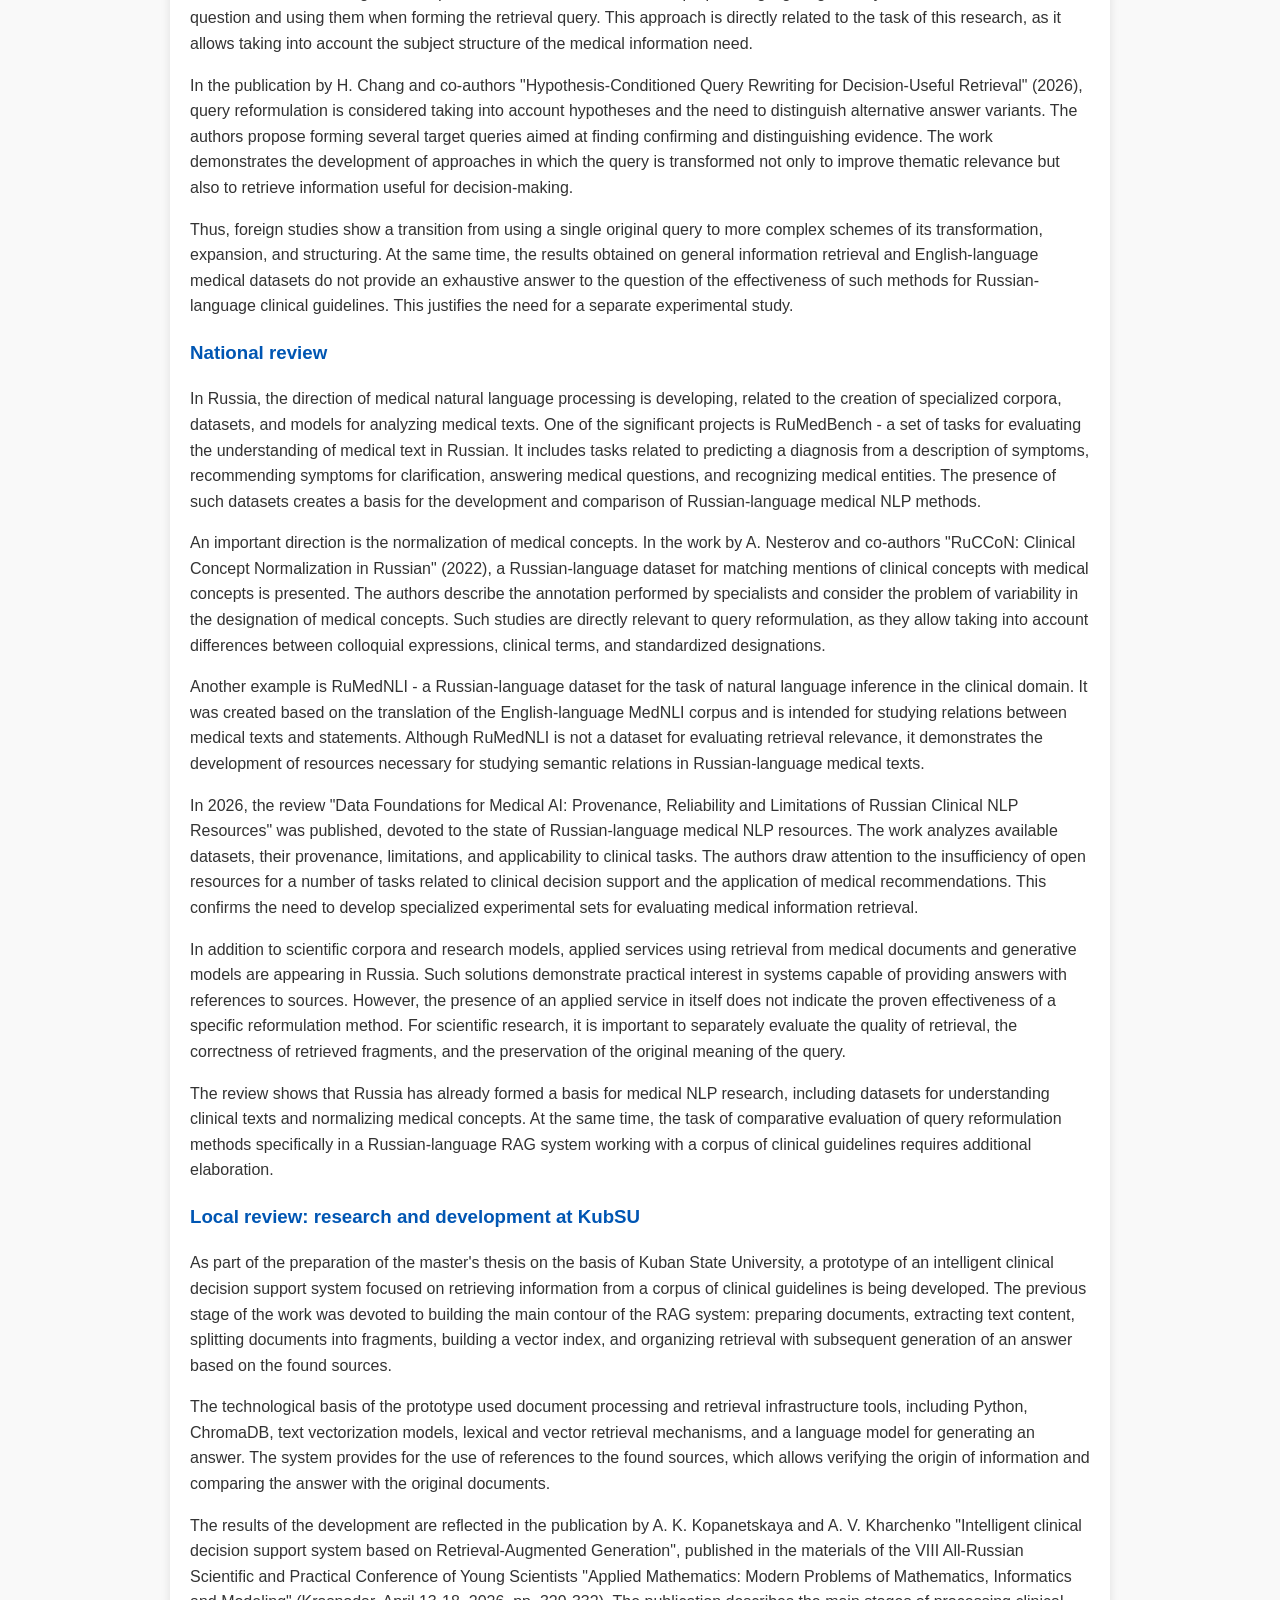
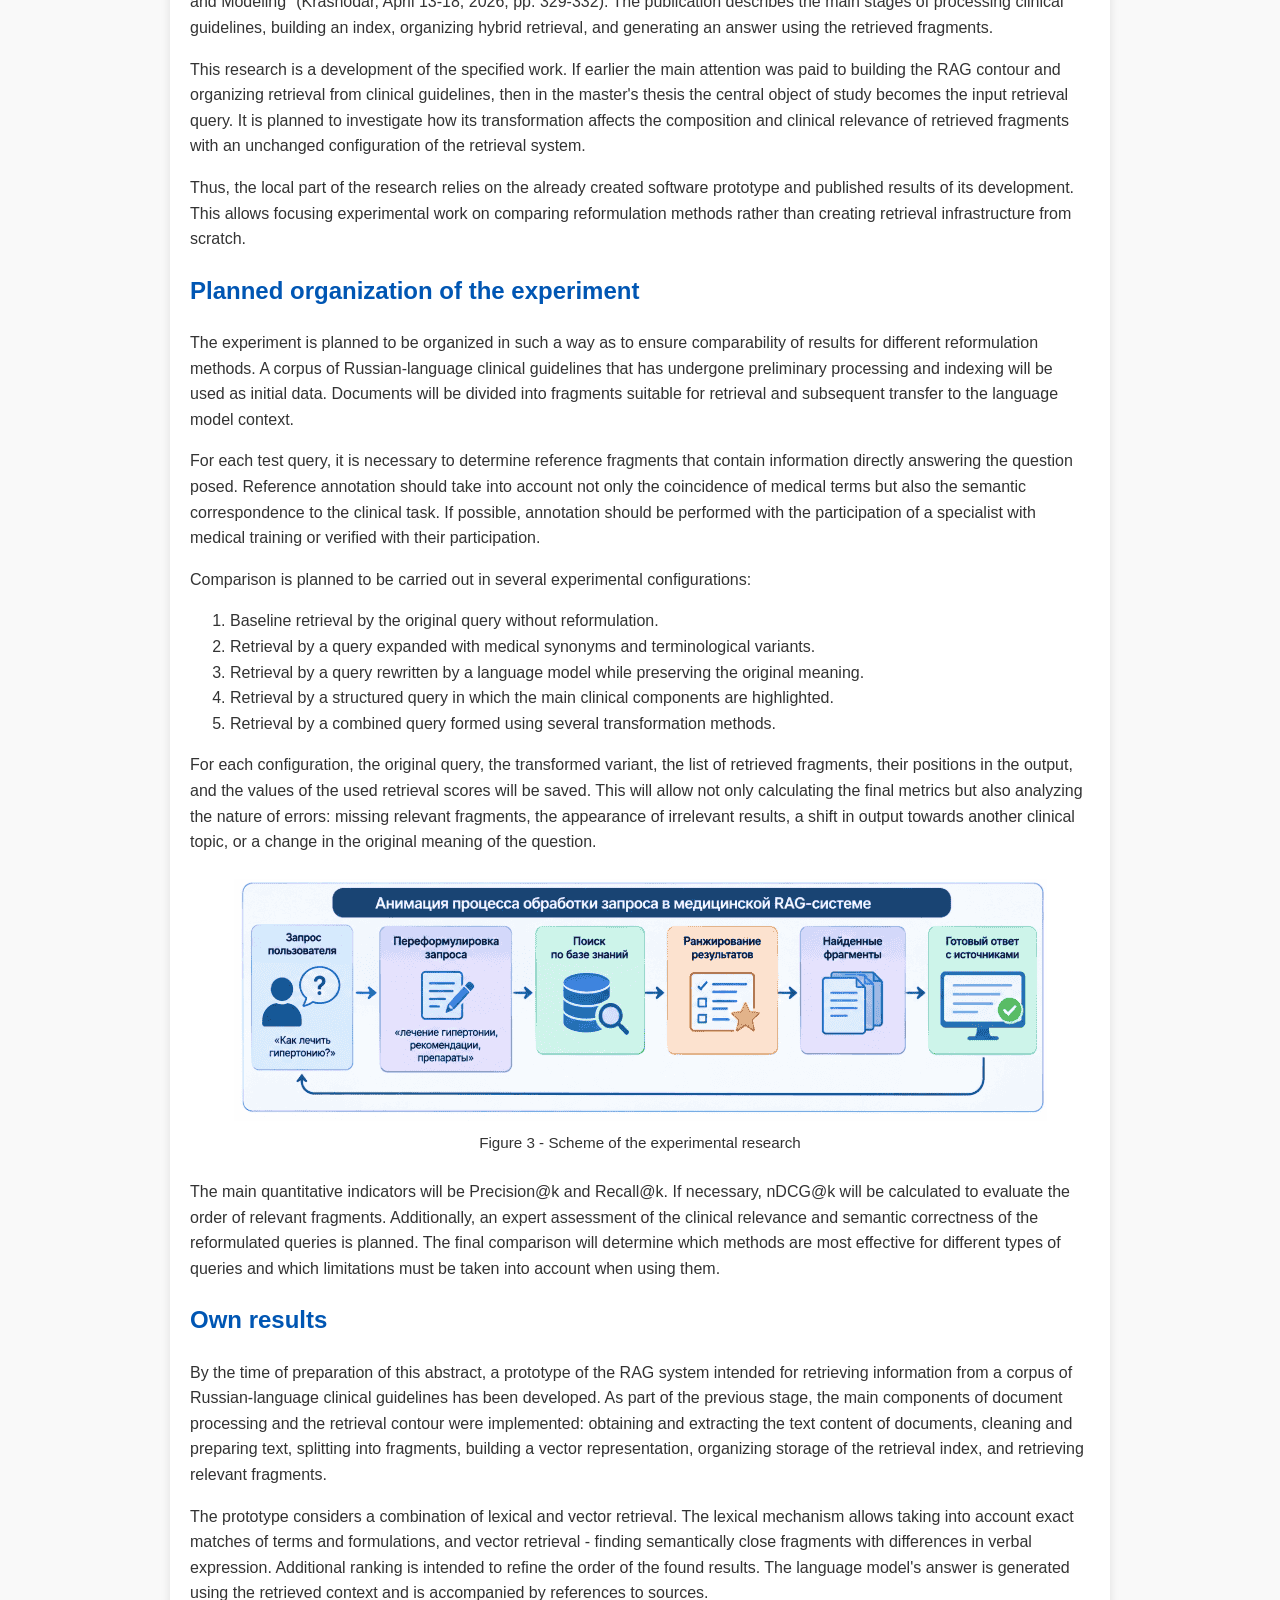
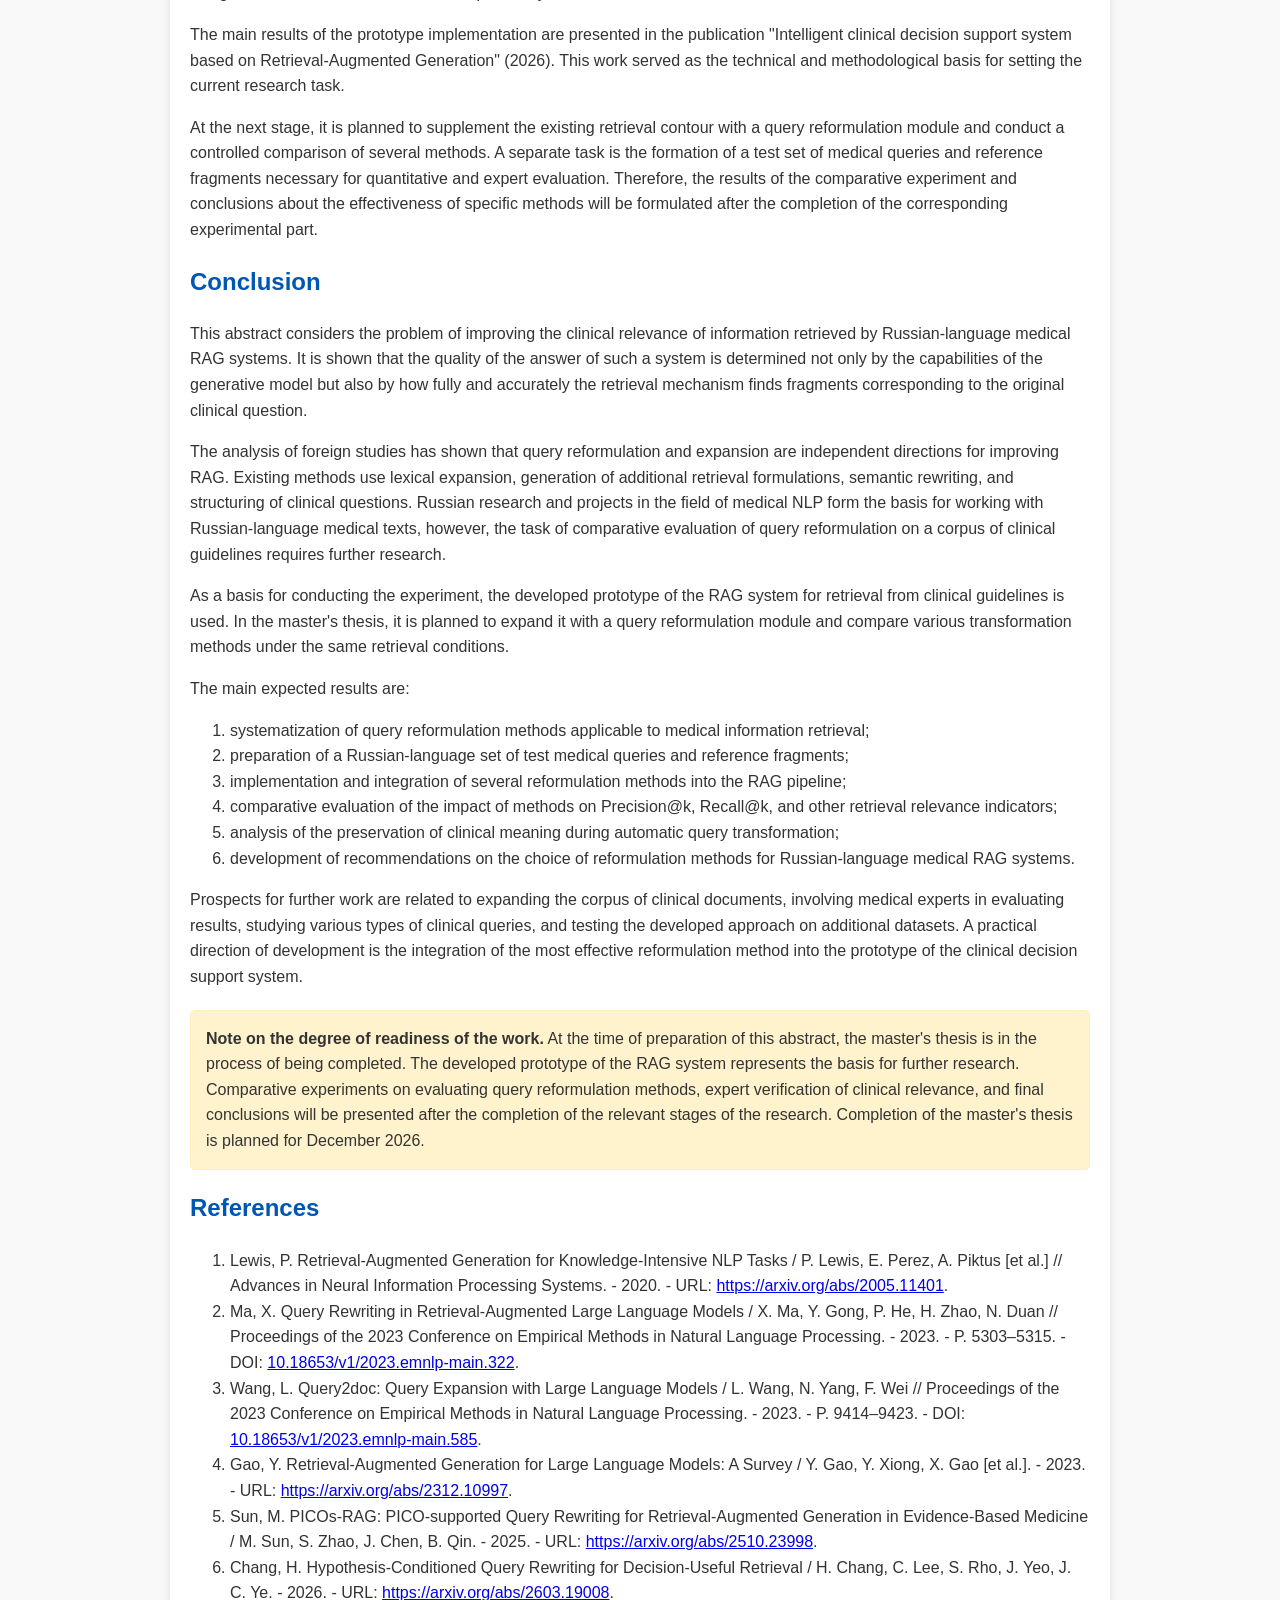
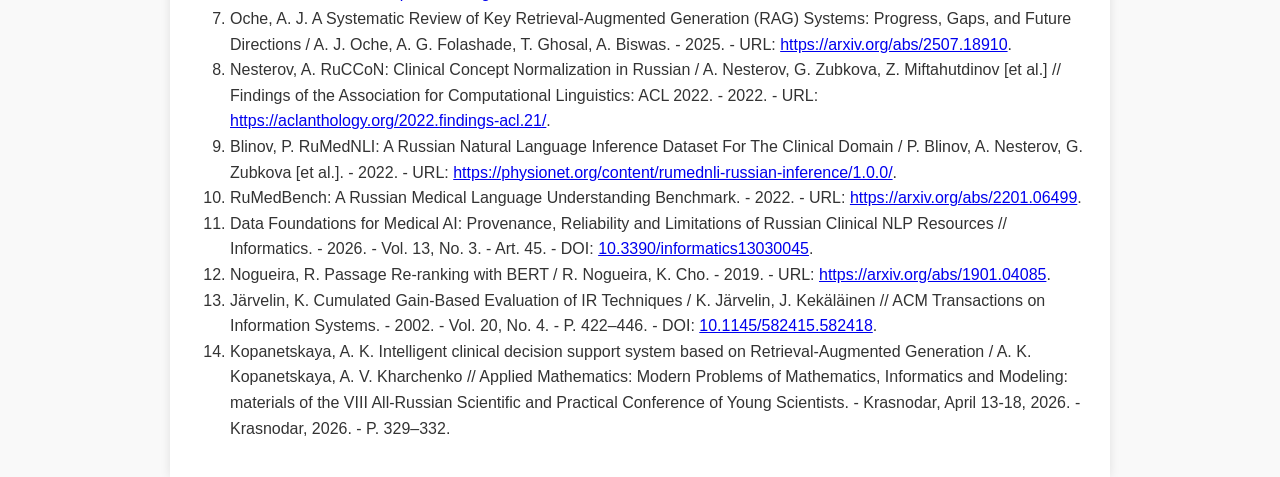
<file: diss/indexe.htm>
<!DOCTYPE html>
<html lang="en">
<head>
    <meta charset="UTF-8">
    <title>Abstract Ivanchik AK Query reformulation methods in a medical RAG system</title>
    <link rel="stylesheet" href="../master_style.css">
    <style>
        .research-figure {
            margin: 24px auto;
            text-align: center;
        }
        .research-figure img {
            display: block;
            max-width: 95%;
            max-height: 650px;
            width: auto;
            height: auto;
            margin: 0 auto;
        }
        .research-figure figcaption {
            margin-top: 10px;
            font-size: 0.95em;
            text-align: center;
        }
    </style>
</head>
<body>
<div class="container">
    <header>
        <a href="index.htm">RUS</a> | <a href="indexe.htm">ENG</a>
        <a href="../index.htm">Back to biography</a>
    </header>
    <main>
        <h1>Abstract of the master's thesis</h1>

        <h2>Author and research topic information</h2>
        <p><strong>Author:</strong> Ivanchik A. K.</p>
        <p><strong>Scientific adviser:</strong> Kharchenko A. V.</p>
        <p><strong>Topic of the master's thesis:</strong> "Study of the impact of query reformulation methods on the clinical relevance of retrieved fragments in a Russian-language medical RAG system".</p>

        <h2>Annotation</h2>
        <p>The work is devoted to the study of query reformulation methods in Russian-language medical systems built on the Retrieval-Augmented Generation (RAG) architecture. The problem of mismatch between the user's query formulation and the terminology used in clinical guidelines and other medical documents is considered. Such a mismatch can lead to the retrieval of thematically close but insufficiently relevant fragments, which reduces the quality of subsequent answer generation. The aim of the research is to evaluate the impact of various query reformulation methods on the relevance of retrieved fragments. It is planned to compare original queries with queries transformed using lexical expansion, semantic rewriting, and structuring of medical information. Russian-language clinical guidelines are considered as the subject area. The results of the study can be used in the development of information support systems for medical specialists.</p>

        <p><strong>Keywords:</strong> Retrieval-Augmented Generation, RAG, query reformulation, query expansion, medical information retrieval, clinical guidelines, Russian language, large language models, semantic search, clinical relevance.</p>

        <h2>Research relevance</h2>

        <p>The development of digital healthcare is accompanied by an increase in the volume of medical information presented in electronic form. Such sources include clinical guidelines, standards of medical care, diagnostic and treatment protocols, scientific publications, reference materials, and regulatory documents. For a medical specialist, not only the availability of this information is important, but also the ability to quickly find specific provisions related to the clinical situation under consideration.</p>

        <p>One of the significant sources of professional information is clinical guidelines. They contain information on diagnosis, prevention, treatment, and rehabilitation for various diseases. At the same time, documents can be large, have a complex structure, and be updated regularly. Manual search for the necessary information takes time and assumes that the user knows in advance which terms and formulations are used in the corresponding document.</p>

        <p>Traditional search engines largely depend on the coincidence of words and expressions in the query and the document. However, in the medical domain, the same clinical situation can be described in different ways. A patient or user may formulate a question in everyday language, while clinical guidelines use professional terms, diagnostic formulations, abbreviations, and classification designations. For example, the expression "headache and nausea" may be associated with a search for information about headache, associated symptoms, diagnostic criteria, and conditions requiring additional examination. A direct search for the original phrase does not always allow finding all the necessary fragments.</p>

        <p>To solve such problems, Retrieval-Augmented Generation systems are used. In such an architecture, the language model generates an answer based on documents retrieved from an external knowledge base. Unlike generation based solely on the parameters of the language model, RAG allows using an updated corpus of documents and linking the answer to specific sources. However, the presence of a retrieval mechanism does not in itself guarantee that the most relevant information will be included in the generation context. The quality of the final answer depends on the completeness and accuracy of the retrieved fragments, and therefore on the effectiveness of the retrieval stage.</p>

        <p>One of the factors affecting retrieval quality is the formulation of the original query. A short question may not contain important characteristics of the clinical situation, and a colloquial formulation may not match the terminology of the document. Query reformulation allows transforming the original question into a form more suitable for retrieval: clarifying concepts, adding synonymous terms, expanding abbreviations, highlighting clinically significant features, or presenting the question in a structured form.</p>

        <p>At the same time, automatic query expansion in the medical field is associated with additional risks. The language model may add information that the user did not report, misinterpret a symptom, or replace the original concept with a narrower medical term. As a result, the query may become formally more detailed but lead to the retrieval of documents that do not correspond to the original clinical task. Therefore, it is necessary to evaluate query reformulation methods not only by the linguistic correctness of the resulting text but primarily by the quality of the retrieved fragments.</p>

        <p>The problem is particularly relevant for Russian-language medical systems. The Russian language is characterized by a developed system of inflection, variability of terminological forms, the presence of professional and colloquial designations, abbreviations, and synonyms. In addition, the availability of annotated medical corpora and specialized retrieval test sets is limited compared to the English-language domain. Consequently, the results of studies obtained on English-language collections cannot be automatically transferred to Russian-language clinical documents.</p>

        <p>Thus, the relevance of the research is determined by the need to establish which query reformulation methods allow improving the clinical relevance of retrieved fragments in a Russian-language medical RAG system, as well as to determine the limitations of such methods and the conditions for their effective application.</p>

        <h2>Goal and objectives of the research</h2>

        <p><strong>Research goal</strong> - to evaluate the impact of various query reformulation methods on the clinical relevance of fragments retrieved from a Russian-language corpus of clinical guidelines within a RAG system.</p>

        <p>To achieve this goal, the following objectives are planned:</p>
        <ol>
            <li>Study scientific publications and existing software solutions in the field of information retrieval, Retrieval-Augmented Generation, and automatic query reformulation.</li>
            <li>Consider the main approaches to query transformation, including Query Expansion, Query Rewriting, the use of pseudo-documents, and structuring of medical questions.</li>
            <li>Analyze the features of Russian-language medical terminology that affect information retrieval in clinical guidelines.</li>
            <li>Determine the requirements for a set of test queries and reference fragments of clinical guidelines necessary for comparative evaluation of methods.</li>
            <li>Prepare an experimental set of Russian-language medical queries and define criteria for evaluating the clinical relevance of retrieved fragments.</li>
            <li>Implement and integrate several query reformulation variants into the RAG pipeline.</li>
            <li>Conduct comparative experiments using original and transformed queries with unchanged retrieval mechanism parameters.</li>
            <li>Evaluate the results using information retrieval metrics and expert assessment, analyze the impact of reformulation on retrieval completeness and accuracy.</li>
            <li>Formulate recommendations on the application of query reformulation methods in Russian-language medical RAG systems.</li>
        </ol>

        <h2>Object and subject of research</h2>

        <p><strong>Object of research</strong> - information retrieval processes in Russian-language medical systems using the Retrieval-Augmented Generation architecture.</p>

        <p><strong>Subject of research</strong> - query reformulation methods and their impact on the clinical relevance of fragments retrieved from a corpus of clinical guidelines.</p>

        <h2>Assumed scientific novelty</h2>

        <p>The scientific novelty of the research lies in the comparative evaluation of query reformulation methods as applied to Russian-language medical information retrieval, taking into account the clinical relevance of retrieved fragments. Unlike evaluation limited to the general semantic similarity of the query and the retrieved text, the work assumes taking into account the correspondence of the fragment to the content of the clinical question and its suitability for subsequent use in the RAG context.</p>

        <p>Within the framework of the research, it is planned to compare several approaches to query transformation: lexical expansion using medical terms and synonyms; semantic query rewriting using a large language model; structuring the question with the allocation of clinically significant components; a combined variant combining several transformation methods.</p>

        <p>Special attention will be paid to preserving the original meaning of the query. For medical retrieval, it is important that reformulation does not add unconfirmed symptoms, diagnoses, patient characteristics, or circumstances of the clinical situation. Therefore, it is planned to evaluate not only the retrieval quality but also the semantic correctness of the transformed query.</p>

        <p>The research hypothesis is the assumption that reformulation methods that take into account medical terminology and the structure of the clinical question can increase the completeness of finding relevant fragments compared to retrieval by the original query. At the same time, the magnitude of the effect and the applicability of individual methods must be established experimentally.</p>

        <h2>Methodological basis and research methods</h2>

        <p>The methodological basis of the research consists of methods of information retrieval, natural language processing, semantic text analysis, and evaluation of information retrieval quality. The work assumes the use of a comparative experiment in which the same set of original queries is processed by several variants of the retrieval pipeline.</p>

        <p>The baseline variant is retrieval by the original query without preliminary reformulation. The results obtained will be compared with the results of retrieval after applying various transformation methods. For correct comparison, the parameters of the document corpus, chunking, retrieval index, output size, and subsequent processing of results must remain the same. Thus, differences in retrieval quality can be attributed to the applied reformulation method rather than to changes in other system components.</p>

        <figure class="research-figure">
            <img src="scheme_rag.png"
                 alt="Architecture of the Russian-language medical RAG system with the query reformulation module highlighted">
            <figcaption>
                Figure 1 - Architecture of the investigated medical RAG system
            </figcaption>
        </figure>

        <p>The first approach under consideration is lexical query expansion (Query Expansion). It involves adding terms, synonyms, full forms of abbreviations, and other lexical variants that may be used in clinical documents. Such an approach allows partially compensating for differences between the user's formulation and professional medical terminology. However, excessive expansion can lead to the appearance of irrelevant words and an increase in the number of false matches.</p>

        <p>The second approach is semantic query rewriting (Query Rewriting). In this case, the language model transforms the original question into a more precise formulation intended for the retrieval mechanism. With proper tuning, such an approach allows revealing the meaning of short questions, eliminating ambiguity, and highlighting the main information needs of the user. The main limitation is the possibility of semantic distortion: the model may interpret an insufficiently defined query too specifically or add information absent from the original question.</p>

        <p>The third approach is related to structuring the clinical question. One of the well-known ways to represent a clinical information need is PICO, which includes characteristics of the patient or problem (Population), intervention (Intervention), comparison (Comparison), and outcome (Outcome). Such a structure is widely used in evidence-based medicine when formulating questions for searching scientific evidence. Within the framework of this research, PICO elements can be used as a guide for highlighting significant components of the query. At the same time, it must be taken into account that not every question on clinical guidelines contains all four components, so the structure should not be applied mechanically.</p>

        <p>The fourth variant is combined reformulation, in which the language model first identifies key concepts and possible terminological correspondences and then forms a retrieval query while preserving the original clinical meaning. Such an approach allows combining the advantages of lexical and semantic transformation but requires control over the addition of new semantic components.</p>

        <figure class="research-figure">
            <img src="example_query.png"
                 alt="Comparison of lexical expansion, semantic rewriting, PICO structuring, and combined reformulation methods">
            <figcaption>
                Figure 2 - Query reformulation methods
            </figcaption>
        </figure>

        <p>To evaluate retrieval quality, it is planned to use Precision@k and Recall@k metrics. Precision@k characterizes the proportion of relevant fragments among the first k results of the output, and Recall@k - the proportion of found relevant fragments from the total number of reference relevant fragments. Additionally, nDCG@k can be used, which takes into account the position of relevant results in the ranked list. The use of several metrics will allow evaluating not only the presence of relevant fragments but also the quality of their location in the retrieval output.</p>

        <p>Quantitative metrics are planned to be supplemented with expert assessment. Experts may be asked to evaluate the correspondence of the retrieved fragment to the original clinical question, the completeness of the disclosure of the required information, and the presence of semantic distortions. At the same time, expert assessment should be carried out according to a predefined scale and a unified instruction to ensure comparability of results.</p>

        <h2>Planned practical results</h2>

        <p>The main practical result of the work should be a software module for query reformulation intended for integration into a Russian-language medical RAG system. The module should provide transformation of the original user question into one or several retrieval formulations taking into account the specifics of medical terminology.</p>

        <p>Within the framework of the research, it is planned to prepare an experimental set of Russian-language medical queries related to the content of clinical guidelines and to form reference sets of relevant fragments for them. Such a set will allow for repeatable comparison of various reformulation methods and evaluation of changes in retrieval quality.</p>

        <p>It is planned to develop a software pipeline that will include receiving the original query, transforming it by the selected method, passing the resulting formulation to the retrieval mechanism, retrieving and ranking fragments, and saving the results for subsequent analysis. If necessary, the user should be able to compare the original query and its transformed variant.</p>

        <p>The practical significance of the work lies in the possibility of improving the quality of retrieval from clinical guidelines and other medical documents. More accurate retrieval of fragments can improve the information basis of the RAG system's answer and reduce the number of cases where thematically close but non-answering information enters the generation context. The developed module is not intended for independent diagnosis or prescription of treatment and should be considered as a component of information support with mandatory verification of medical information by a specialist.</p>

        <h2>Review of research and developments on the topic</h2>

        <h3>Global review</h3>

        <p>Research on Retrieval-Augmented Generation is developing at the intersection of information retrieval and large language models. One of the fundamental works in this area is the publication by P. Lewis and co-authors "Retrieval-Augmented Generation for Knowledge-Intensive NLP Tasks" (2020). It considers an architecture that combines the parametric memory of a generative model with non-parametric memory represented by an external document base. Such an approach allows using retrieved information when generating an answer and updating the information base independently of retraining the language model.</p>

        <p>Along with the development of RAG systems, a separate area of research has formed devoted to improving the retrieval query. In the work by X. Ma and co-authors "Query Rewriting in Retrieval-Augmented Large Language Models" (2023), the Rewrite-Retrieve-Read scheme is proposed, in which the original query is first transformed, then used to retrieve context, after which the language model generates an answer. The authors consider reformulation as an independent component of the RAG process and show that the original user formulation does not always correspond to the information need required for retrieval.</p>

        <p>Another approach is presented in the work by L. Wang, N. Yang, and F. Wei "Query2doc: Query Expansion with Large Language Models" (2023). The Query2doc method uses a large language model to generate a pseudo-document containing additional information on the original query. The resulting text is used to expand the retrieval query. The authors investigate the application of such an approach in sparse and dense retrieval. For this work, this publication is important as an example of using LLM not only for generating the final answer but also for improving the retrieval representation of the query.</p>

        <p>Systematization of RAG methods is presented, in particular, in the review work by Y. Gao and co-authors "Retrieval-Augmented Generation for Large Language Models: A Survey". It considers the main components of the RAG architecture, methods of information retrieval, strategies for combining retrieved context with generation, and directions for further development of systems. For the study of query reformulation methods, this review is important because it allows considering query transformation as part of a more general process of RAG optimization.</p>

        <p>In the medical field, not only the thematic proximity of the retrieved document is of particular importance but also the correspondence of the fragment to the clinical question. In the work by M. Sun and co-authors "PICOs-RAG: PICO-supported Query Rewriting for Retrieval-Augmented Generation in Evidence-Based Medicine" (2025), the application of the PICO structure for transforming medical queries is considered. The authors propose highlighting the key elements of the clinical question and using them when forming the retrieval query. This approach is directly related to the task of this research, as it allows taking into account the subject structure of the medical information need.</p>

        <p>In the publication by H. Chang and co-authors "Hypothesis-Conditioned Query Rewriting for Decision-Useful Retrieval" (2026), query reformulation is considered taking into account hypotheses and the need to distinguish alternative answer variants. The authors propose forming several target queries aimed at finding confirming and distinguishing evidence. The work demonstrates the development of approaches in which the query is transformed not only to improve thematic relevance but also to retrieve information useful for decision-making.</p>

        <p>Thus, foreign studies show a transition from using a single original query to more complex schemes of its transformation, expansion, and structuring. At the same time, the results obtained on general information retrieval and English-language medical datasets do not provide an exhaustive answer to the question of the effectiveness of such methods for Russian-language clinical guidelines. This justifies the need for a separate experimental study.</p>

        <h3>National review</h3>

        <p>In Russia, the direction of medical natural language processing is developing, related to the creation of specialized corpora, datasets, and models for analyzing medical texts. One of the significant projects is RuMedBench - a set of tasks for evaluating the understanding of medical text in Russian. It includes tasks related to predicting a diagnosis from a description of symptoms, recommending symptoms for clarification, answering medical questions, and recognizing medical entities. The presence of such datasets creates a basis for the development and comparison of Russian-language medical NLP methods.</p>

        <p>An important direction is the normalization of medical concepts. In the work by A. Nesterov and co-authors "RuCCoN: Clinical Concept Normalization in Russian" (2022), a Russian-language dataset for matching mentions of clinical concepts with medical concepts is presented. The authors describe the annotation performed by specialists and consider the problem of variability in the designation of medical concepts. Such studies are directly relevant to query reformulation, as they allow taking into account differences between colloquial expressions, clinical terms, and standardized designations.</p>

        <p>Another example is RuMedNLI - a Russian-language dataset for the task of natural language inference in the clinical domain. It was created based on the translation of the English-language MedNLI corpus and is intended for studying relations between medical texts and statements. Although RuMedNLI is not a dataset for evaluating retrieval relevance, it demonstrates the development of resources necessary for studying semantic relations in Russian-language medical texts.</p>

        <p>In 2026, the review "Data Foundations for Medical AI: Provenance, Reliability and Limitations of Russian Clinical NLP Resources" was published, devoted to the state of Russian-language medical NLP resources. The work analyzes available datasets, their provenance, limitations, and applicability to clinical tasks. The authors draw attention to the insufficiency of open resources for a number of tasks related to clinical decision support and the application of medical recommendations. This confirms the need to develop specialized experimental sets for evaluating medical information retrieval.</p>

        <p>In addition to scientific corpora and research models, applied services using retrieval from medical documents and generative models are appearing in Russia. Such solutions demonstrate practical interest in systems capable of providing answers with references to sources. However, the presence of an applied service in itself does not indicate the proven effectiveness of a specific reformulation method. For scientific research, it is important to separately evaluate the quality of retrieval, the correctness of retrieved fragments, and the preservation of the original meaning of the query.</p>

        <p>The review shows that Russia has already formed a basis for medical NLP research, including datasets for understanding clinical texts and normalizing medical concepts. At the same time, the task of comparative evaluation of query reformulation methods specifically in a Russian-language RAG system working with a corpus of clinical guidelines requires additional elaboration.</p>

        <h3>Local review: research and development at KubSU</h3>

        <p>As part of the preparation of the master's thesis on the basis of Kuban State University, a prototype of an intelligent clinical decision support system focused on retrieving information from a corpus of clinical guidelines is being developed. The previous stage of the work was devoted to building the main contour of the RAG system: preparing documents, extracting text content, splitting documents into fragments, building a vector index, and organizing retrieval with subsequent generation of an answer based on the found sources.</p>

        <p>The technological basis of the prototype used document processing and retrieval infrastructure tools, including Python, ChromaDB, text vectorization models, lexical and vector retrieval mechanisms, and a language model for generating an answer. The system provides for the use of references to the found sources, which allows verifying the origin of information and comparing the answer with the original documents.</p>

        <p>The results of the development are reflected in the publication by A. K. Kopanetskaya and A. V. Kharchenko "Intelligent clinical decision support system based on Retrieval-Augmented Generation", published in the materials of the VIII All-Russian Scientific and Practical Conference of Young Scientists "Applied Mathematics: Modern Problems of Mathematics, Informatics and Modeling" (Krasnodar, April 13-18, 2026, pp. 329-332). The publication describes the main stages of processing clinical guidelines, building an index, organizing hybrid retrieval, and generating an answer using the retrieved fragments.</p>

        <p>This research is a development of the specified work. If earlier the main attention was paid to building the RAG contour and organizing retrieval from clinical guidelines, then in the master's thesis the central object of study becomes the input retrieval query. It is planned to investigate how its transformation affects the composition and clinical relevance of retrieved fragments with an unchanged configuration of the retrieval system.</p>

        <p>Thus, the local part of the research relies on the already created software prototype and published results of its development. This allows focusing experimental work on comparing reformulation methods rather than creating retrieval infrastructure from scratch.</p>

        <h2>Planned organization of the experiment</h2>

        <p>The experiment is planned to be organized in such a way as to ensure comparability of results for different reformulation methods. A corpus of Russian-language clinical guidelines that has undergone preliminary processing and indexing will be used as initial data. Documents will be divided into fragments suitable for retrieval and subsequent transfer to the language model context.</p>

        <p>For each test query, it is necessary to determine reference fragments that contain information directly answering the question posed. Reference annotation should take into account not only the coincidence of medical terms but also the semantic correspondence to the clinical task. If possible, annotation should be performed with the participation of a specialist with medical training or verified with their participation.</p>

        <p>Comparison is planned to be carried out in several experimental configurations:</p>
        <ol>
            <li>Baseline retrieval by the original query without reformulation.</li>
            <li>Retrieval by a query expanded with medical synonyms and terminological variants.</li>
            <li>Retrieval by a query rewritten by a language model while preserving the original meaning.</li>
            <li>Retrieval by a structured query in which the main clinical components are highlighted.</li>
            <li>Retrieval by a combined query formed using several transformation methods.</li>
        </ol>

        <p>For each configuration, the original query, the transformed variant, the list of retrieved fragments, their positions in the output, and the values of the used retrieval scores will be saved. This will allow not only calculating the final metrics but also analyzing the nature of errors: missing relevant fragments, the appearance of irrelevant results, a shift in output towards another clinical topic, or a change in the original meaning of the question.</p>

        <figure class="research-figure">
            <img src="animation_rag.gif.png"
                 alt="Experimental research scheme">
            <figcaption>
                Figure 3 - Scheme of the experimental research
            </figcaption>
        </figure>

        <p>The main quantitative indicators will be Precision@k and Recall@k. If necessary, nDCG@k will be calculated to evaluate the order of relevant fragments. Additionally, an expert assessment of the clinical relevance and semantic correctness of the reformulated queries is planned. The final comparison will determine which methods are most effective for different types of queries and which limitations must be taken into account when using them.</p>

        <h2>Own results</h2>

        <p>By the time of preparation of this abstract, a prototype of the RAG system intended for retrieving information from a corpus of Russian-language clinical guidelines has been developed. As part of the previous stage, the main components of document processing and the retrieval contour were implemented: obtaining and extracting the text content of documents, cleaning and preparing text, splitting into fragments, building a vector representation, organizing storage of the retrieval index, and retrieving relevant fragments.</p>

        <p>The prototype considers a combination of lexical and vector retrieval. The lexical mechanism allows taking into account exact matches of terms and formulations, and vector retrieval - finding semantically close fragments with differences in verbal expression. Additional ranking is intended to refine the order of the found results. The language model's answer is generated using the retrieved context and is accompanied by references to sources.</p>

        <p>The main results of the prototype implementation are presented in the publication "Intelligent clinical decision support system based on Retrieval-Augmented Generation" (2026). This work served as the technical and methodological basis for setting the current research task.</p>

        <p>At the next stage, it is planned to supplement the existing retrieval contour with a query reformulation module and conduct a controlled comparison of several methods. A separate task is the formation of a test set of medical queries and reference fragments necessary for quantitative and expert evaluation. Therefore, the results of the comparative experiment and conclusions about the effectiveness of specific methods will be formulated after the completion of the corresponding experimental part.</p>

        <h2>Conclusion</h2>

        <p>This abstract considers the problem of improving the clinical relevance of information retrieved by Russian-language medical RAG systems. It is shown that the quality of the answer of such a system is determined not only by the capabilities of the generative model but also by how fully and accurately the retrieval mechanism finds fragments corresponding to the original clinical question.</p>

        <p>The analysis of foreign studies has shown that query reformulation and expansion are independent directions for improving RAG. Existing methods use lexical expansion, generation of additional retrieval formulations, semantic rewriting, and structuring of clinical questions. Russian research and projects in the field of medical NLP form the basis for working with Russian-language medical texts, however, the task of comparative evaluation of query reformulation on a corpus of clinical guidelines requires further research.</p>

        <p>As a basis for conducting the experiment, the developed prototype of the RAG system for retrieval from clinical guidelines is used. In the master's thesis, it is planned to expand it with a query reformulation module and compare various transformation methods under the same retrieval conditions.</p>

        <p>The main expected results are:</p>
        <ol>
            <li>systematization of query reformulation methods applicable to medical information retrieval;</li>
            <li>preparation of a Russian-language set of test medical queries and reference fragments;</li>
            <li>implementation and integration of several reformulation methods into the RAG pipeline;</li>
            <li>comparative evaluation of the impact of methods on Precision@k, Recall@k, and other retrieval relevance indicators;</li>
            <li>analysis of the preservation of clinical meaning during automatic query transformation;</li>
            <li>development of recommendations on the choice of reformulation methods for Russian-language medical RAG systems.</li>
        </ol>

        <p>Prospects for further work are related to expanding the corpus of clinical documents, involving medical experts in evaluating results, studying various types of clinical queries, and testing the developed approach on additional datasets. A practical direction of development is the integration of the most effective reformulation method into the prototype of the clinical decision support system.</p>

        <div class="warning">
            <strong>Note on the degree of readiness of the work.</strong>
            At the time of preparation of this abstract, the master's thesis is in the process of being completed. The developed prototype of the RAG system represents the basis for further research. Comparative experiments on evaluating query reformulation methods, expert verification of clinical relevance, and final conclusions will be presented after the completion of the relevant stages of the research. Completion of the master's thesis is planned for December 2026.
        </div>

        <h2>References</h2>
        <ol>
            <li>Lewis, P. Retrieval-Augmented Generation for Knowledge-Intensive NLP Tasks / P. Lewis, E. Perez, A. Piktus [et al.] // Advances in Neural Information Processing Systems. - 2020. - URL: <a href="https://arxiv.org/abs/2005.11401" target="_blank" rel="noopener noreferrer">https://arxiv.org/abs/2005.11401</a>.</li>

            <li>Ma, X. Query Rewriting in Retrieval-Augmented Large Language Models / X. Ma, Y. Gong, P. He, H. Zhao, N. Duan // Proceedings of the 2023 Conference on Empirical Methods in Natural Language Processing. - 2023. - P. 5303–5315. - DOI: <a href="https://doi.org/10.18653/v1/2023.emnlp-main.322" target="_blank" rel="noopener noreferrer">10.18653/v1/2023.emnlp-main.322</a>.</li>

            <li>Wang, L. Query2doc: Query Expansion with Large Language Models / L. Wang, N. Yang, F. Wei // Proceedings of the 2023 Conference on Empirical Methods in Natural Language Processing. - 2023. - P. 9414–9423. - DOI: <a href="https://doi.org/10.18653/v1/2023.emnlp-main.585" target="_blank" rel="noopener noreferrer">10.18653/v1/2023.emnlp-main.585</a>.</li>

            <li>Gao, Y. Retrieval-Augmented Generation for Large Language Models: A Survey / Y. Gao, Y. Xiong, X. Gao [et al.]. - 2023. - URL: <a href="https://arxiv.org/abs/2312.10997" target="_blank" rel="noopener noreferrer">https://arxiv.org/abs/2312.10997</a>.</li>

            <li>Sun, M. PICOs-RAG: PICO-supported Query Rewriting for Retrieval-Augmented Generation in Evidence-Based Medicine / M. Sun, S. Zhao, J. Chen, B. Qin. - 2025. - URL: <a href="https://arxiv.org/abs/2510.23998" target="_blank" rel="noopener noreferrer">https://arxiv.org/abs/2510.23998</a>.</li>

            <li>Chang, H. Hypothesis-Conditioned Query Rewriting for Decision-Useful Retrieval / H. Chang, C. Lee, S. Rho, J. Yeo, J. C. Ye. - 2026. - URL: <a href="https://arxiv.org/abs/2603.19008" target="_blank" rel="noopener noreferrer">https://arxiv.org/abs/2603.19008</a>.</li>

            <li>Oche, A. J. A Systematic Review of Key Retrieval-Augmented Generation (RAG) Systems: Progress, Gaps, and Future Directions / A. J. Oche, A. G. Folashade, T. Ghosal, A. Biswas. - 2025. - URL: <a href="https://arxiv.org/abs/2507.18910" target="_blank" rel="noopener noreferrer">https://arxiv.org/abs/2507.18910</a>.</li>

            <li>Nesterov, A. RuCCoN: Clinical Concept Normalization in Russian / A. Nesterov, G. Zubkova, Z. Miftahutdinov [et al.] // Findings of the Association for Computational Linguistics: ACL 2022. - 2022. - URL: <a href="https://aclanthology.org/2022.findings-acl.21/" target="_blank" rel="noopener noreferrer">https://aclanthology.org/2022.findings-acl.21/</a>.</li>

            <li>Blinov, P. RuMedNLI: A Russian Natural Language Inference Dataset For The Clinical Domain / P. Blinov, A. Nesterov, G. Zubkova [et al.]. - 2022. - URL: <a href="https://physionet.org/content/rumednli-russian-inference/1.0.0/" target="_blank" rel="noopener noreferrer">https://physionet.org/content/rumednli-russian-inference/1.0.0/</a>.</li>

            <li>RuMedBench: A Russian Medical Language Understanding Benchmark. - 2022. - URL: <a href="https://arxiv.org/abs/2201.06499" target="_blank" rel="noopener noreferrer">https://arxiv.org/abs/2201.06499</a>.</li>

            <li>Data Foundations for Medical AI: Provenance, Reliability and Limitations of Russian Clinical NLP Resources // Informatics. - 2026. - Vol. 13, No. 3. - Art. 45. - DOI: <a href="https://doi.org/10.3390/informatics13030045" target="_blank" rel="noopener noreferrer">10.3390/informatics13030045</a>.</li>

            <li>Nogueira, R. Passage Re-ranking with BERT / R. Nogueira, K. Cho. - 2019. - URL: <a href="https://arxiv.org/abs/1901.04085" target="_blank" rel="noopener noreferrer">https://arxiv.org/abs/1901.04085</a>.</li>

            <li>Järvelin, K. Cumulated Gain-Based Evaluation of IR Techniques / K. Järvelin, J. Kekäläinen // ACM Transactions on Information Systems. - 2002. - Vol. 20, No. 4. - P. 422–446. - DOI: <a href="https://doi.org/10.1145/582415.582418" target="_blank" rel="noopener noreferrer">10.1145/582415.582418</a>.</li>

            <li>Kopanetskaya, A. K. Intelligent clinical decision support system based on Retrieval-Augmented Generation / A. K. Kopanetskaya, A. V. Kharchenko // Applied Mathematics: Modern Problems of Mathematics, Informatics and Modeling: materials of the VIII All-Russian Scientific and Practical Conference of Young Scientists. - Krasnodar, April 13-18, 2026. - Krasnodar, 2026. - P. 329–332.</li>
        </ol>
    </main>
</div>
</body>
</html>
</file>
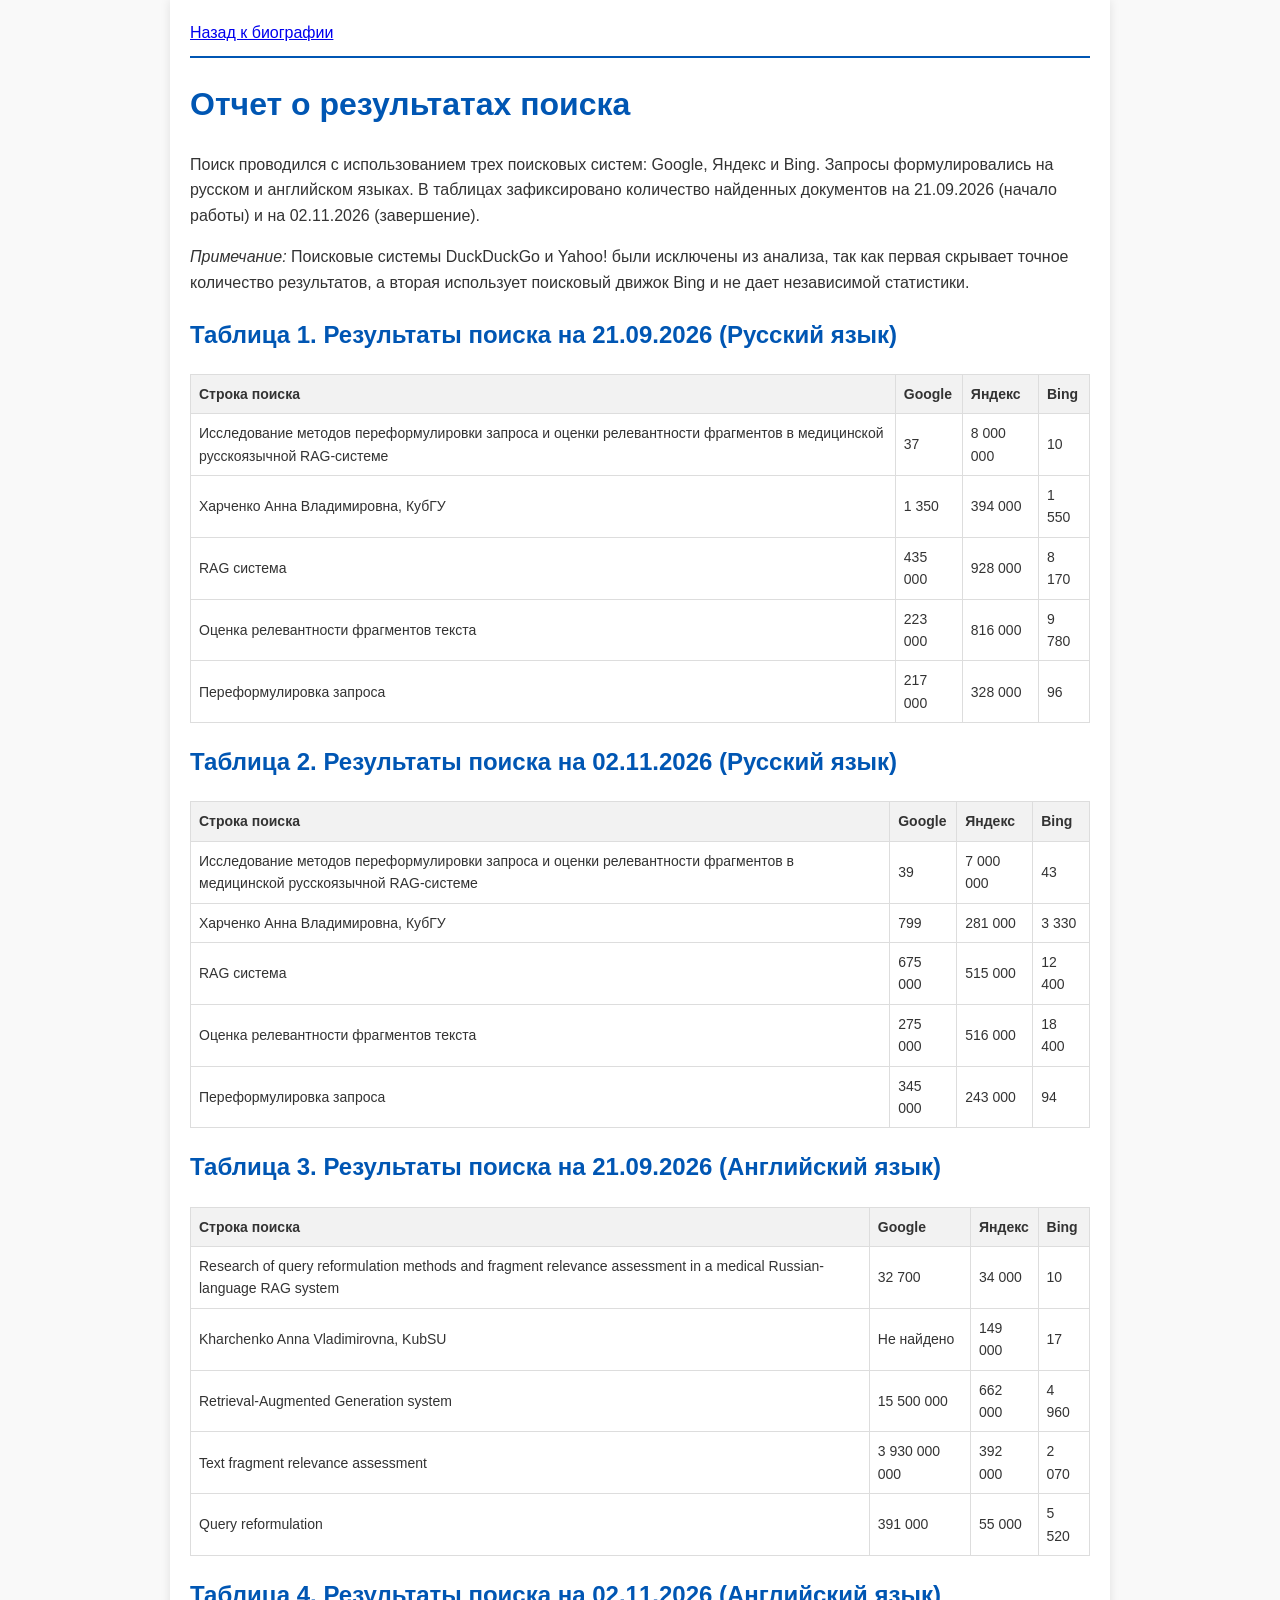
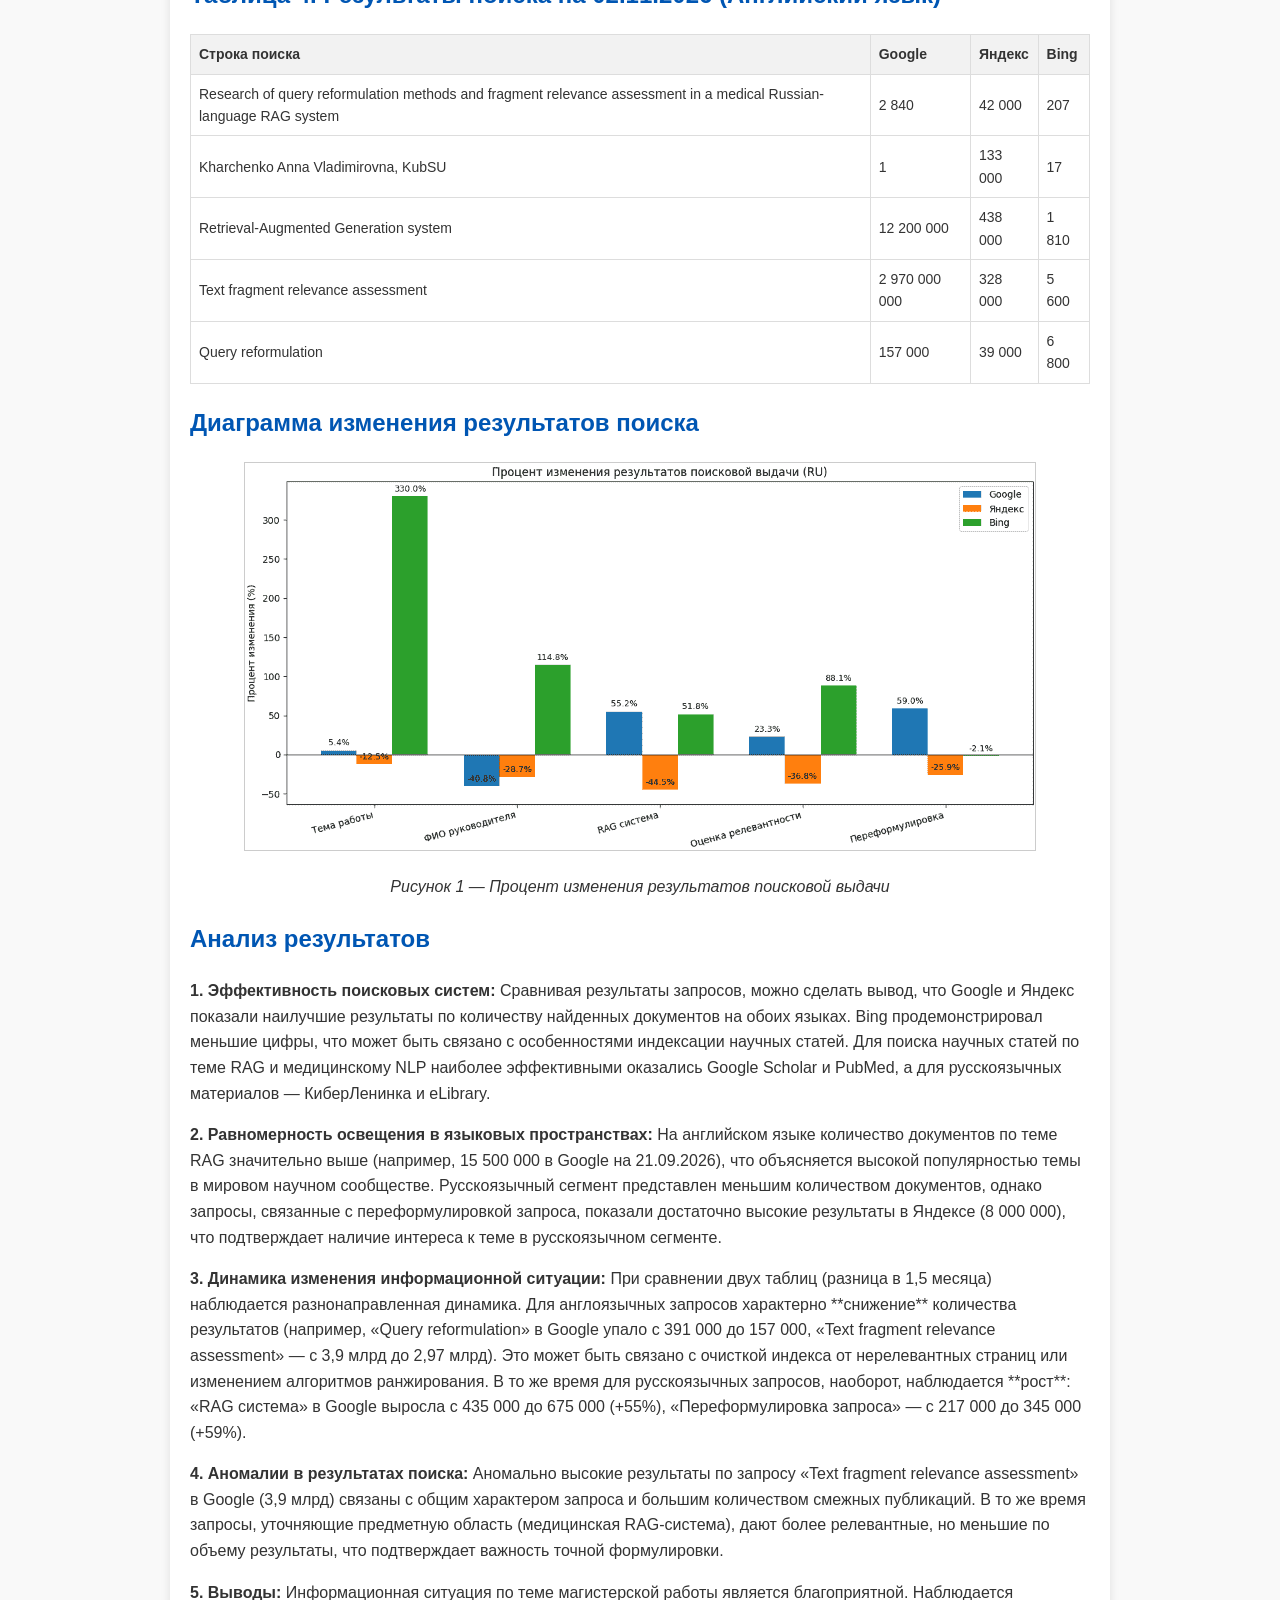
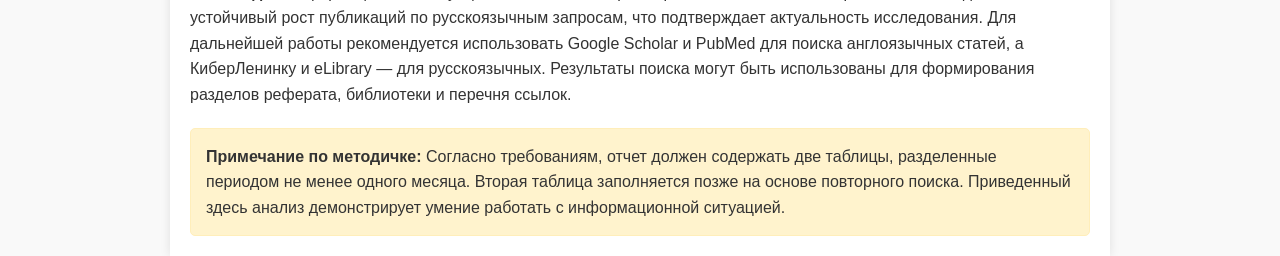
<file: links/zvit.htm>
<!DOCTYPE html>
<html lang="ru">
<head>
    <meta charset="UTF-8">
    <title>Отчет о поиске Иванчик АК Методы переформулировки запроса</title>
    <link rel="stylesheet" href="../master_style.css">
</head>
<body>
<div class="container">
    <header><a href="../index.htm">Назад к биографии</a></header>
    <main>
        <h1>Отчет о результатах поиска</h1>
        <p>Поиск проводился с использованием трех поисковых систем: Google, Яндекс и Bing. Запросы формулировались на русском и английском языках. В таблицах зафиксировано количество найденных документов на 21.09.2026 (начало работы) и на 02.11.2026 (завершение).</p>
        <p><em>Примечание:</em> Поисковые системы DuckDuckGo и Yahoo! были исключены из анализа, так как первая скрывает точное количество результатов, а вторая использует поисковый движок Bing и не дает независимой статистики.</p>

        <h2>Таблица 1. Результаты поиска на 21.09.2026 (Русский язык)</h2>
        <table>
            <tr><th>Строка поиска</th><th>Google</th><th>Яндекс</th><th>Bing</th></tr>
            <tr><td>Исследование методов переформулировки запроса и оценки релевантности фрагментов в медицинской русскоязычной RAG-системе</td><td>37</td><td>8 000 000</td><td>10</td></tr>
            <tr><td>Харченко Анна Владимировна, КубГУ</td><td>1 350</td><td>394 000</td><td>1 550</td></tr>
            <tr><td>RAG система</td><td>435 000</td><td>928 000</td><td>8 170</td></tr>
            <tr><td>Оценка релевантности фрагментов текста</td><td>223 000</td><td>816 000</td><td>9 780</td></tr>
            <tr><td>Переформулировка запроса</td><td>217 000</td><td>328 000</td><td>96</td></tr>
        </table>

        <h2>Таблица 2. Результаты поиска на 02.11.2026 (Русский язык)</h2>
        <table>
            <tr><th>Строка поиска</th><th>Google</th><th>Яндекс</th><th>Bing</th></tr>
            <tr><td>Исследование методов переформулировки запроса и оценки релевантности фрагментов в медицинской русскоязычной RAG-системе</td><td>39</td><td>7 000 000</td><td>43</td></tr>
            <tr><td>Харченко Анна Владимировна, КубГУ</td><td>799</td><td>281 000</td><td>3 330</td></tr>
            <tr><td>RAG система</td><td>675 000</td><td>515 000</td><td>12 400</td></tr>
            <tr><td>Оценка релевантности фрагментов текста</td><td>275 000</td><td>516 000</td><td>18 400</td></tr>
            <tr><td>Переформулировка запроса</td><td>345 000</td><td>243 000</td><td>94</td></tr>
        </table>

        <h2>Таблица 3. Результаты поиска на 21.09.2026 (Английский язык)</h2>
        <table>
            <tr><th>Строка поиска</th><th>Google</th><th>Яндекс</th><th>Bing</th></tr>
            <tr><td>Research of query reformulation methods and fragment relevance assessment in a medical Russian-language RAG system</td><td>32 700</td><td>34 000</td><td>10</td></tr>
            <tr><td>Kharchenko Anna Vladimirovna, KubSU</td><td>Не найдено</td><td>149 000</td><td>17</td></tr>
            <tr><td>Retrieval-Augmented Generation system</td><td>15 500 000</td><td>662 000</td><td>4 960</td></tr>
            <tr><td>Text fragment relevance assessment</td><td>3 930 000 000</td><td>392 000</td><td>2 070</td></tr>
            <tr><td>Query reformulation</td><td>391 000</td><td>55 000</td><td>5 520</td></tr>
        </table>

        <h2>Таблица 4. Результаты поиска на 02.11.2026 (Английский язык)</h2>
        <table>
            <tr><th>Строка поиска</th><th>Google</th><th>Яндекс</th><th>Bing</th></tr>
            <tr><td>Research of query reformulation methods and fragment relevance assessment in a medical Russian-language RAG system</td><td>2 840</td><td>42 000</td><td>207</td></tr>
            <tr><td>Kharchenko Anna Vladimirovna, KubSU</td><td>1</td><td>133 000</td><td>17</td></tr>
            <tr><td>Retrieval-Augmented Generation system</td><td>12 200 000</td><td>438 000</td><td>1 810</td></tr>
            <tr><td>Text fragment relevance assessment</td><td>2 970 000 000</td><td>328 000</td><td>5 600</td></tr>
            <tr><td>Query reformulation</td><td>157 000</td><td>39 000</td><td>6 800</td></tr>
        </table>

        <h2>Диаграмма изменения результатов поиска</h2>
        <div style="text-align: center;">
            <!-- ВСТАВЬТЕ СЮДА ФАЙЛ diagram.png, КОТОРЫЙ СГЕНЕРИРУЕТЕ В COLAB -->
            <img src="diagram.png" alt="Процент изменения результатов поисковой выдачи" style="max-width: 100%; height: auto; border: 1px solid #ccc;">
            <p><em>Рисунок 1 — Процент изменения результатов поисковой выдачи</em></p>
        </div>

        <h2>Анализ результатов</h2>
        <p><strong>1. Эффективность поисковых систем:</strong> Сравнивая результаты запросов, можно сделать вывод, что Google и Яндекс показали наилучшие результаты по количеству найденных документов на обоих языках. Bing продемонстрировал меньшие цифры, что может быть связано с особенностями индексации научных статей. Для поиска научных статей по теме RAG и медицинскому NLP наиболее эффективными оказались Google Scholar и PubMed, а для русскоязычных материалов — КиберЛенинка и eLibrary.</p>

        <p><strong>2. Равномерность освещения в языковых пространствах:</strong> На английском языке количество документов по теме RAG значительно выше (например, 15 500 000 в Google на 21.09.2026), что объясняется высокой популярностью темы в мировом научном сообществе. Русскоязычный сегмент представлен меньшим количеством документов, однако запросы, связанные с переформулировкой запроса, показали достаточно высокие результаты в Яндексе (8 000 000), что подтверждает наличие интереса к теме в русскоязычном сегменте.</p>

        <p><strong>3. Динамика изменения информационной ситуации:</strong> При сравнении двух таблиц (разница в 1,5 месяца) наблюдается разнонаправленная динамика. Для англоязычных запросов характерно **снижение** количества результатов (например, «Query reformulation» в Google упало с 391 000 до 157 000, «Text fragment relevance assessment» — с 3,9 млрд до 2,97 млрд). Это может быть связано с очисткой индекса от нерелевантных страниц или изменением алгоритмов ранжирования. В то же время для русскоязычных запросов, наоборот, наблюдается **рост**: «RAG система» в Google выросла с 435 000 до 675 000 (+55%), «Переформулировка запроса» — с 217 000 до 345 000 (+59%).</p>

        <p><strong>4. Аномалии в результатах поиска:</strong> Аномально высокие результаты по запросу «Text fragment relevance assessment» в Google (3,9 млрд) связаны с общим характером запроса и большим количеством смежных публикаций. В то же время запросы, уточняющие предметную область (медицинская RAG-система), дают более релевантные, но меньшие по объему результаты, что подтверждает важность точной формулировки.</p>

        <p><strong>5. Выводы:</strong> Информационная ситуация по теме магистерской работы является благоприятной. Наблюдается устойчивый рост публикаций по русскоязычным запросам, что подтверждает актуальность исследования. Для дальнейшей работы рекомендуется использовать Google Scholar и PubMed для поиска англоязычных статей, а КиберЛенинку и eLibrary — для русскоязычных. Результаты поиска могут быть использованы для формирования разделов реферата, библиотеки и перечня ссылок.</p>

        <div class="warning">
            <strong>Примечание по методичке:</strong> Согласно требованиям, отчет должен содержать две таблицы, разделенные периодом не менее одного месяца. Вторая таблица заполняется позже на основе повторного поиска. Приведенный здесь анализ демонстрирует умение работать с информационной ситуацией.
        </div>
    </main>
</div>
</body>
</html>
</file>
<file: master_style.css>
body { font-family: Arial, sans-serif; line-height: 1.6; color: #333; background-color: #f9f9f9; margin: 0; padding: 0; }
.container { max-width: 900px; margin: 0 auto; background: #fff; padding: 20px; box-shadow: 0 0 10px rgba(0,0,0,0.1); }
header { border-bottom: 2px solid #0056b3; padding-bottom: 10px; margin-bottom: 20px; }
nav a { margin-right: 15px; color: #0056b3; text-decoration: none; font-weight: bold; }
nav a:hover { text-decoration: underline; }
h1, h2, h3 { color: #0056b3; }
.photo-block { float: left; margin-right: 20px; margin-bottom: 10px; text-align: center; }
.photo-block img {
    border: 1px solid #ccc;
    padding: 3px;
    max-width: 180px; /* Жестко ограничиваем ширину */
    height: auto;     /* Пропорции сохраняются */
    display: block;
}
.clear { clear: both; }
table { width: 100%; border-collapse: collapse; margin-bottom: 20px; font-size: 14px; }
th, td { border: 1px solid #ddd; padding: 8px; text-align: left; }
th { background-color: #f2f2f2; }
.warning { background-color: #fff3cd; border: 1px solid #ffeeba; padding: 15px; margin-top: 20px; border-radius: 5px; }
</file>
